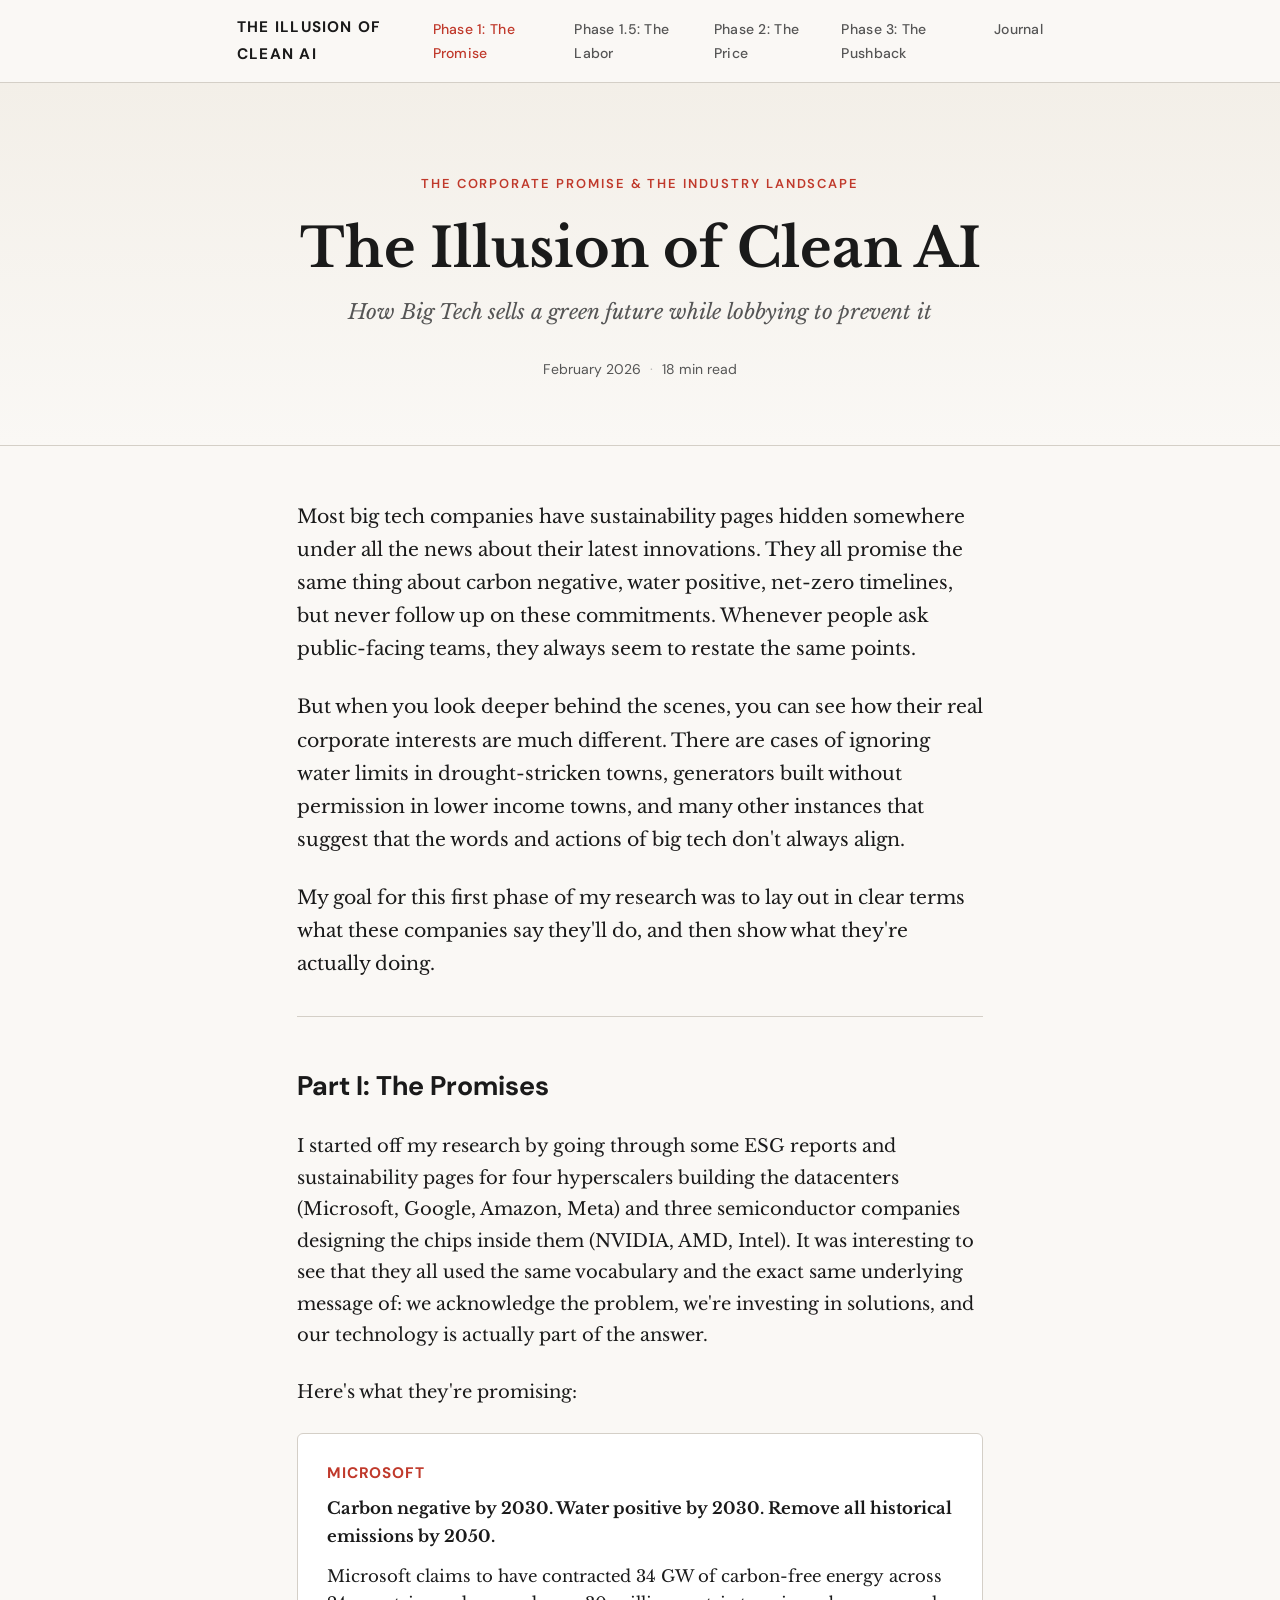
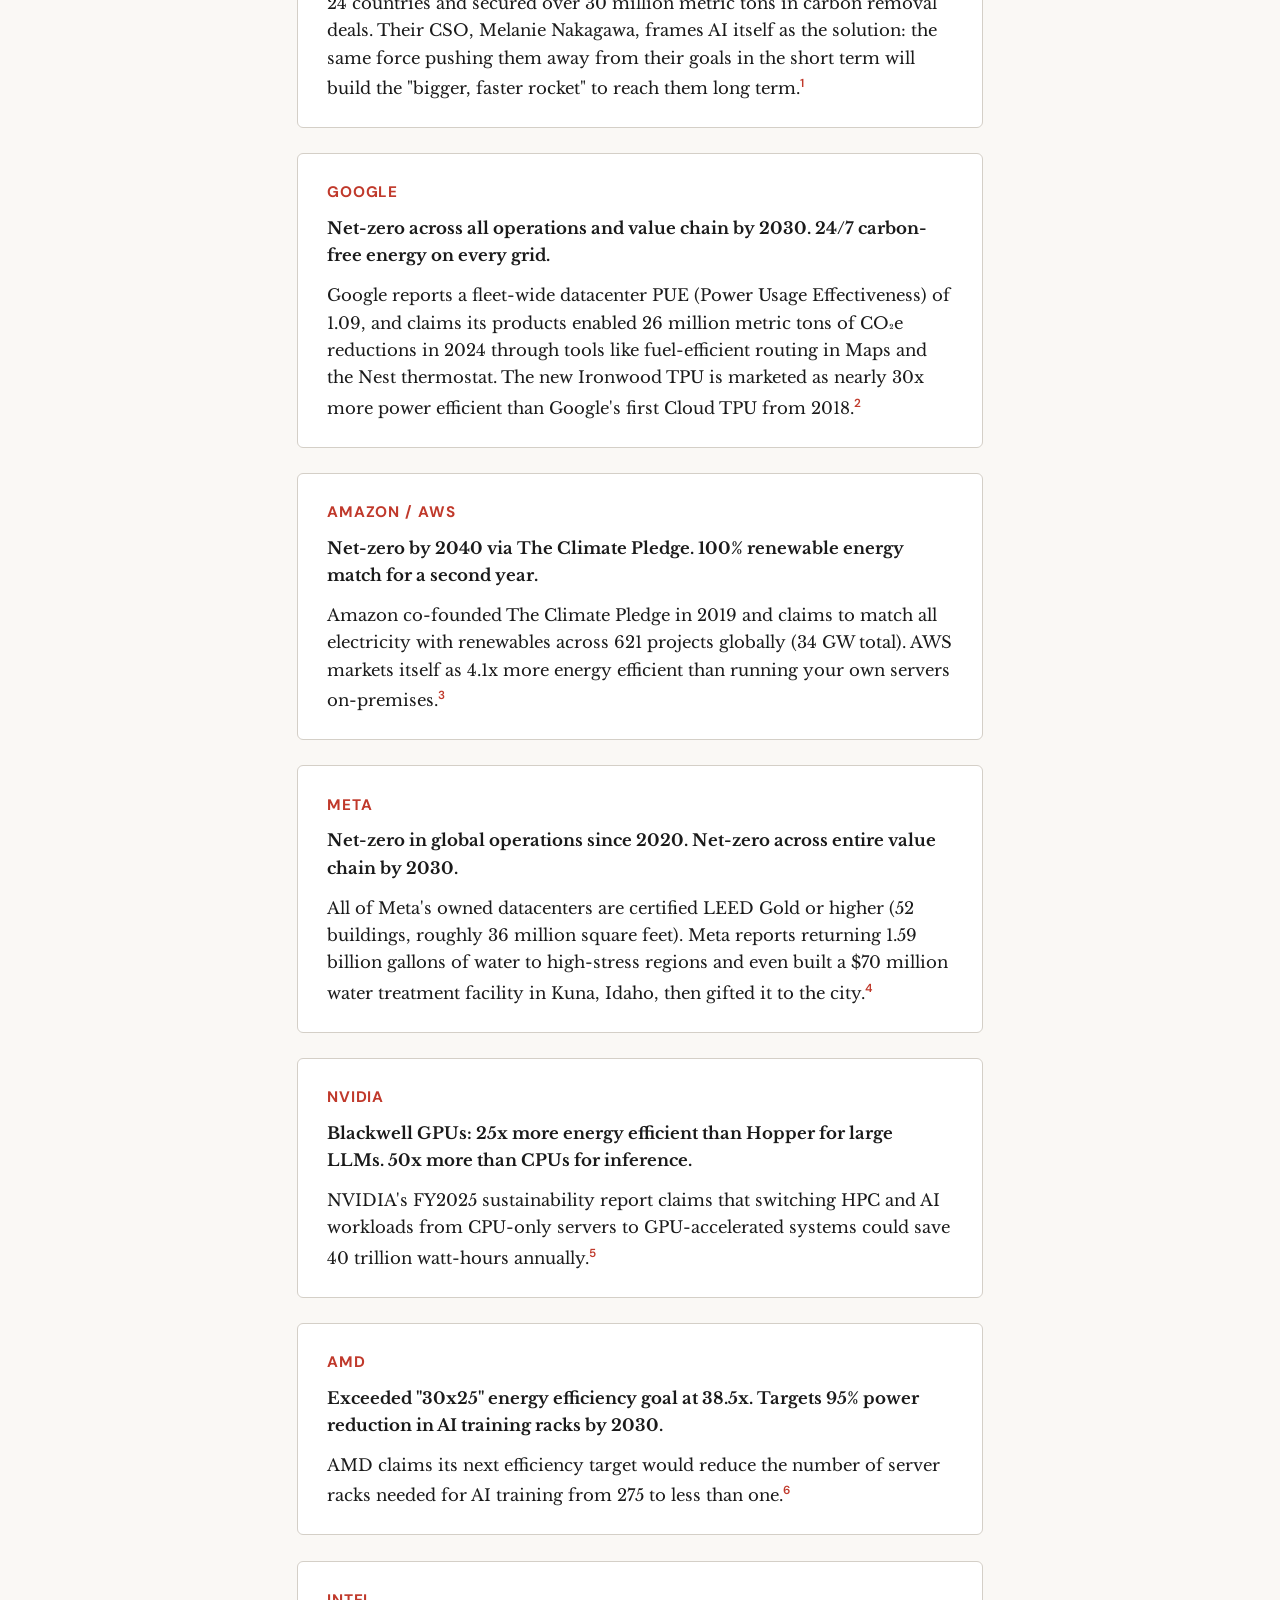
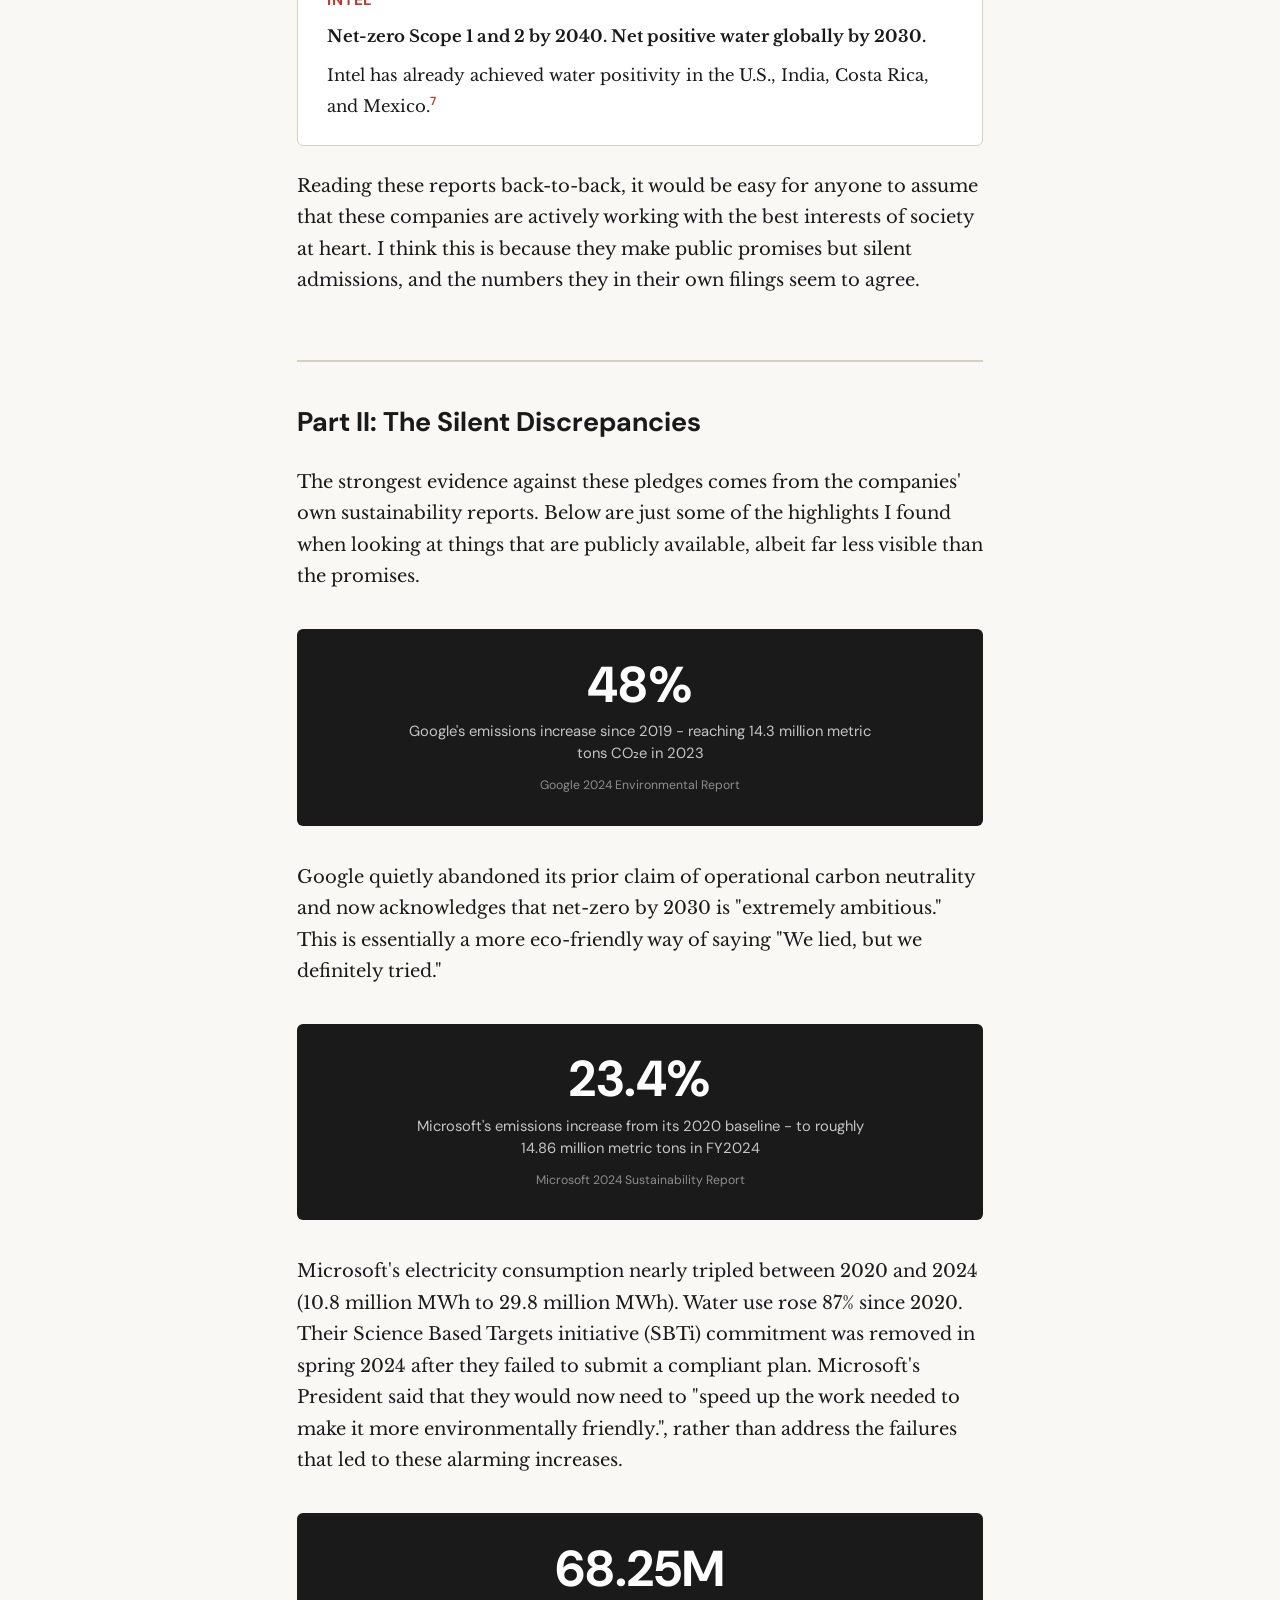
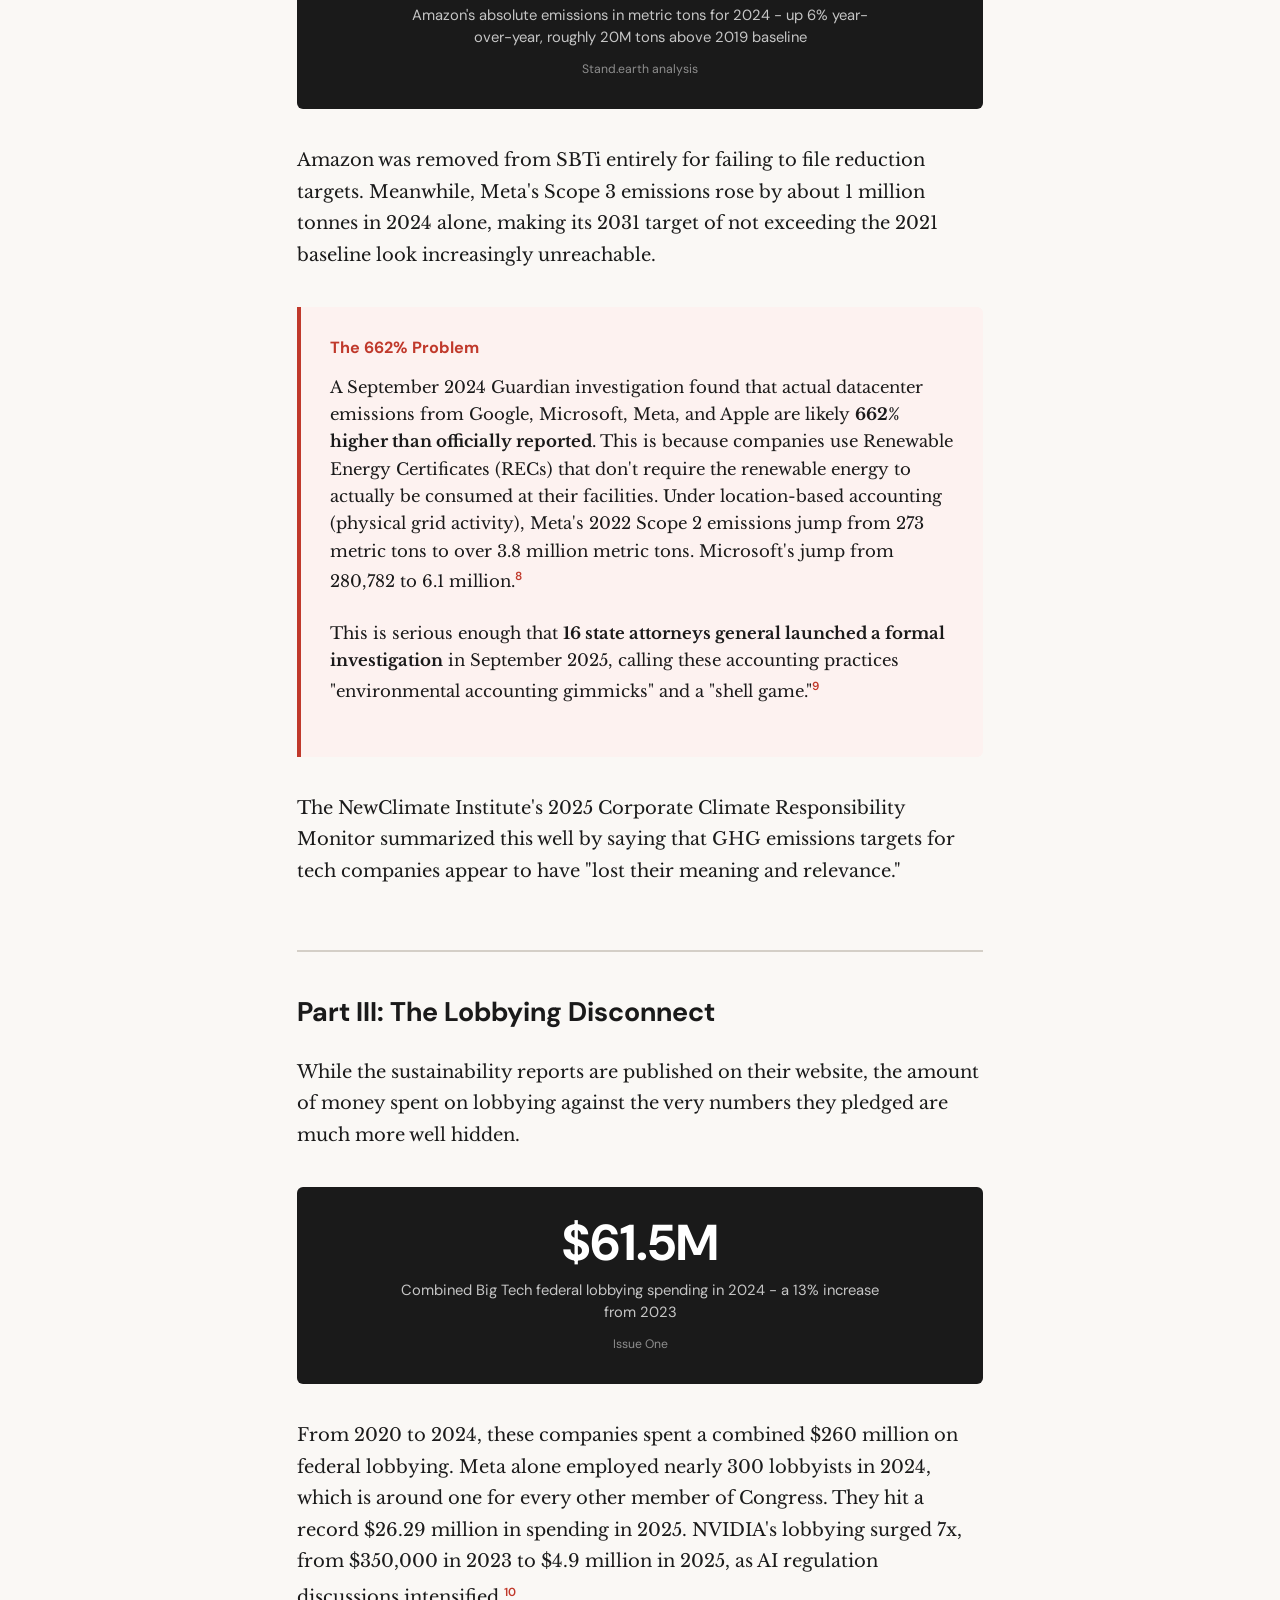
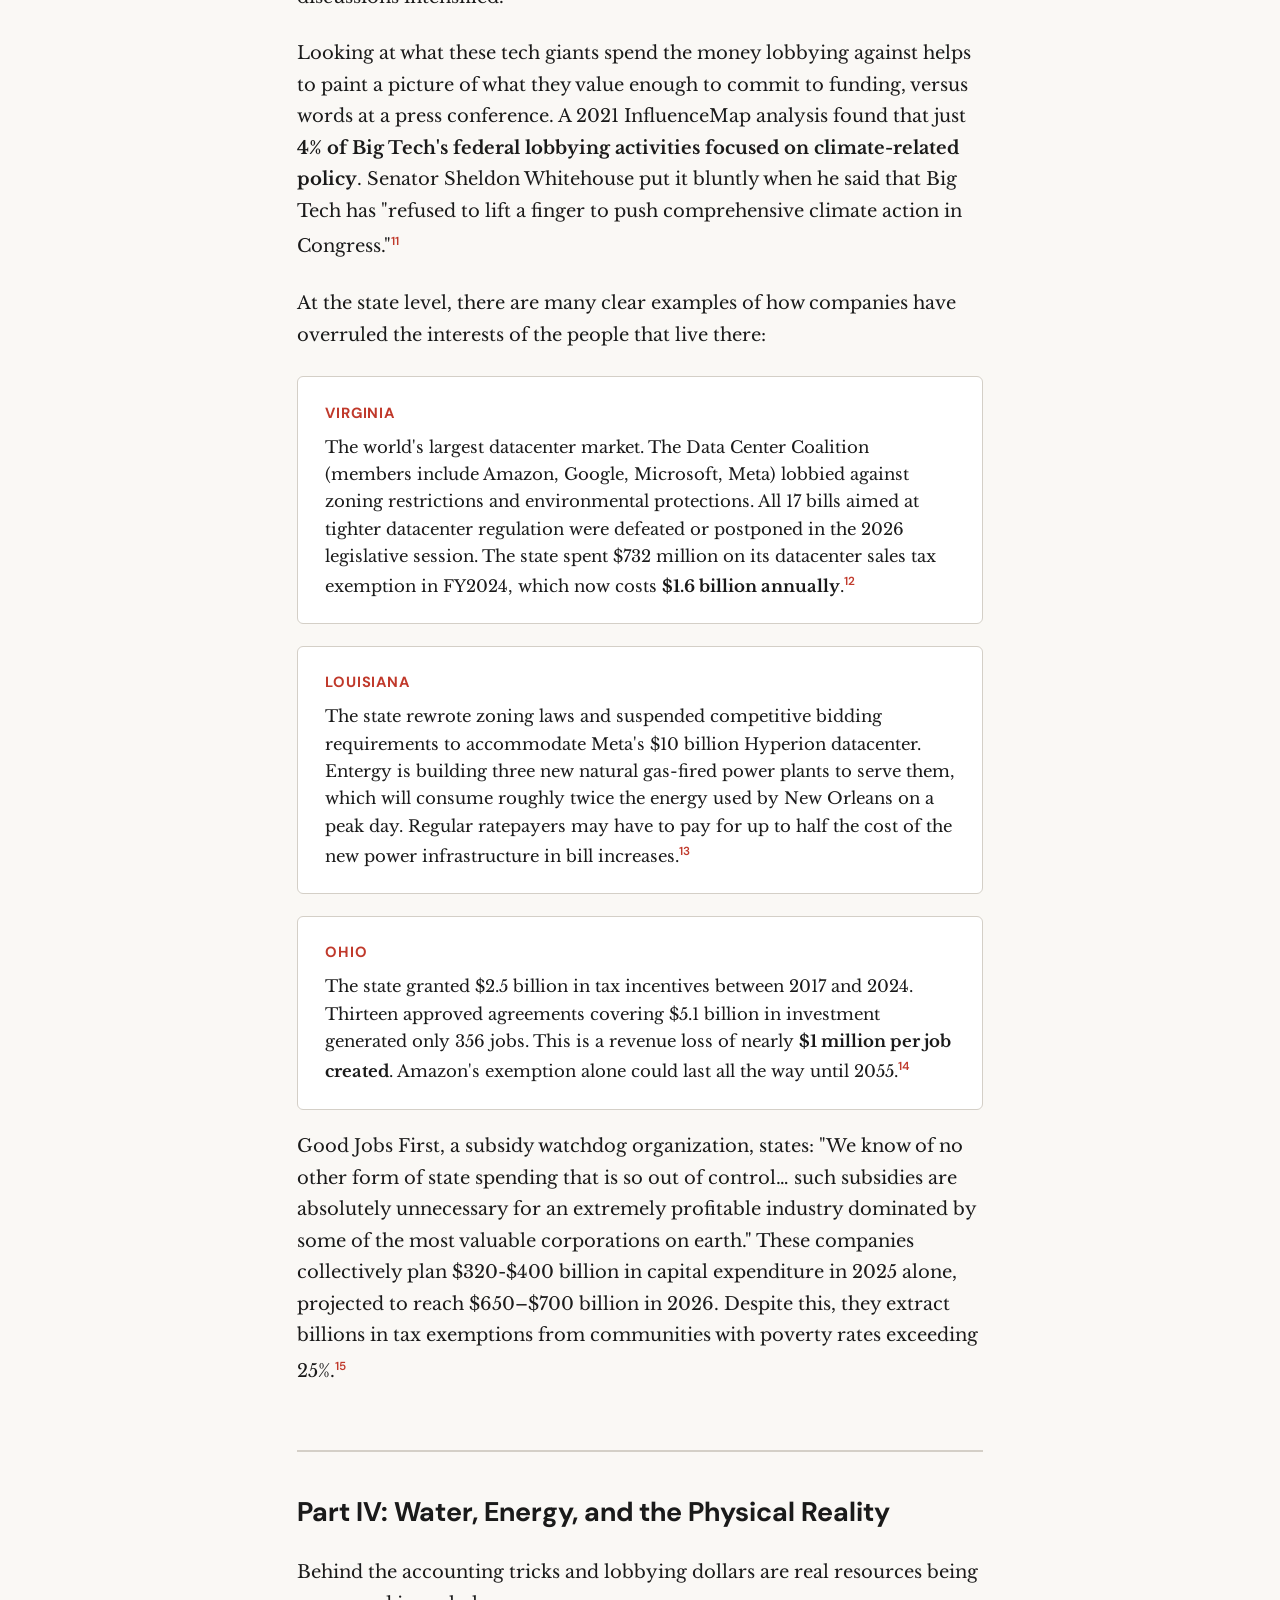
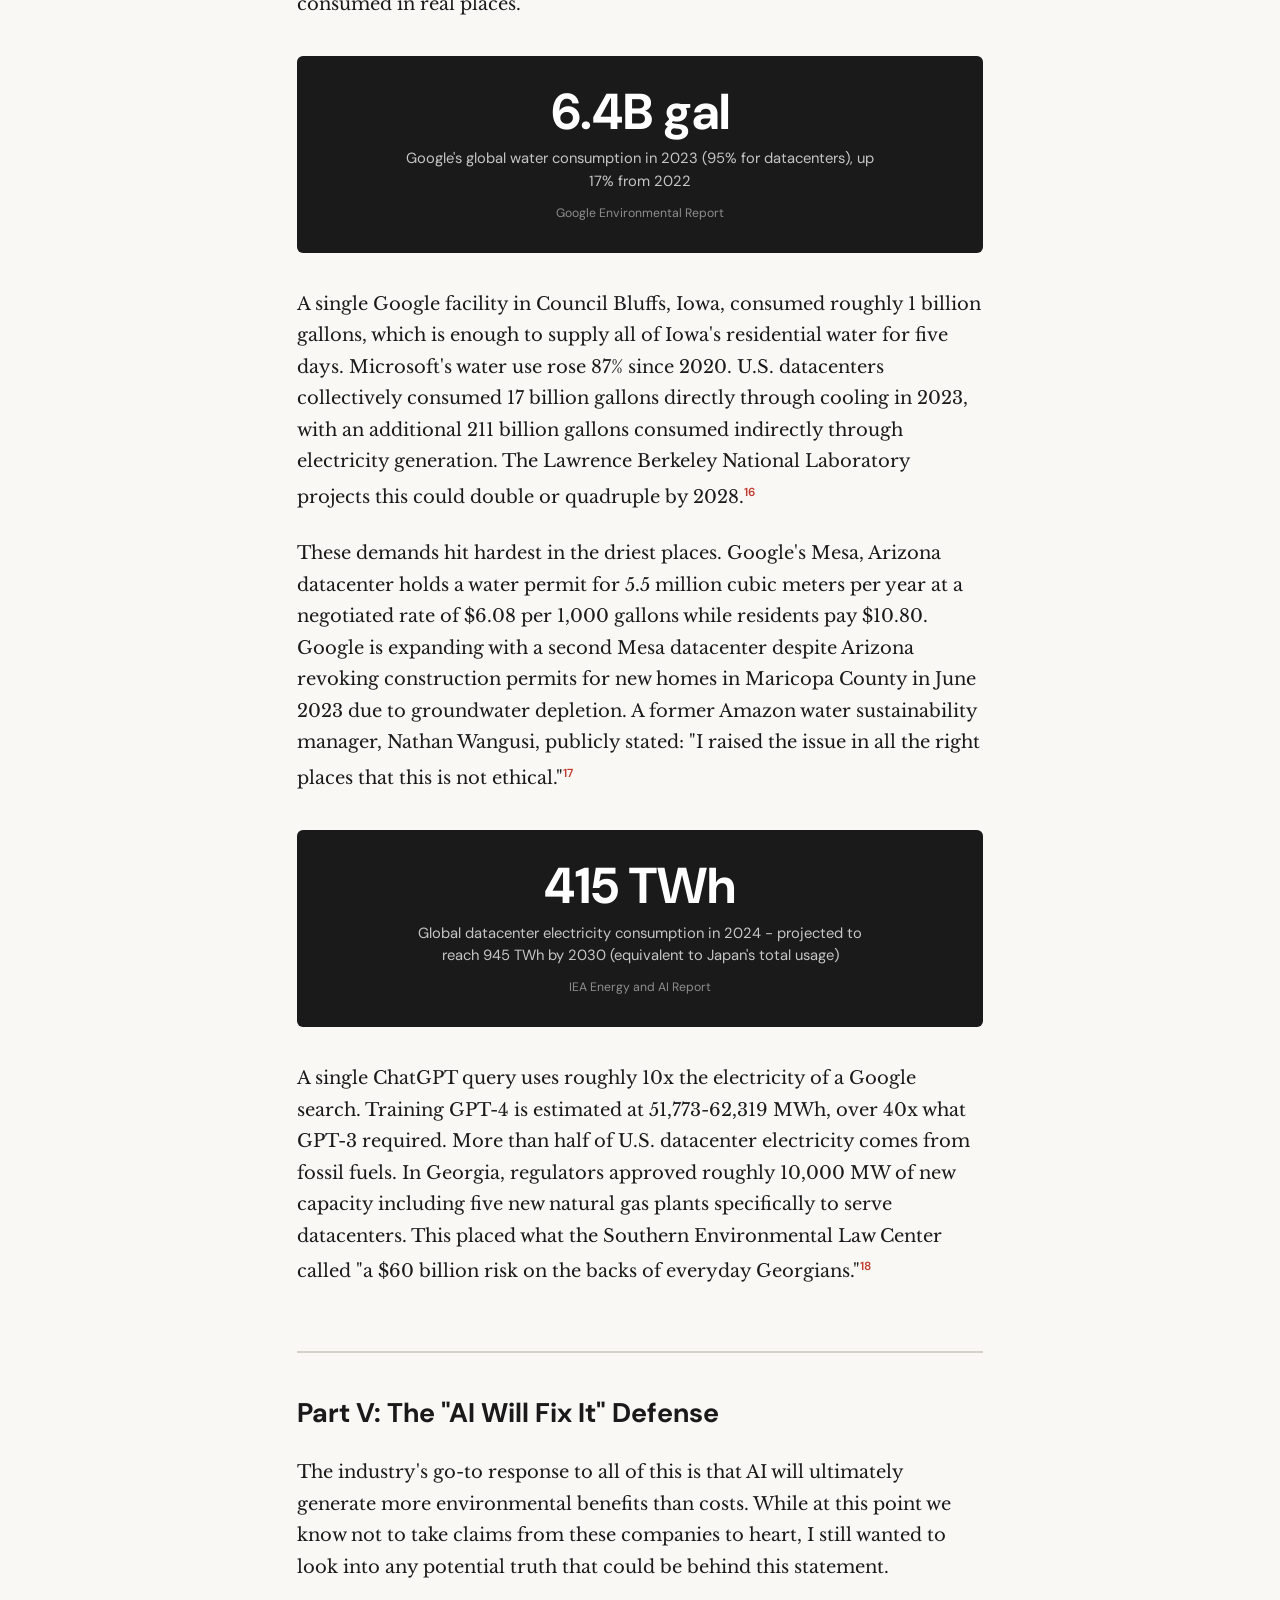
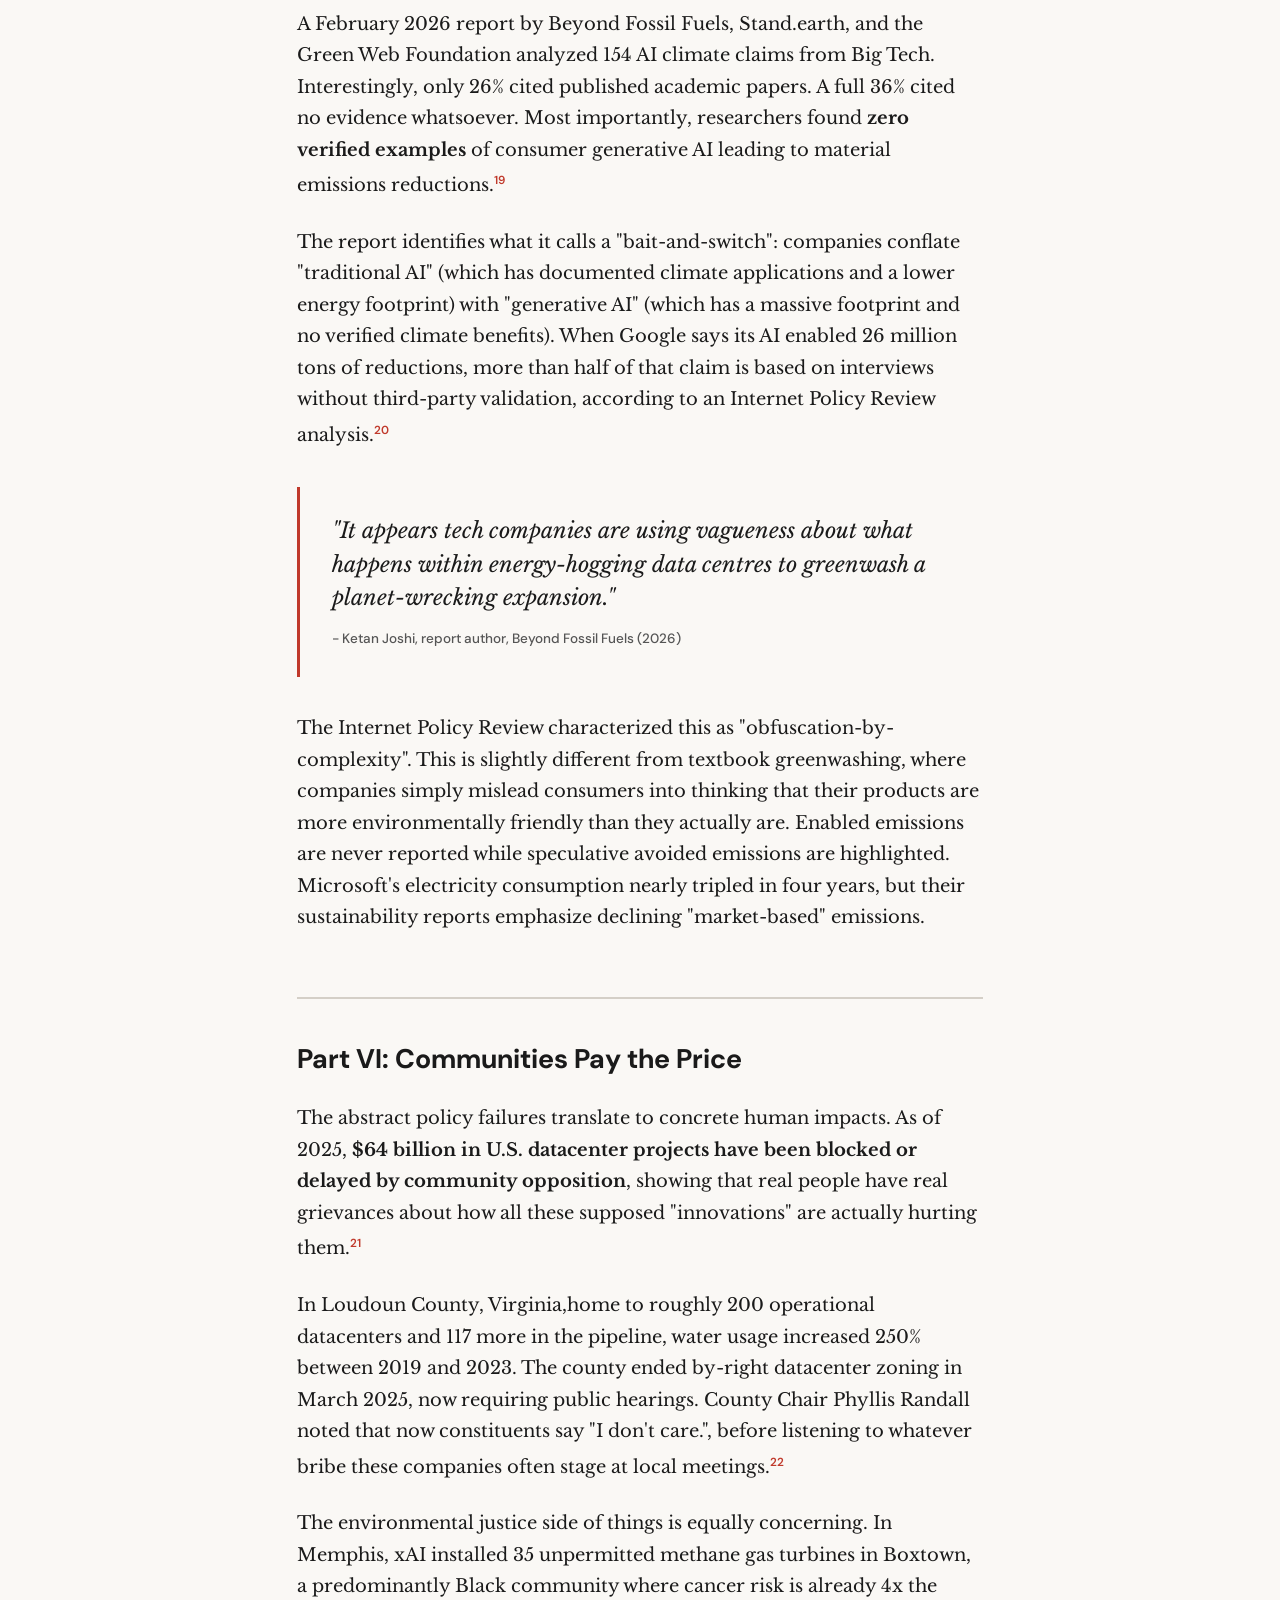
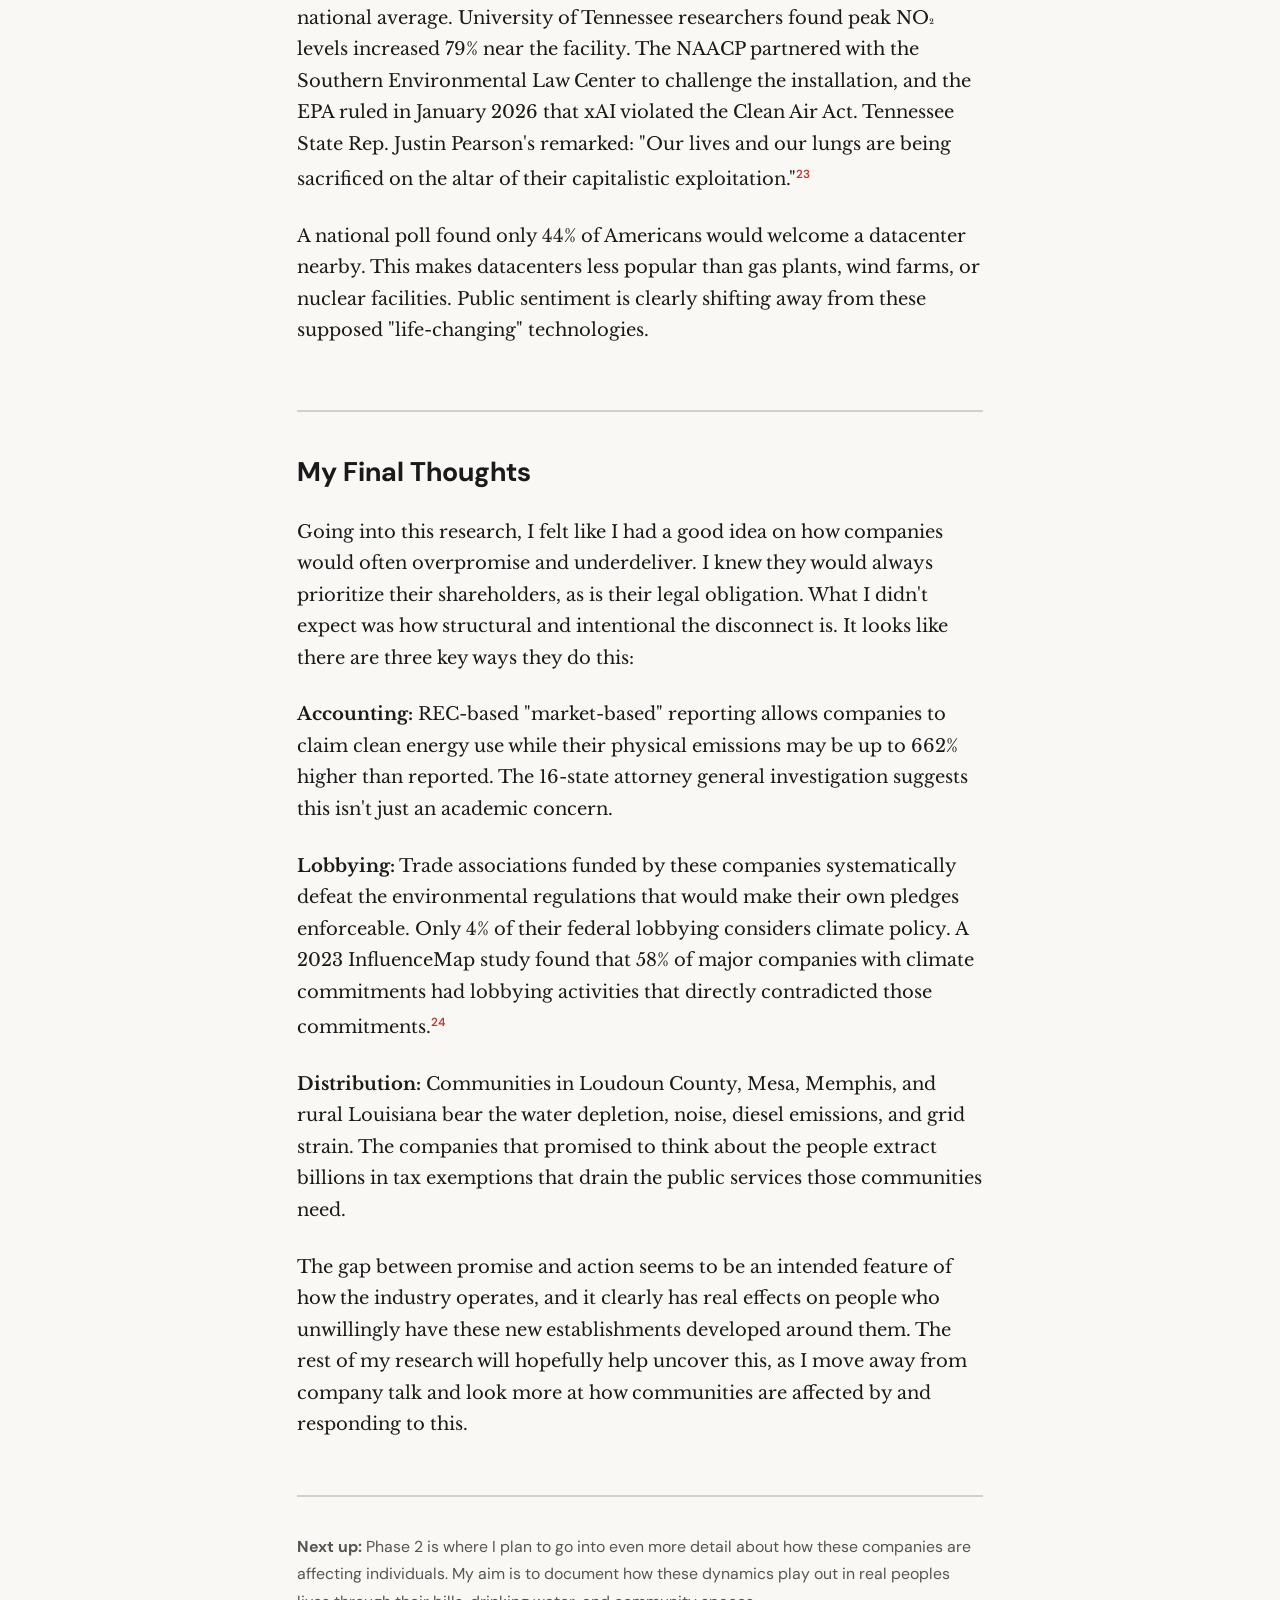
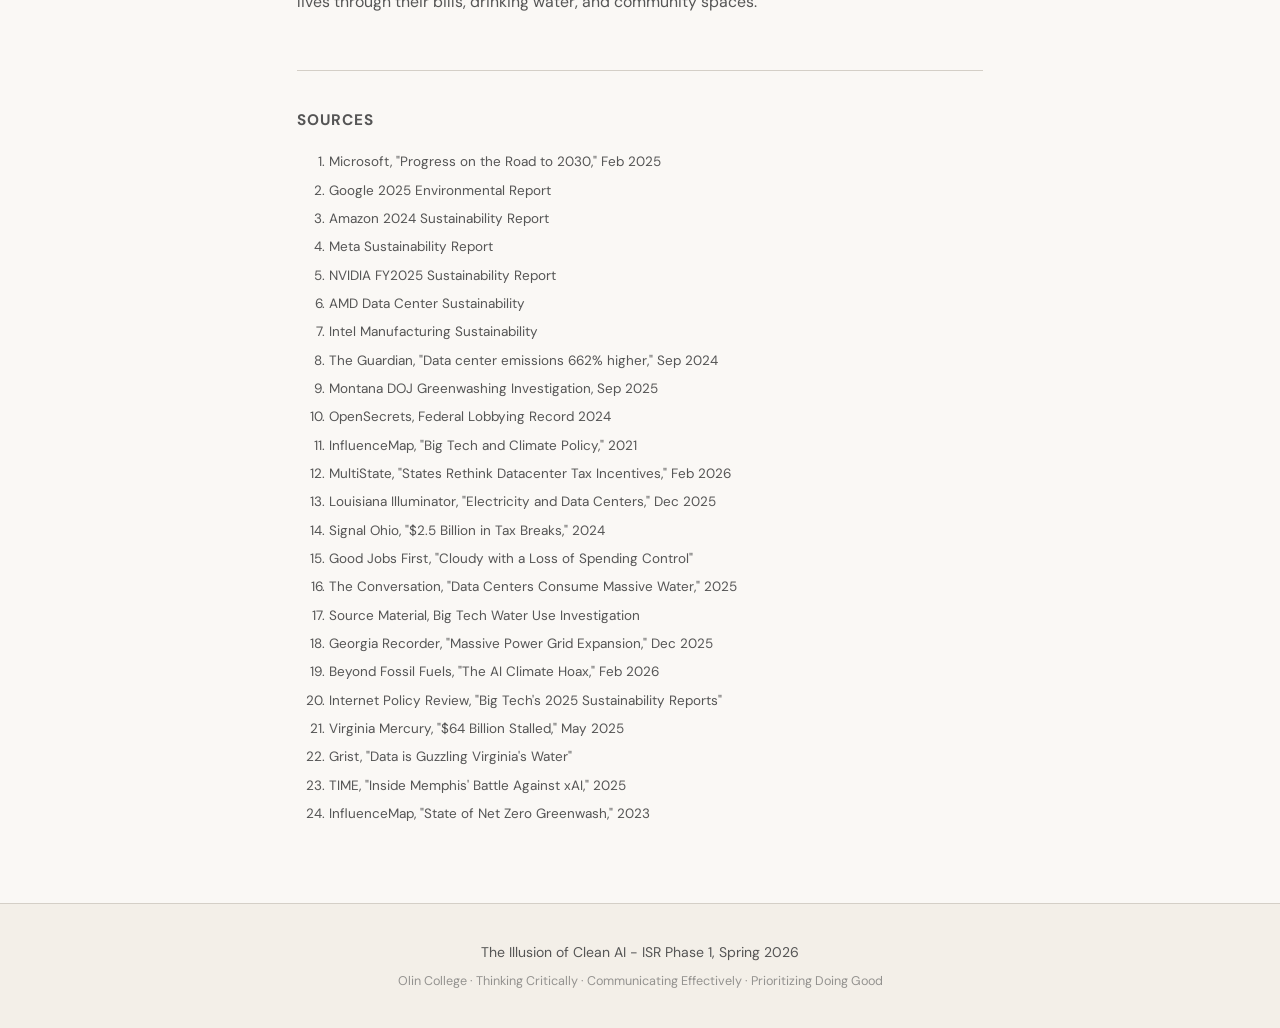
<file: index.html>
<!DOCTYPE html>
<html lang="en">
<head>
    <meta charset="UTF-8">
    <meta name="viewport" content="width=device-width, initial-scale=1.0">
    <title>The Illusion of Clean AI - Phase 1</title>
    <link href="https://fonts.googleapis.com/css2?family=Libre+Baskerville:ital,wght@0,400;0,700;1,400&family=DM+Sans:wght@400;500;600;700&family=JetBrains+Mono:wght@400;500&display=swap" rel="stylesheet">
    <link rel="stylesheet" href="style.css">
</head>
<body>
    <nav class="site-nav">
        <div class="nav-inner">
            <a href="index.html" class="nav-logo">The Illusion of Clean AI</a>
            <div class="nav-links">
                <a href="index.html" class="active">Phase 1: The Promise</a>
                <a href="phase1-5.html">Phase 1.5: The Labor</a>
                <a href="phase2.html">Phase 2: The Price</a>
                <a href="phase3.html">Phase 3: The Pushback</a>
                <a href="journal.html">Journal</a>
            </div>
        </div>
    </nav>

    <header class="hero">
        <div class="hero-inner">
            <div class="hero-label">The Corporate Promise & The Industry Landscape</div>
            <h1>The Illusion of Clean AI</h1>
            <p class="hero-subtitle">How Big Tech sells a green future while lobbying to prevent it</p>
            <div class="hero-meta">
                <span class="date">February 2026</span>
                <span class="sep">·</span>
                <span class="read-time">18 min read</span>
            </div>
        </div>
    </header>

    <main class="content">
        <article class="post">

            <div class="lede">
                <p>Most big tech companies have sustainability pages hidden somewhere under all the news about their latest innovations. They all promise the same thing about carbon negative, water positive, net-zero timelines, but never follow up on these commitments. Whenever people ask public-facing teams, they always seem to restate the same points.</p>
                <p>But when you look deeper behind the scenes, you can see how their real corporate interests are much different. There are cases of ignoring water limits in drought-stricken towns, generators built without permission in lower income towns, and many other instances that suggest that the words and actions of big tech don't always align.</p>
                <p>My goal for this first phase of my research was to lay out in clear terms what these companies say they'll do, and then show what they're actually doing.</p>
            </div>

            <!-- SECTION 1 -->
            <h2>Part I: The Promises</h2>

            <p>I started off my research by going through some ESG reports and sustainability pages for four hyperscalers building the datacenters (Microsoft, Google, Amazon, Meta) and three semiconductor companies designing the chips inside them (NVIDIA, AMD, Intel). It was interesting to see that they all used the same vocabulary and the exact same underlying message of: we acknowledge the problem, we're investing in solutions, and our technology is actually part of the answer.</p>

            <p>Here's what they're promising:</p>

            <div class="company-card">
                <h3>Microsoft</h3>
                <p><strong>Carbon negative by 2030. Water positive by 2030. Remove all historical emissions by 2050.</strong></p>
                <p>Microsoft claims to have contracted 34 GW of carbon-free energy across 24 countries and secured over 30 million metric tons in carbon removal deals. Their CSO, Melanie Nakagawa, frames AI itself as the solution: the same force pushing them away from their goals in the short term will build the "bigger, faster rocket" to reach them long term.<sup><a href="https://blogs.microsoft.com/on-the-issues/2025/02/13/progress-on-the-road-to-2030/" target="_blank">1</a></sup></p>
            </div>

            <div class="company-card">
                <h3>Google</h3>
                <p><strong>Net-zero across all operations and value chain by 2030. 24/7 carbon-free energy on every grid.</strong></p>
                <p>Google reports a fleet-wide datacenter PUE (Power Usage Effectiveness) of 1.09, and claims its products enabled 26 million metric tons of CO₂e reductions in 2024 through tools like fuel-efficient routing in Maps and the Nest thermostat. The new Ironwood TPU is marketed as nearly 30x more power efficient than Google's first Cloud TPU from 2018.<sup><a href="https://sustainability.google/google-2025-environmental-report/" target="_blank">2</a></sup></p>
            </div>

            <div class="company-card">
                <h3>Amazon / AWS</h3>
                <p><strong>Net-zero by 2040 via The Climate Pledge. 100% renewable energy match for a second year.</strong></p>
                <p>Amazon co-founded The Climate Pledge in 2019 and claims to match all electricity with renewables across 621 projects globally (34 GW total). AWS markets itself as 4.1x more energy efficient than running your own servers on-premises.<sup><a href="https://sustainability.aboutamazon.com/2024-report" target="_blank">3</a></sup></p>
            </div>

            <div class="company-card">
                <h3>Meta</h3>
                <p><strong>Net-zero in global operations since 2020. Net-zero across entire value chain by 2030.</strong></p>
                <p>All of Meta's owned datacenters are certified LEED Gold or higher (52 buildings, roughly 36 million square feet). Meta reports returning 1.59 billion gallons of water to high-stress regions and even built a $70 million water treatment facility in Kuna, Idaho, then gifted it to the city.<sup><a href="https://sustainability.atmeta.com/" target="_blank">4</a></sup></p>
            </div>

            <div class="company-card">
                <h3>NVIDIA</h3>
                <p><strong>Blackwell GPUs: 25x more energy efficient than Hopper for large LLMs. 50x more than CPUs for inference.</strong></p>
                <p>NVIDIA's FY2025 sustainability report claims that switching HPC and AI workloads from CPU-only servers to GPU-accelerated systems could save 40 trillion watt-hours annually.<sup><a href="https://images.nvidia.com/aem-dam/Solutions/documents/NVIDIA-Sustainability-Report-Fiscal-Year-2025.pdf" target="_blank">5</a></sup></p>
            </div>

            <div class="company-card">
                <h3>AMD</h3>
                <p><strong>Exceeded "30x25" energy efficiency goal at 38.5x. Targets 95% power reduction in AI training racks by 2030.</strong></p>
                <p>AMD claims its next efficiency target would reduce the number of server racks needed for AI training from 275 to less than one.<sup><a href="https://www.amd.com/en/corporate/corporate-responsibility/data-center-sustainability.html" target="_blank">6</a></sup></p>
            </div>

            <div class="company-card">
                <h3>Intel</h3>
                <p><strong>Net-zero Scope 1 and 2 by 2040. Net positive water globally by 2030.</strong></p>
                <p>Intel has already achieved water positivity in the U.S., India, Costa Rica, and Mexico.<sup><a href="https://www.intel.com/content/www/us/en/foundry/manufacturing/sustainability.html" target="_blank">7</a></sup></p>
            </div>

            <p>Reading these reports back-to-back, it would be easy for anyone to assume that these companies are actively working with the best interests of society at heart. I think this is because they make public promises but silent admissions, and the numbers they in their own filings seem to agree.</p>

            <!-- SECTION 2 -->
            <h2>Part II: The Silent Discrepancies</h2>

            <p>The strongest evidence against these pledges comes from the companies' own sustainability reports. Below are just some of the highlights I found when looking at things that are publicly available, albeit far less visible than the promises.</p>

            <div class="stat-block">
                <div class="stat-number">48%</div>
                <div class="stat-label">Google's emissions increase since 2019 - reaching 14.3 million metric tons CO₂e in 2023</div>
                <div class="stat-source"><a href="https://blog.google/outreach-initiatives/sustainability/2024-environmental-report/" target="_blank">Google 2024 Environmental Report</a></div>
            </div>

            <p>Google quietly abandoned its prior claim of operational carbon neutrality and now acknowledges that net-zero by 2030 is "extremely ambitious." This is essentially a more eco-friendly way of saying "We lied, but we definitely tried."</p>

            <div class="stat-block">
                <div class="stat-number">23.4%</div>
                <div class="stat-label">Microsoft's emissions increase from its 2020 baseline - to roughly 14.86 million metric tons in FY2024</div>
                <div class="stat-source"><a href="https://blogs.microsoft.com/on-the-issues/2024/05/15/microsoft-environmental-sustainability-report-2024/" target="_blank">Microsoft 2024 Sustainability Report</a></div>
            </div>

            <p>Microsoft's electricity consumption nearly tripled between 2020 and 2024 (10.8 million MWh to 29.8 million MWh). Water use rose 87% since 2020. Their Science Based Targets initiative (SBTi) commitment was removed in spring 2024 after they failed to submit a compliant plan. Microsoft's President said that they would now need to "speed up the work needed to make it more environmentally friendly.", rather than address the failures that led to these alarming increases.</p>

            <div class="stat-block">
                <div class="stat-number">68.25M</div>
                <div class="stat-label">Amazon's absolute emissions in metric tons for 2024 - up 6% year-over-year, roughly 20M tons above 2019 baseline</div>
                <div class="stat-source"><a href="https://stand.earth/press-releases/amazons-sustainability-report-shows-the-company-moving-the-wrong-way-on-climate-with-continued-emissions-growth/" target="_blank">Stand.earth analysis</a></div>
            </div>

            <p>Amazon was removed from SBTi entirely for failing to file reduction targets. Meanwhile, Meta's Scope 3 emissions rose by about 1 million tonnes in 2024 alone, making its 2031 target of not exceeding the 2021 baseline look increasingly unreachable.</p>

            <div class="callout">
                <h4>The 662% Problem</h4>
                <p>A September 2024 Guardian investigation found that actual datacenter emissions from Google, Microsoft, Meta, and Apple are likely <strong>662% higher than officially reported</strong>. This is because companies use Renewable Energy Certificates (RECs) that don't require the renewable energy to actually be consumed at their facilities. Under location-based accounting (physical grid activity), Meta's 2022 Scope 2 emissions jump from 273 metric tons to over 3.8 million metric tons. Microsoft's jump from 280,782 to 6.1 million.<sup><a href="https://www.theguardian.com/technology/2024/sep/15/data-center-gas-emissions-tech" target="_blank">8</a></sup></p>
                <p>This is serious enough that <strong>16 state attorneys general launched a formal investigation</strong> in September 2025, calling these accounting practices "environmental accounting gimmicks" and a "shell game."<sup><a href="https://dojmt.gov/attorney-general-knudsen-launches-investigation-into-big-tech-companies/" target="_blank">9</a></sup></p>
            </div>

            <p>The NewClimate Institute's 2025 Corporate Climate Responsibility Monitor summarized this well by saying that GHG emissions targets for tech companies appear to have "lost their meaning and relevance."</p>

            <!-- SECTION 3 -->
            <h2>Part III: The Lobbying Disconnect</h2>

            <p>While the sustainability reports are published on their website, the amount of money spent on lobbying against the very numbers they pledged are much more well hidden.</p>

            <div class="stat-block">
                <div class="stat-number">$61.5M</div>
                <div class="stat-label">Combined Big Tech federal lobbying spending in 2024 - a 13% increase from 2023</div>
                <div class="stat-source"><a href="https://issueone.org/articles/big-tech-spent-record-sums-on-lobbying-last-year/" target="_blank">Issue One</a></div>
            </div>

            <p>From 2020 to 2024, these companies spent a combined $260 million on federal lobbying. Meta alone employed nearly 300 lobbyists in 2024, which is around one for every other member of Congress. They hit a record $26.29 million in spending in 2025. NVIDIA's lobbying surged 7x, from $350,000 in 2023 to $4.9 million in 2025, as AI regulation discussions intensified.<sup><a href="https://www.opensecrets.org/news/2025/02/federal-lobbying-set-new-record-in-2024/" target="_blank">10</a></sup></p>

            <p>Looking at what these tech giants spend the money lobbying against helps to paint a picture of what they value enough to commit to funding, versus words at a press conference. A 2021 InfluenceMap analysis found that just <strong>4% of Big Tech's federal lobbying activities focused on climate-related policy</strong>. Senator Sheldon Whitehouse put it bluntly when he said that Big Tech has "refused to lift a finger to push comprehensive climate action in Congress."<sup><a href="https://influencemap.org/report/Big-Tech-and-Climate-Policy-afb476c56f217ea0ab351d79096df04a" target="_blank">11</a></sup></p>

            <p>At the state level, there are many clear examples of how companies have overruled the interests of the people that live there:</p>

            <div class="example-block">
                <h4>Virginia</h4>
                <p>The world's largest datacenter market. The Data Center Coalition (members include Amazon, Google, Microsoft, Meta) lobbied against zoning restrictions and environmental protections. All 17 bills aimed at tighter datacenter regulation were defeated or postponed in the 2026 legislative session. The state spent $732 million on its datacenter sales tax exemption in FY2024, which now costs <strong>$1.6 billion annually</strong>.<sup><a href="https://www.multistate.us/insider/2026/2/4/states-rethink-data-center-tax-incentives-as-costs-soar" target="_blank">12</a></sup></p>
            </div>

            <div class="example-block">
                <h4>Louisiana</h4>
                <p>The state rewrote zoning laws and suspended competitive bidding requirements to accommodate Meta's $10 billion Hyperion datacenter. Entergy is building three new natural gas-fired power plants to serve them, which will consume roughly twice the energy used by New Orleans on a peak day. Regular ratepayers may have to pay for up to half the cost of the new power infrastructure in bill increases.<sup><a href="https://lailluminator.com/2025/12/19/electricity-data-centers/" target="_blank">13</a></sup></p>
            </div>

            <div class="example-block">
                <h4>Ohio</h4>
                <p>The state granted $2.5 billion in tax incentives between 2017 and 2024. Thirteen approved agreements covering $5.1 billion in investment generated only 356 jobs. This is a revenue loss of nearly <strong>$1 million per job created</strong>. Amazon's exemption alone could last all the way until 2055.<sup><a href="https://signalohio.org/data-centers-have-claimed-2-5-billion-in-tax-breaks-since-2017-report-says/" target="_blank">14</a></sup></p>
            </div>

            <p>Good Jobs First, a subsidy watchdog organization, states: "We know of no other form of state spending that is so out of control… such subsidies are absolutely unnecessary for an extremely profitable industry dominated by some of the most valuable corporations on earth." These companies collectively plan $320-$400 billion in capital expenditure in 2025 alone, projected to reach $650–$700 billion in 2026. Despite this, they extract billions in tax exemptions from communities with poverty rates exceeding 25%.<sup><a href="https://goodjobsfirst.org/cloudy-with-a-loss-of-spending-control-how-data-centers-are-endangering-state-budgets/" target="_blank">15</a></sup></p>

            <!-- SECTION 4 -->
            <h2>Part IV: Water, Energy, and the Physical Reality</h2>

            <p>Behind the accounting tricks and lobbying dollars are real resources being consumed in real places.</p>

            <div class="stat-block">
                <div class="stat-number">6.4B gal</div>
                <div class="stat-label">Google's global water consumption in 2023 (95% for datacenters), up 17% from 2022</div>
                <div class="stat-source"><a href="https://sustainability.google/reports/google-2024-environmental-report/" target="_blank">Google Environmental Report</a></div>
            </div>

            <p>A single Google facility in Council Bluffs, Iowa, consumed roughly 1 billion gallons, which is enough to supply all of Iowa's residential water for five days. Microsoft's water use rose 87% since 2020. U.S. datacenters collectively consumed 17 billion gallons directly through cooling in 2023, with an additional 211 billion gallons consumed indirectly through electricity generation. The Lawrence Berkeley National Laboratory projects this could double or quadruple by 2028.<sup><a href="https://theconversation.com/data-centers-consume-massive-amounts-of-water-companies-rarely-tell-the-public-exactly-how-much-262901" target="_blank">16</a></sup></p>

            <p>These demands hit hardest in the driest places. Google's Mesa, Arizona datacenter holds a water permit for 5.5 million cubic meters per year at a negotiated rate of $6.08 per 1,000 gallons while residents pay $10.80. Google is expanding with a second Mesa datacenter despite Arizona revoking construction permits for new homes in Maricopa County in June 2023 due to groundwater depletion. A former Amazon water sustainability manager, Nathan Wangusi, publicly stated: "I raised the issue in all the right places that this is not ethical."<sup><a href="https://www.source-material.org/amazon-microsoft-google-trump-data-centres-water-use/" target="_blank">17</a></sup></p>

            <div class="stat-block">
                <div class="stat-number">415 TWh</div>
                <div class="stat-label">Global datacenter electricity consumption in 2024 - projected to reach 945 TWh by 2030 (equivalent to Japan's total usage)</div>
                <div class="stat-source"><a href="https://www.iea.org/reports/energy-and-ai/energy-demand-from-ai" target="_blank">IEA Energy and AI Report</a></div>
            </div>

            <p>A single ChatGPT query uses roughly 10x the electricity of a Google search. Training GPT-4 is estimated at 51,773-62,319 MWh, over 40x what GPT-3 required. More than half of U.S. datacenter electricity comes from fossil fuels. In Georgia, regulators approved roughly 10,000 MW of new capacity including five new natural gas plants specifically to serve datacenters. This placed what the Southern Environmental Law Center called "a $60 billion risk on the backs of everyday Georgians."<sup><a href="https://georgiarecorder.com/2025/12/19/georgia-regulators-approve-massive-power-grid-expansion-to-serve-data-centers/" target="_blank">18</a></sup></p>

            <!-- SECTION 5 -->
            <h2>Part V: The "AI Will Fix It" Defense</h2>

            <p>The industry's go-to response to all of this is that AI will ultimately generate more environmental benefits than costs. While at this point we know not to take claims from these companies to heart, I still wanted to look into any potential truth that could be behind this statement.</p>

            <p>A February 2026 report by Beyond Fossil Fuels, Stand.earth, and the Green Web Foundation analyzed 154 AI climate claims from Big Tech. Interestingly, only 26% cited published academic papers. A full 36% cited no evidence whatsoever. Most importantly, researchers found <strong>zero verified examples</strong> of consumer generative AI leading to material emissions reductions.<sup><a href="https://beyondfossilfuels.org/2026/02/17/the-ai-climate-hoax-behind-the-curtain-of-how-big-tech-greenwashes-impacts/" target="_blank">19</a></sup></p>

            <p>The report identifies what it calls a "bait-and-switch": companies conflate "traditional AI" (which has documented climate applications and a lower energy footprint) with "generative AI" (which has a massive footprint and no verified climate benefits). When Google says its AI enabled 26 million tons of reductions, more than half of that claim is based on interviews without third-party validation, according to an Internet Policy Review analysis.<sup><a href="https://policyreview.info/articles/news/big-techs-2025-sustainability-reports/2027" target="_blank">20</a></sup></p>

            <div class="pullquote">
                "It appears tech companies are using vagueness about what happens within energy-hogging data centres to greenwash a planet-wrecking expansion."
                <cite>- Ketan Joshi, report author, Beyond Fossil Fuels (2026)</cite>
            </div>

            <p>The Internet Policy Review characterized this as "obfuscation-by-complexity". This is slightly different from textbook greenwashing, where companies simply mislead consumers into thinking that their products are more environmentally friendly than they actually are. Enabled emissions are never reported while speculative avoided emissions are highlighted. Microsoft's electricity consumption nearly tripled in four years, but their sustainability reports emphasize declining "market-based" emissions.</p>

            <!-- SECTION 6 -->
            <h2>Part VI: Communities Pay the Price</h2>

            <p>The abstract policy failures translate to concrete human impacts. As of 2025, <strong>$64 billion in U.S. datacenter projects have been blocked or delayed by community opposition</strong>, showing that real people have real grievances about how all these supposed "innovations" are actually hurting them.<sup><a href="https://virginiamercury.com/2025/05/21/report-highlights-community-pushback-stalling-64-billion-in-data-center-development-nationwide/" target="_blank">21</a></sup></p>

            <p>In Loudoun County, Virginia,home to roughly 200 operational datacenters and 117 more in the pipeline, water usage increased 250% between 2019 and 2023. The county ended by-right datacenter zoning in March 2025, now requiring public hearings. County Chair Phyllis Randall noted that now constituents say "I don't care.", before listening to whatever bribe these companies often stage at local meetings.<sup><a href="https://grist.org/technology/surging-demand-data-guzzling-water-ai/" target="_blank">22</a></sup></p>

            <p>The environmental justice side of things is equally concerning. In Memphis, xAI installed 35 unpermitted methane gas turbines in Boxtown, a predominantly Black community where cancer risk is already 4x the national average. University of Tennessee researchers found peak NO₂ levels increased 79% near the facility. The NAACP partnered with the Southern Environmental Law Center to challenge the installation, and the EPA ruled in January 2026 that xAI violated the Clean Air Act. Tennessee State Rep. Justin Pearson's remarked: "Our lives and our lungs are being sacrificed on the altar of their capitalistic exploitation."<sup><a href="https://time.com/7308925/elon-musk-memphis-ai-data-center/" target="_blank">23</a></sup></p>

            <p>A national poll found only 44% of Americans would welcome a datacenter nearby. This makes datacenters less popular than gas plants, wind farms, or nuclear facilities. Public sentiment is clearly shifting away from these supposed "life-changing" technologies.</p>

            <!-- CONCLUSION -->
            <h2>My Final Thoughts</h2>

            <p>Going into this research, I felt like I had a good idea on how companies would often overpromise and underdeliver. I knew they would always prioritize their shareholders, as is their legal obligation. What I didn't expect was how structural and intentional the disconnect is. It looks like there are three key ways they do this:</p>

            <p><strong>Accounting:</strong> REC-based "market-based" reporting allows companies to claim clean energy use while their physical emissions may be up to 662% higher than reported. The 16-state attorney general investigation suggests this isn't just an academic concern.</p>

            <p><strong>Lobbying:</strong> Trade associations funded by these companies systematically defeat the environmental regulations that would make their own pledges enforceable. Only 4% of their federal lobbying considers climate policy. A 2023 InfluenceMap study found that 58% of major companies with climate commitments had lobbying activities that directly contradicted those commitments.<sup><a href="https://influencemap.org/briefing/The-State-of-Net-Zero-Greenwash-24402" target="_blank">24</a></sup></p>

            <p><strong>Distribution:</strong> Communities in Loudoun County, Mesa, Memphis, and rural Louisiana bear the water depletion, noise, diesel emissions, and grid strain. The companies that promised to think about the people extract billions in tax exemptions that drain the public services those communities need.</p>

            <p>The gap between promise and action seems to be an intended feature of how the industry operates, and it clearly has real effects on people who unwillingly have these new establishments developed around them. The rest of my research will hopefully help uncover this, as I move away from company talk and look more at how communities are affected by and responding to this.</p>

            <div class="post-footer">
                <p><strong>Next up:</strong> Phase 2 is where I plan to go into even more detail about how these companies are affecting individuals. My aim is to document how these dynamics play out in real peoples lives through their bills, drinking water, and community spaces.</p>
            </div>

            <div class="sources-section">
                <h3>Sources</h3>
                <ol class="sources-list">
                    <li><a href="https://blogs.microsoft.com/on-the-issues/2025/02/13/progress-on-the-road-to-2030/" target="_blank">Microsoft, "Progress on the Road to 2030," Feb 2025</a></li>
                    <li><a href="https://sustainability.google/google-2025-environmental-report/" target="_blank">Google 2025 Environmental Report</a></li>
                    <li><a href="https://sustainability.aboutamazon.com/2024-report" target="_blank">Amazon 2024 Sustainability Report</a></li>
                    <li><a href="https://sustainability.atmeta.com/" target="_blank">Meta Sustainability Report</a></li>
                    <li><a href="https://images.nvidia.com/aem-dam/Solutions/documents/NVIDIA-Sustainability-Report-Fiscal-Year-2025.pdf" target="_blank">NVIDIA FY2025 Sustainability Report</a></li>
                    <li><a href="https://www.amd.com/en/corporate/corporate-responsibility/data-center-sustainability.html" target="_blank">AMD Data Center Sustainability</a></li>
                    <li><a href="https://www.intel.com/content/www/us/en/foundry/manufacturing/sustainability.html" target="_blank">Intel Manufacturing Sustainability</a></li>
                    <li><a href="https://www.theguardian.com/technology/2024/sep/15/data-center-gas-emissions-tech" target="_blank">The Guardian, "Data center emissions 662% higher," Sep 2024</a></li>
                    <li><a href="https://dojmt.gov/attorney-general-knudsen-launches-investigation-into-big-tech-companies/" target="_blank">Montana DOJ Greenwashing Investigation, Sep 2025</a></li>
                    <li><a href="https://www.opensecrets.org/news/2025/02/federal-lobbying-set-new-record-in-2024/" target="_blank">OpenSecrets, Federal Lobbying Record 2024</a></li>
                    <li><a href="https://influencemap.org/report/Big-Tech-and-Climate-Policy-afb476c56f217ea0ab351d79096df04a" target="_blank">InfluenceMap, "Big Tech and Climate Policy," 2021</a></li>
                    <li><a href="https://www.multistate.us/insider/2026/2/4/states-rethink-data-center-tax-incentives-as-costs-soar" target="_blank">MultiState, "States Rethink Datacenter Tax Incentives," Feb 2026</a></li>
                    <li><a href="https://lailluminator.com/2025/12/19/electricity-data-centers/" target="_blank">Louisiana Illuminator, "Electricity and Data Centers," Dec 2025</a></li>
                    <li><a href="https://signalohio.org/data-centers-have-claimed-2-5-billion-in-tax-breaks-since-2017-report-says/" target="_blank">Signal Ohio, "$2.5 Billion in Tax Breaks," 2024</a></li>
                    <li><a href="https://goodjobsfirst.org/cloudy-with-a-loss-of-spending-control-how-data-centers-are-endangering-state-budgets/" target="_blank">Good Jobs First, "Cloudy with a Loss of Spending Control"</a></li>
                    <li><a href="https://theconversation.com/data-centers-consume-massive-amounts-of-water-companies-rarely-tell-the-public-exactly-how-much-262901" target="_blank">The Conversation, "Data Centers Consume Massive Water," 2025</a></li>
                    <li><a href="https://www.source-material.org/amazon-microsoft-google-trump-data-centres-water-use/" target="_blank">Source Material, Big Tech Water Use Investigation</a></li>
                    <li><a href="https://georgiarecorder.com/2025/12/19/georgia-regulators-approve-massive-power-grid-expansion-to-serve-data-centers/" target="_blank">Georgia Recorder, "Massive Power Grid Expansion," Dec 2025</a></li>
                    <li><a href="https://beyondfossilfuels.org/2026/02/17/the-ai-climate-hoax-behind-the-curtain-of-how-big-tech-greenwashes-impacts/" target="_blank">Beyond Fossil Fuels, "The AI Climate Hoax," Feb 2026</a></li>
                    <li><a href="https://policyreview.info/articles/news/big-techs-2025-sustainability-reports/2027" target="_blank">Internet Policy Review, "Big Tech's 2025 Sustainability Reports"</a></li>
                    <li><a href="https://virginiamercury.com/2025/05/21/report-highlights-community-pushback-stalling-64-billion-in-data-center-development-nationwide/" target="_blank">Virginia Mercury, "$64 Billion Stalled," May 2025</a></li>
                    <li><a href="https://grist.org/technology/surging-demand-data-guzzling-water-ai/" target="_blank">Grist, "Data is Guzzling Virginia's Water"</a></li>
                    <li><a href="https://time.com/7308925/elon-musk-memphis-ai-data-center/" target="_blank">TIME, "Inside Memphis' Battle Against xAI," 2025</a></li>
                    <li><a href="https://influencemap.org/briefing/The-State-of-Net-Zero-Greenwash-24402" target="_blank">InfluenceMap, "State of Net Zero Greenwash," 2023</a></li>
                </ol>
            </div>

        </article>
    </main>

    <footer class="site-footer">
        <div class="footer-inner">
            <p>The Illusion of Clean AI - ISR Phase 1, Spring 2026</p>
            <p class="footer-sub">Olin College · Thinking Critically · Communicating Effectively · Prioritizing Doing Good</p>
        </div>
    </footer>
</body>
</html>
</file>
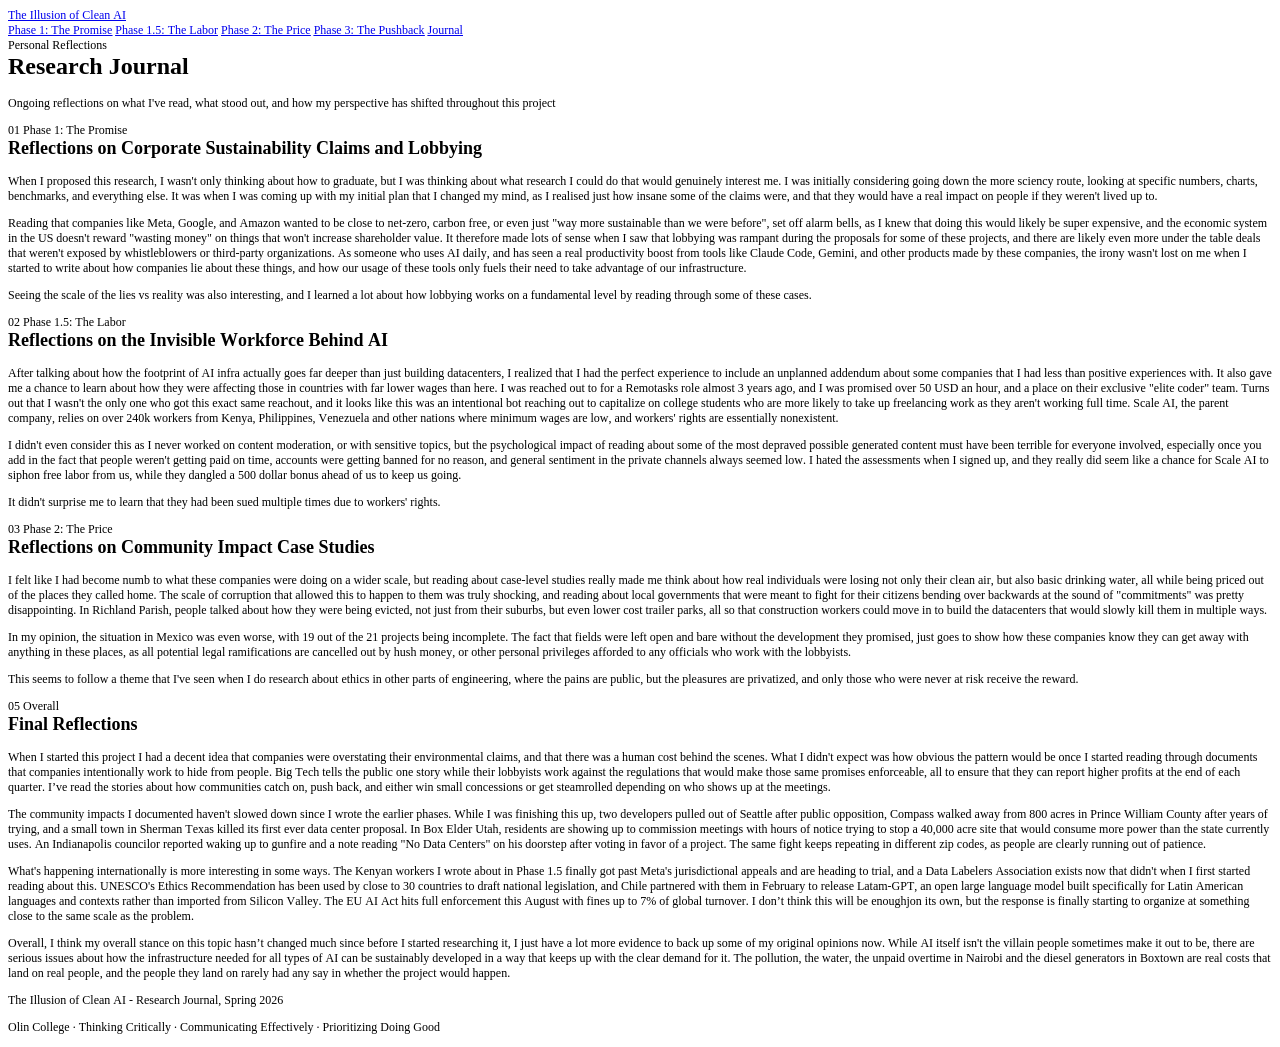
<file: journal.html>
<!DOCTYPE html PUBLIC "-//W3C//DTD HTML 4.01//EN" "http://www.w3.org/TR/html4/strict.dtd">
<html>
<head>
  <meta http-equiv="Content-Type" content="text/html; charset=utf-8">
  <meta http-equiv="Content-Style-Type" content="text/css">
  <title></title>
  <meta name="Generator" content="Cocoa HTML Writer">
  <meta name="CocoaVersion" content="2685.5">
  <style type="text/css">
    p.p1 {margin: 0.0px 0.0px 0.0px 0.0px; font: 12.0px Times; color: #0000e9; -webkit-text-stroke: #0000e9}
    p.p2 {margin: 0.0px 0.0px 0.0px 0.0px; font: 12.0px Times; -webkit-text-stroke: #000000}
    p.p4 {margin: 0.0px 0.0px 12.0px 0.0px; font: 12.0px Times; -webkit-text-stroke: #000000}
    span.s1 {text-decoration: underline ; font-kerning: none}
    span.s2 {font-kerning: none; color: #000000; -webkit-text-stroke: 0px #000000}
    span.s3 {text-decoration: underline ; font-kerning: none; -webkit-text-stroke: 0px #0000e9}
    span.s4 {font-kerning: none}
  </style>
</head>
<body>
<p class="p1"><span class="s1"><a href="file:///Users/kofi/Documents/ai-ahs/index.html">The Illusion of Clean AI</a></span></p>
<p class="p1"><span class="s1"><a href="file:///Users/kofi/Documents/ai-ahs/index.html">Phase 1: The Promise</a></span><span class="s2"> <a href="file:///Users/kofi/Documents/ai-ahs/phase1-5.html"><span class="s3">Phase 1.5: The Labor</span></a> <a href="file:///Users/kofi/Documents/ai-ahs/phase2.html"><span class="s3">Phase 2: The Price</span></a> <a href="file:///Users/kofi/Documents/ai-ahs/phase3.html"><span class="s3">Phase 3: The Pushback</span></a> <a href="file:///Users/kofi/Documents/ai-ahs/journal.html"><span class="s3">Journal</span></a></span></p>
<p class="p2"><span class="s4">Personal Reflections</span></p>
<h1 style="margin: 0.0px 0.0px 16.1px 0.0px; font: 24.0px Times; -webkit-text-stroke: #000000"><span class="s4"><b>Research Journal</b></span></h1>
<p class="p4"><span class="s4">Ongoing reflections on what I've read, what stood out, and how my perspective has shifted throughout this project</span></p>
<p class="p2"><span class="s4">01 Phase 1: The Promise</span></p>
<h2 style="margin: 0.0px 0.0px 14.9px 0.0px; font: 18.0px Times; -webkit-text-stroke: #000000"><span class="s4"><b>Reflections on Corporate Sustainability Claims and Lobbying</b></span></h2>
<p class="p4"><span class="s4">When I proposed this research, I wasn't only thinking about how to graduate, but I was thinking about what research I could do that would genuinely interest me. I was initially considering going down the more sciency route, looking at specific numbers, charts, benchmarks, and everything else. It was when I was coming up with my initial plan that I changed my mind, as I realised just how insane some of the claims were, and that they would have a real impact on people if they weren't lived up to.</span></p>
<p class="p4"><span class="s4">Reading that companies like Meta, Google, and Amazon wanted to be close to net-zero, carbon free, or even just "way more sustainable than we were before", set off alarm bells, as I knew that doing this would likely be super expensive, and the economic system in the US doesn't reward "wasting money" on things that won't increase shareholder value. It therefore made lots of sense when I saw that lobbying was rampant during the proposals for some of these projects, and there are likely even more under the table deals that weren't exposed by whistleblowers or third-party organizations. As someone who uses AI daily, and has seen a real productivity boost from tools like Claude Code, Gemini, and other products made by these companies, the irony wasn't lost on me when I started to write about how companies lie about these things, and how our usage of these tools only fuels their need to take advantage of our infrastructure.</span></p>
<p class="p4"><span class="s4">Seeing the scale of the lies vs reality was also interesting, and I learned a lot about how lobbying works on a fundamental level by reading through some of these cases.</span></p>
<p class="p2"><span class="s4">02 Phase 1.5: The Labor</span></p>
<h2 style="margin: 0.0px 0.0px 14.9px 0.0px; font: 18.0px Times; -webkit-text-stroke: #000000"><span class="s4"><b>Reflections on the Invisible Workforce Behind AI</b></span></h2>
<p class="p4"><span class="s4">After talking about how the footprint of AI infra actually goes far deeper than just building datacenters, I realized that I had the perfect experience to include an unplanned addendum about some companies that I had less than positive experiences with. It also gave me a chance to learn about how they were affecting those in countries with far lower wages than here. I was reached out to for a Remotasks role almost 3 years ago, and I was promised over 50 USD an hour, and a place on their exclusive "elite coder" team. Turns out that I wasn't the only one who got this exact same reachout, and it looks like this was an intentional bot reaching out to capitalize on college students who are more likely to take up freelancing work as they aren't working full time. Scale AI, the parent company, relies on over 240k workers from Kenya, Philippines, Venezuela and other nations where minimum wages are low, and workers' rights are essentially nonexistent.</span></p>
<p class="p4"><span class="s4">I didn't even consider this as I never worked on content moderation, or with sensitive topics, but the psychological impact of reading about some of the most depraved possible generated content must have been terrible for everyone involved, especially once you add in the fact that people weren't getting paid on time, accounts were getting banned for no reason, and general sentiment in the private channels always seemed low. I hated the assessments when I signed up, and they really did seem like a chance for Scale AI to siphon free labor from us, while they dangled a 500 dollar bonus ahead of us to keep us going.</span></p>
<p class="p4"><span class="s4">It didn't surprise me to learn that they had been sued multiple times due to workers' rights.</span></p>
<p class="p2"><span class="s4">03 Phase 2: The Price</span></p>
<h2 style="margin: 0.0px 0.0px 14.9px 0.0px; font: 18.0px Times; -webkit-text-stroke: #000000"><span class="s4"><b>Reflections on Community Impact Case Studies</b></span></h2>
<p class="p4"><span class="s4">I felt like I had become numb to what these companies were doing on a wider scale, but reading about case-level studies really made me think about how real individuals were losing not only their clean air, but also basic drinking water, all while being priced out of the places they called home. The scale of corruption that allowed this to happen to them was truly shocking, and reading about local governments that were meant to fight for their citizens bending over backwards at the sound of "commitments" was pretty disappointing. In Richland Parish, people talked about how they were being evicted, not just from their suburbs, but even lower cost trailer parks, all so that construction workers could move in to build the datacenters that would slowly kill them in multiple ways.</span></p>
<p class="p4"><span class="s4">In my opinion, the situation in Mexico was even worse, with 19 out of the 21 projects being incomplete. The fact that fields were left open and bare without the development they promised, just goes to show how these companies know they can get away with anything in these places, as all potential legal ramifications are cancelled out by hush money, or other personal privileges afforded to any officials who work with the lobbyists.</span></p>
<p class="p4"><span class="s4">This seems to follow a theme that I've seen when I do research about ethics in other parts of engineering, where the pains are public, but the pleasures are privatized, and only those who were never at risk receive the reward.</span></p>
<p class="p2"><span class="s4">05 Overall</span></p>
<h2 style="margin: 0.0px 0.0px 14.9px 0.0px; font: 18.0px Times; -webkit-text-stroke: #000000"><span class="s4"><b>Final Reflections</b></span></h2>
<p class="p4"><span class="s4">When I started this project I had a decent idea that companies were overstating their environmental claims, and that there was a human cost behind the scenes. What I didn't expect was how obvious the pattern would be once I started reading through documents that companies intentionally work to hide from people. Big Tech tells the public one story while their lobbyists work against the regulations that would make those same promises enforceable, all to ensure that they can report higher profits at the end of each quarter. I’ve read the stories about how communities catch on, push back, and either win small concessions or get steamrolled depending on who shows up at the meetings.</span></p>
<p class="p4"><span class="s4">The community impacts I documented haven't slowed down since I wrote the earlier phases. While I was finishing this up, two developers pulled out of Seattle after public opposition, Compass walked away from 800 acres in Prince William County after years of trying, and a small town in Sherman Texas killed its first ever data center proposal. In Box Elder Utah, residents are showing up to commission meetings with hours of notice trying to stop a 40,000 acre site that would consume more power than the state currently uses. An Indianapolis councilor reported waking up to gunfire and a note reading "No Data Centers" on his doorstep after voting in favor of a project. The same fight keeps repeating in different zip codes, as people are clearly running out of patience.</span></p>
<p class="p4"><span class="s4">What's happening internationally is more interesting in some ways. The Kenyan workers I wrote about in Phase 1.5 finally got past Meta's jurisdictional appeals and are heading to trial, and a Data Labelers Association exists now that didn't when I first started reading about this. UNESCO's Ethics Recommendation has been used by close to 30 countries to draft national legislation, and Chile partnered with them in February to release Latam-GPT, an open large language model built specifically for Latin American languages and contexts rather than imported from Silicon Valley. The EU AI Act hits full enforcement this August with fines up to 7% of global turnover. I don’t think this will be enoughjon its own, but the response is finally starting to organize at something close to the same scale as the problem.</span></p>
<p class="p4"><span class="s4">Overall, I think my overall stance on this topic hasn’t changed much since before I started researching it, I just have a lot more evidence to back up some of my original opinions now. While AI itself isn't the villain people sometimes make it out to be, there are serious issues about how the infrastructure needed for all types of AI can be sustainably developed in a way that keeps up with the clear demand for it. The pollution, the water, the unpaid overtime in Nairobi and the diesel generators in Boxtown are real costs that land on real people, and the people they land on rarely had any say in whether the project would happen.</span></p>
<p class="p4"><span class="s4">The Illusion of Clean AI - Research Journal, Spring 2026</span></p>
<p class="p4"><span class="s4">Olin College · Thinking Critically · Communicating Effectively · Prioritizing Doing Good</span></p>
</body>
</html>
</file>
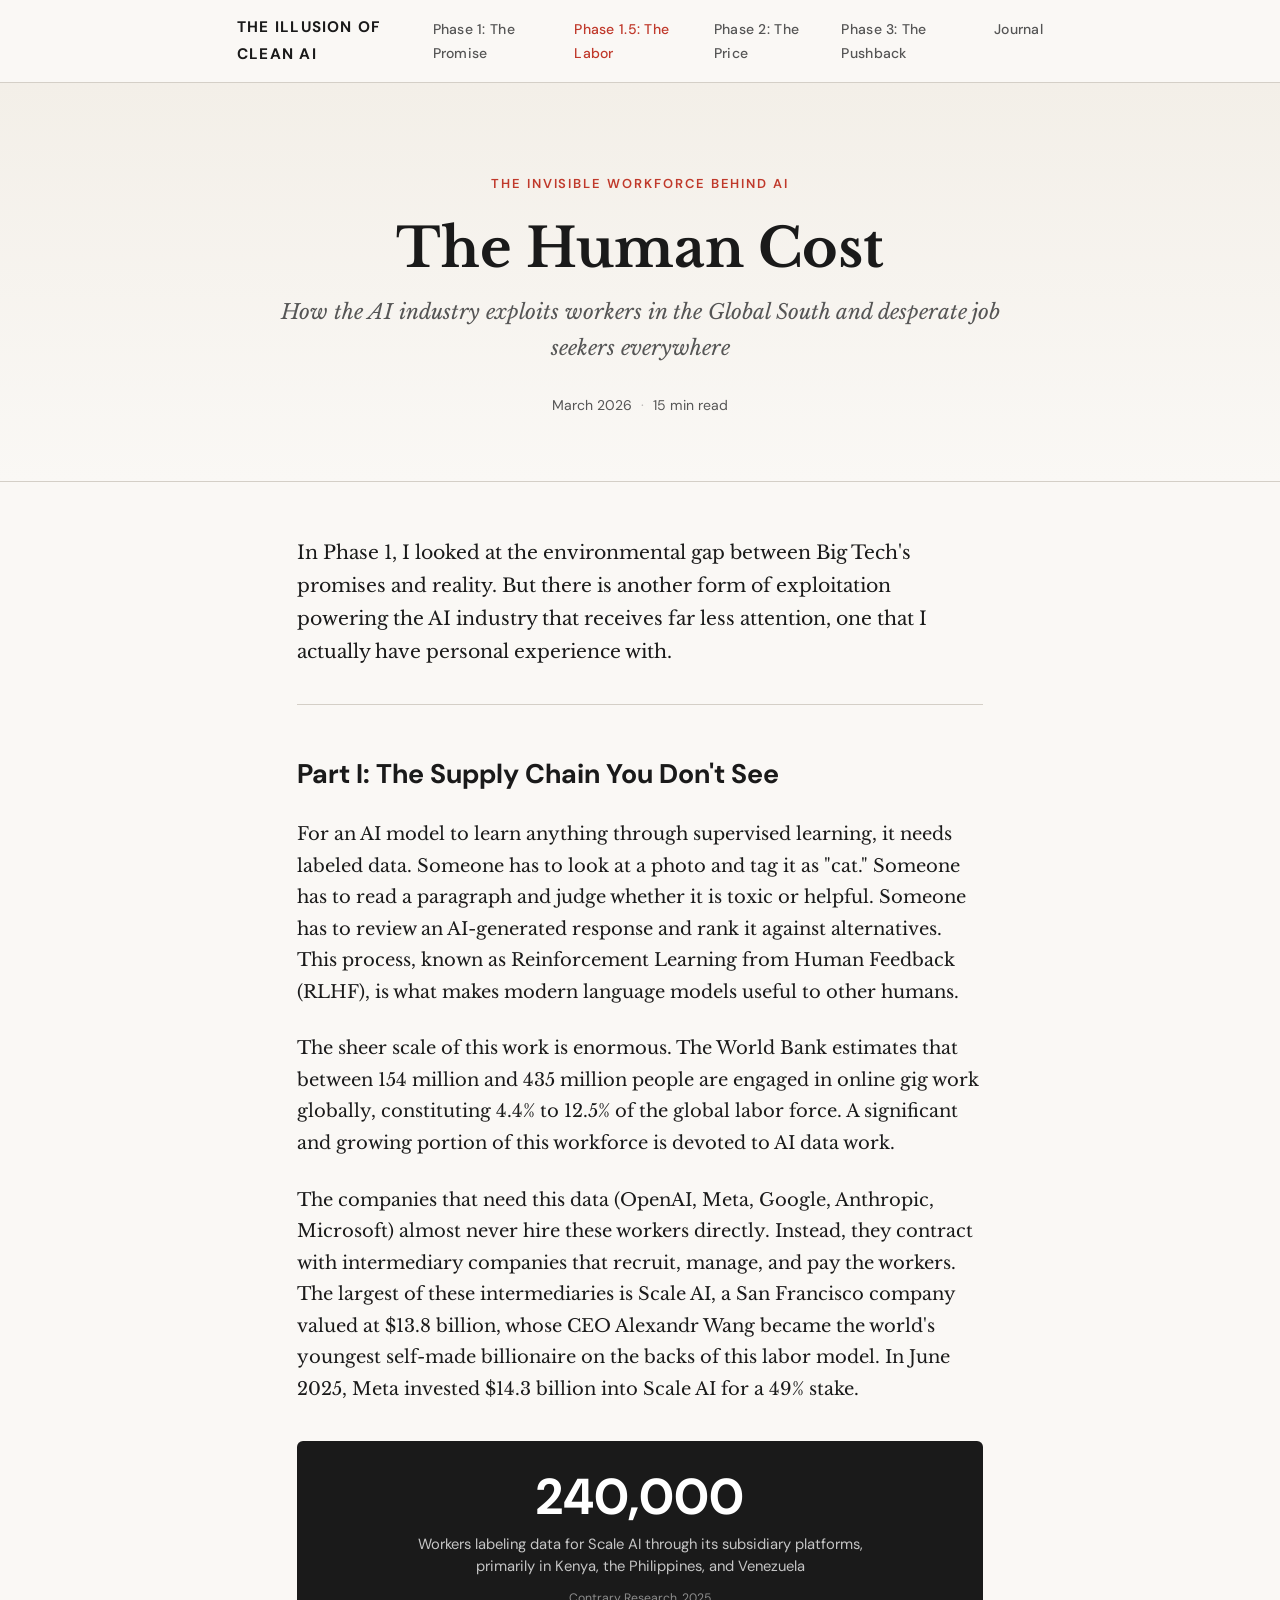
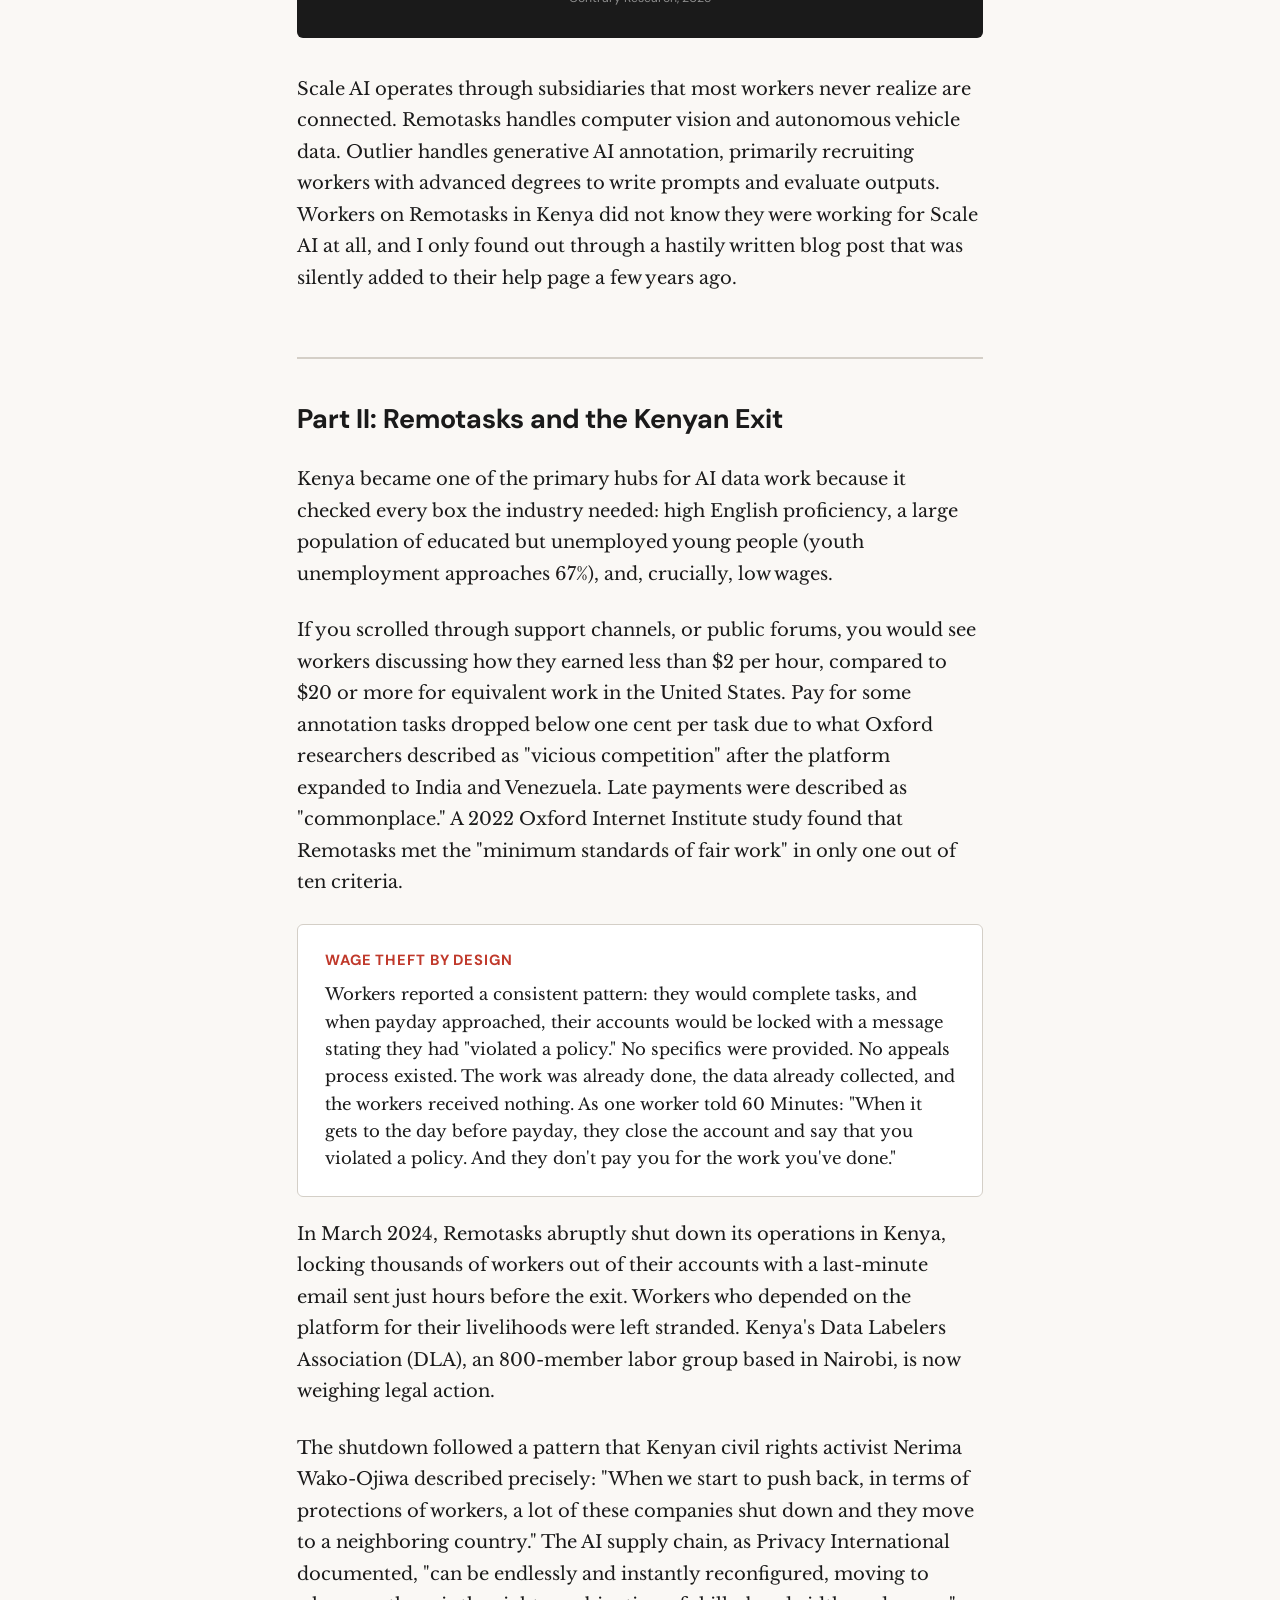
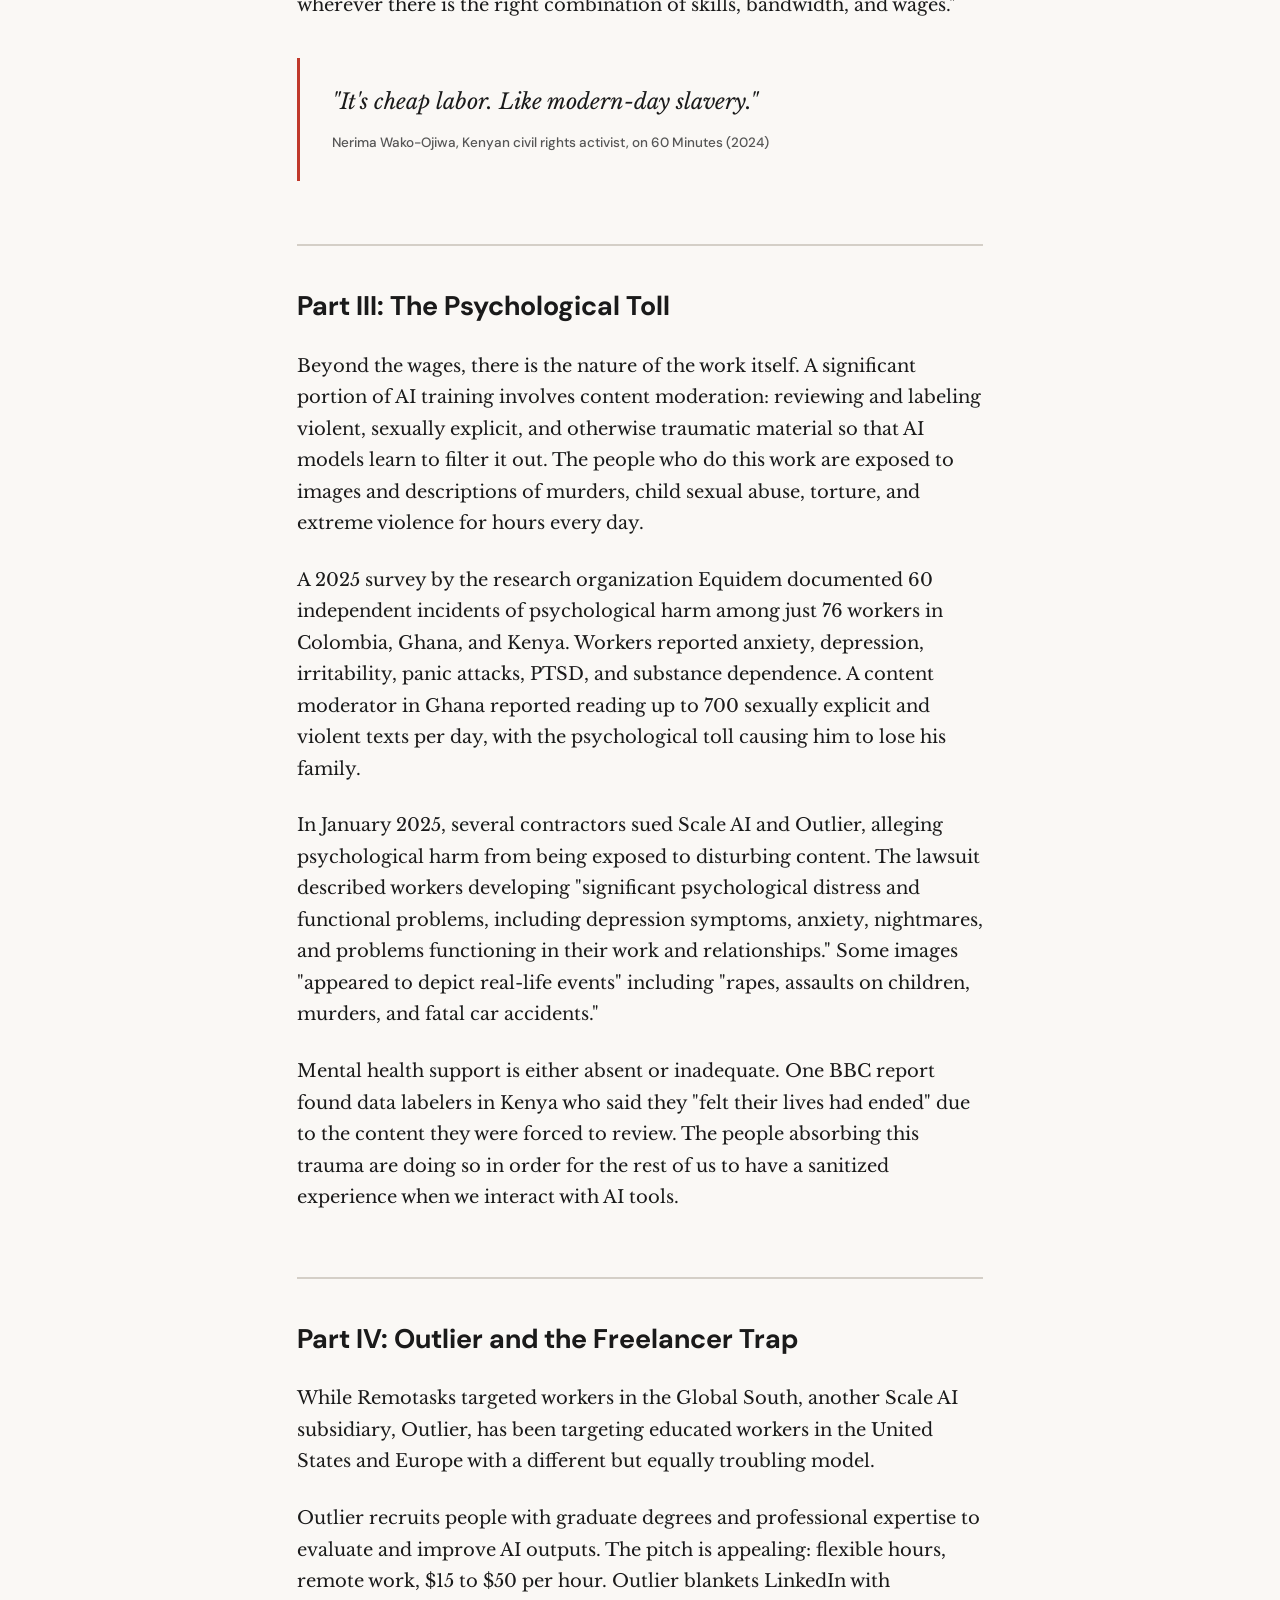
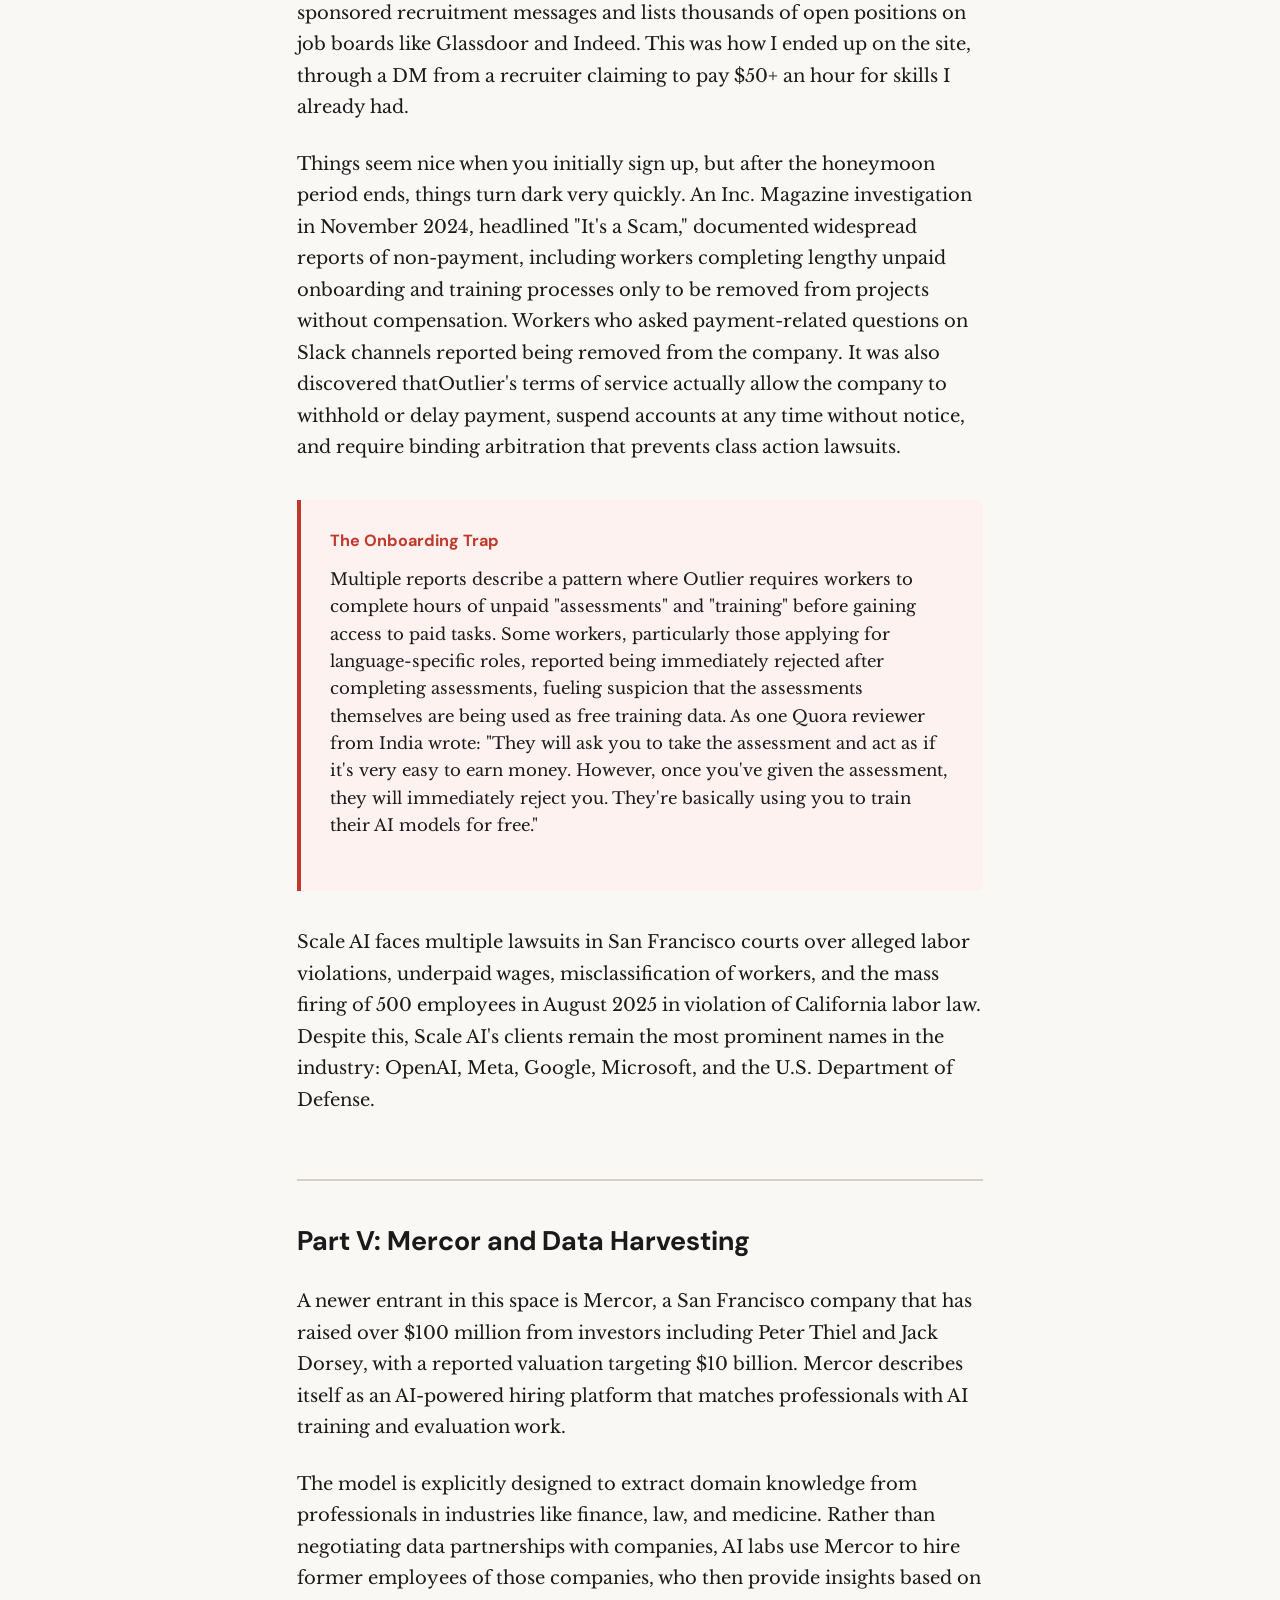
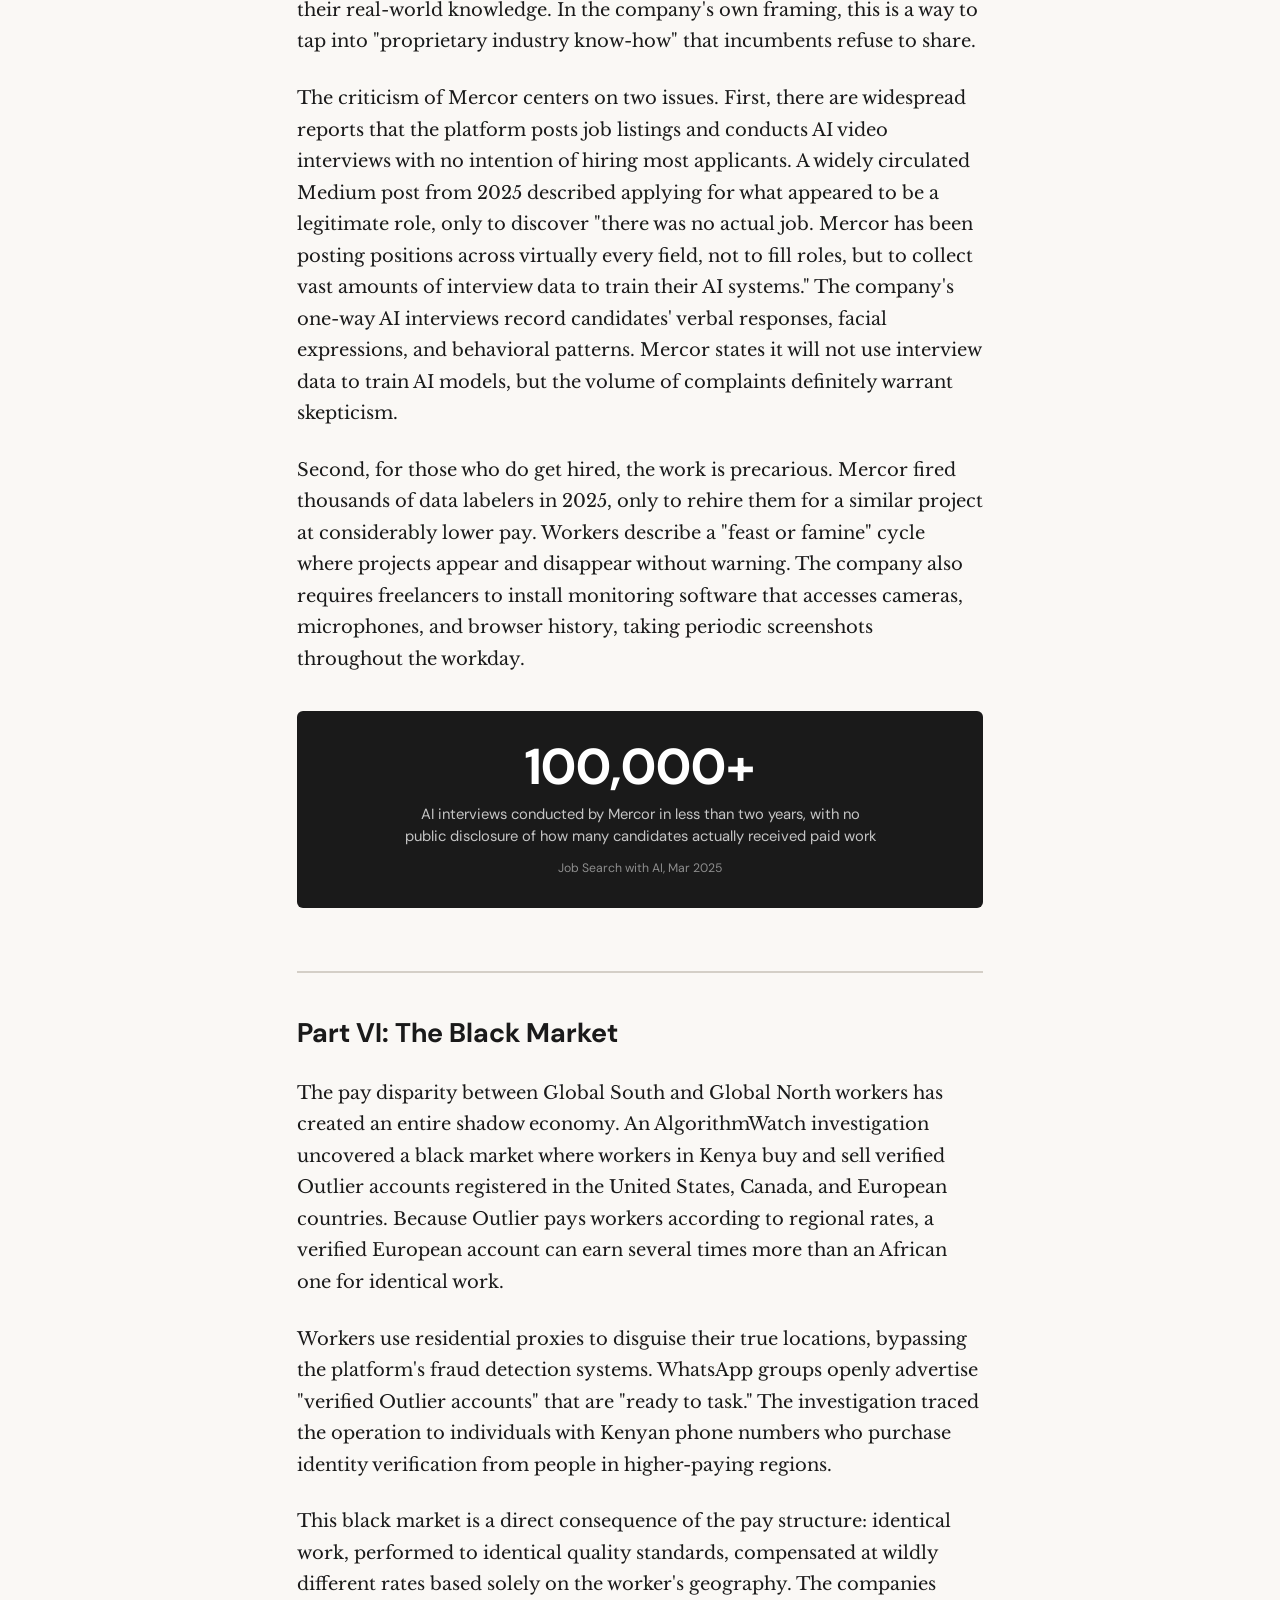
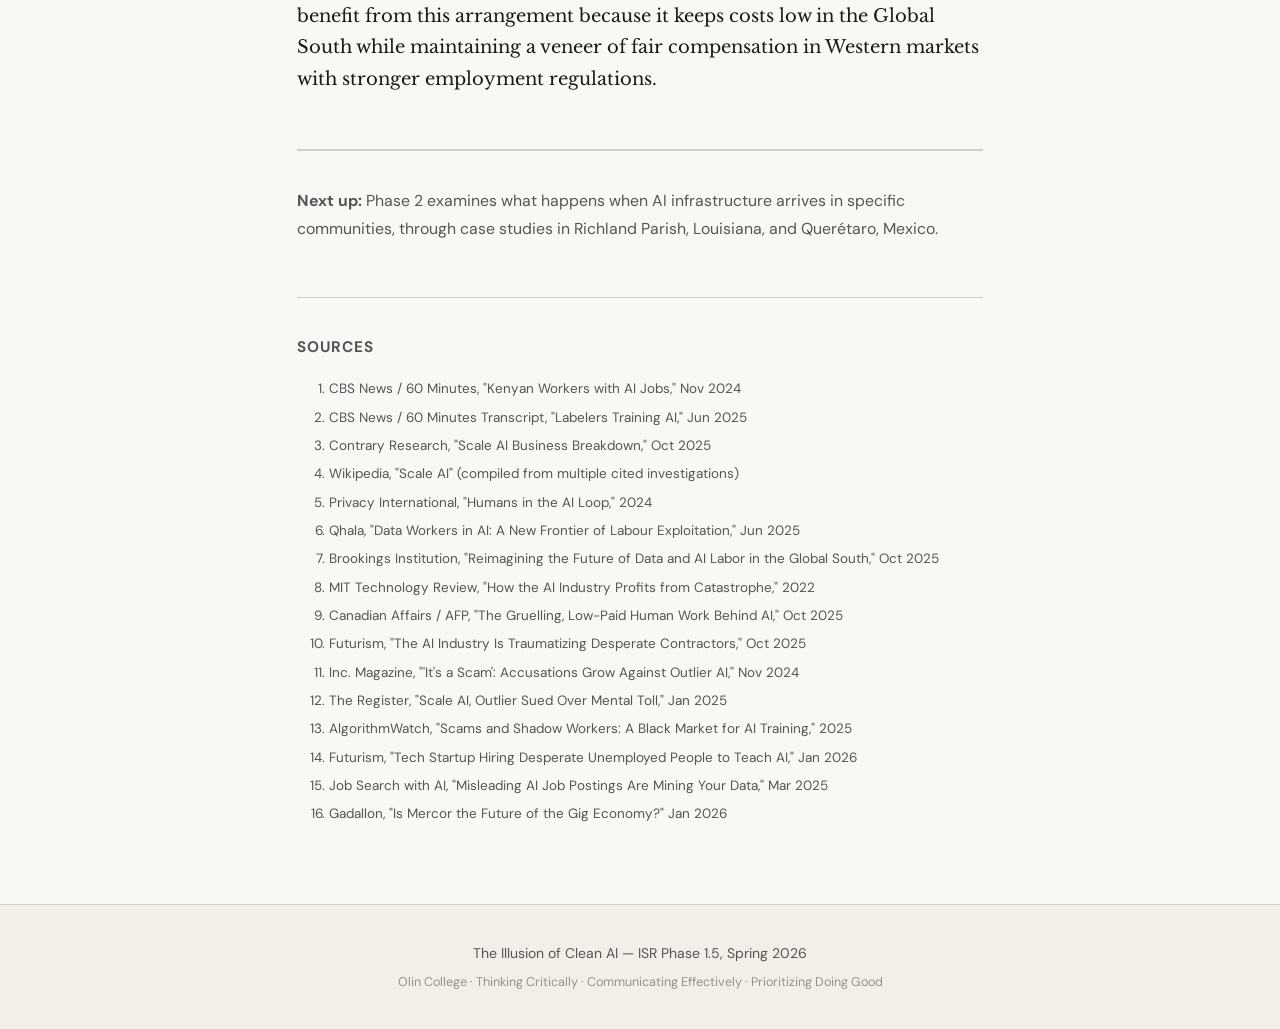
<file: phase1-5.html>
<!DOCTYPE html>
<html lang="en">
<head>
    <meta charset="UTF-8">
    <meta name="viewport" content="width=device-width, initial-scale=1.0">
    <title>The Illusion of Clean AI - Phase 1.5</title>
    <link href="https://fonts.googleapis.com/css2?family=Libre+Baskerville:ital,wght@0,400;0,700;1,400&family=DM+Sans:wght@400;500;600;700&family=JetBrains+Mono:wght@400;500&display=swap" rel="stylesheet">
    <link rel="stylesheet" href="style.css">
</head>
<body>
    <nav class="site-nav">
        <div class="nav-inner">
            <a href="index.html" class="nav-logo">The Illusion of Clean AI</a>
            <div class="nav-links">
                <a href="index.html">Phase 1: The Promise</a>
                <a href="phase1-5.html" class="active">Phase 1.5: The Labor</a>
                <a href="phase2.html">Phase 2: The Price</a>
                <a href="phase3.html">Phase 3: The Pushback</a>
                <a href="journal.html">Journal</a>
            </div>
        </div>
    </nav>

    <header class="hero">
        <div class="hero-inner">
            <div class="hero-label">The Invisible Workforce Behind AI</div>
            <h1>The Human Cost</h1>
            <p class="hero-subtitle">How the AI industry exploits workers in the Global South and desperate job seekers everywhere</p>
            <div class="hero-meta">
                <span class="date">March 2026</span>
                <span class="sep">&middot;</span>
                <span class="read-time">15 min read</span>
            </div>
        </div>
    </header>

    <main class="content">
        <article class="post">

            <div class="lede">
                <p>In Phase 1, I looked at the environmental gap between Big Tech's promises and reality. But there is another form of exploitation powering the AI industry that receives far less attention, one that I actually have personal experience with.</p>
            </div>

            <!-- SECTION 1 -->
            <h2>Part I: The Supply Chain You Don't See</h2>

            <p>For an AI model to learn anything through supervised learning, it needs labeled data. Someone has to look at a photo and tag it as "cat." Someone has to read a paragraph and judge whether it is toxic or helpful. Someone has to review an AI-generated response and rank it against alternatives. This process, known as Reinforcement Learning from Human Feedback (RLHF), is what makes modern language models useful to other humans.</p>

            <p>The sheer scale of this work is enormous. The World Bank estimates that between 154 million and 435 million people are engaged in online gig work globally, constituting 4.4% to 12.5% of the global labor force. A significant and growing portion of this workforce is devoted to AI data work.</p>

            <p>The companies that need this data (OpenAI, Meta, Google, Anthropic, Microsoft) almost never hire these workers directly. Instead, they contract with intermediary companies that recruit, manage, and pay the workers. The largest of these intermediaries is Scale AI, a San Francisco company valued at $13.8 billion, whose CEO Alexandr Wang became the world's youngest self-made billionaire on the backs of this labor model. In June 2025, Meta invested $14.3 billion into Scale AI for a 49% stake.</p>

            <div class="stat-block">
                <div class="stat-number">240,000</div>
                <div class="stat-label">Workers labeling data for Scale AI through its subsidiary platforms, primarily in Kenya, the Philippines, and Venezuela</div>
                <div class="stat-source"><a href="https://research.contrary.com/company/scale" target="_blank">Contrary Research, 2025</a></div>
            </div>

            <p>Scale AI operates through subsidiaries that most workers never realize are connected. Remotasks handles computer vision and autonomous vehicle data. Outlier handles generative AI annotation, primarily recruiting workers with advanced degrees to write prompts and evaluate outputs. Workers on Remotasks in Kenya did not know they were working for Scale AI at all, and I only found out through a hastily written blog post that was silently added to their help page a few years ago.</p>

            <!-- SECTION 2 -->
            <h2>Part II: Remotasks and the Kenyan Exit</h2>

            <p>Kenya became one of the primary hubs for AI data work because it checked every box the industry needed: high English proficiency, a large population of educated but unemployed young people (youth unemployment approaches 67%), and, crucially, low wages.</p>

            <p>If you scrolled through support channels, or public forums, you would see workers discussing how they earned less than $2 per hour, compared to $20 or more for equivalent work in the United States. Pay for some annotation tasks dropped below one cent per task due to what Oxford researchers described as "vicious competition" after the platform expanded to India and Venezuela. Late payments were described as "commonplace." A 2022 Oxford Internet Institute study found that Remotasks met the "minimum standards of fair work" in only one out of ten criteria.</p>

            <div class="example-block">
                <h4>Wage Theft by Design</h4>
                <p>Workers reported a consistent pattern: they would complete tasks, and when payday approached, their accounts would be locked with a message stating they had "violated a policy." No specifics were provided. No appeals process existed. The work was already done, the data already collected, and the workers received nothing. As one worker told 60 Minutes: "When it gets to the day before payday, they close the account and say that you violated a policy. And they don't pay you for the work you've done."</p>
            </div>

            <p>In March 2024, Remotasks abruptly shut down its operations in Kenya, locking thousands of workers out of their accounts with a last-minute email sent just hours before the exit. Workers who depended on the platform for their livelihoods were left stranded. Kenya's Data Labelers Association (DLA), an 800-member labor group based in Nairobi, is now weighing legal action.</p>

            <p>The shutdown followed a pattern that Kenyan civil rights activist Nerima Wako-Ojiwa described precisely: "When we start to push back, in terms of protections of workers, a lot of these companies shut down and they move to a neighboring country." The AI supply chain, as Privacy International documented, "can be endlessly and instantly reconfigured, moving to wherever there is the right combination of skills, bandwidth, and wages."</p>

            <div class="pullquote">
                "It's cheap labor. Like modern-day slavery."
                <cite>Nerima Wako-Ojiwa, Kenyan civil rights activist, on 60 Minutes (2024)</cite>
            </div>

            <!-- SECTION 3 -->
            <h2>Part III: The Psychological Toll</h2>

            <p>Beyond the wages, there is the nature of the work itself. A significant portion of AI training involves content moderation: reviewing and labeling violent, sexually explicit, and otherwise traumatic material so that AI models learn to filter it out. The people who do this work are exposed to images and descriptions of murders, child sexual abuse, torture, and extreme violence for hours every day.</p>

            <p>A 2025 survey by the research organization Equidem documented 60 independent incidents of psychological harm among just 76 workers in Colombia, Ghana, and Kenya. Workers reported anxiety, depression, irritability, panic attacks, PTSD, and substance dependence. A content moderator in Ghana reported reading up to 700 sexually explicit and violent texts per day, with the psychological toll causing him to lose his family.</p>

            <p>In January 2025, several contractors sued Scale AI and Outlier, alleging psychological harm from being exposed to disturbing content. The lawsuit described workers developing "significant psychological distress and functional problems, including depression symptoms, anxiety, nightmares, and problems functioning in their work and relationships." Some images "appeared to depict real-life events" including "rapes, assaults on children, murders, and fatal car accidents."</p>

            <p>Mental health support is either absent or inadequate. One BBC report found data labelers in Kenya who said they "felt their lives had ended" due to the content they were forced to review. The people absorbing this trauma are doing so in order for the rest of us to have a sanitized experience when we interact with AI tools.</p>

            <!-- SECTION 4 -->
            <h2>Part IV: Outlier and the Freelancer Trap</h2>

            <p>While Remotasks targeted workers in the Global South, another Scale AI subsidiary, Outlier, has been targeting educated workers in the United States and Europe with a different but equally troubling model.</p>

            <p>Outlier recruits people with graduate degrees and professional expertise to evaluate and improve AI outputs. The pitch is appealing: flexible hours, remote work, $15 to $50 per hour. Outlier blankets LinkedIn with sponsored recruitment messages and lists thousands of open positions on job boards like Glassdoor and Indeed. This was how I ended up on the site, through a DM from a recruiter claiming to pay $50+ an hour for skills I already had.</p>

            <p>Things seem nice when you initially sign up, but after the honeymoon period ends, things turn dark very quickly. An Inc. Magazine investigation in November 2024, headlined "It's a Scam," documented widespread reports of non-payment, including workers completing lengthy unpaid onboarding and training processes only to be removed from projects without compensation. Workers who asked payment-related questions on Slack channels reported being removed from the company. It was also discovered thatOutlier's terms of service actually allow the company to withhold or delay payment, suspend accounts at any time without notice, and require binding arbitration that prevents class action lawsuits.</p>

            <div class="callout">
                <h4>The Onboarding Trap</h4>
                <p>Multiple reports describe a pattern where Outlier requires workers to complete hours of unpaid "assessments" and "training" before gaining access to paid tasks. Some workers, particularly those applying for language-specific roles, reported being immediately rejected after completing assessments, fueling suspicion that the assessments themselves are being used as free training data. As one Quora reviewer from India wrote: "They will ask you to take the assessment and act as if it's very easy to earn money. However, once you've given the assessment, they will immediately reject you. They're basically using you to train their AI models for free."</p>
            </div>

            <p>Scale AI faces multiple lawsuits in San Francisco courts over alleged labor violations, underpaid wages, misclassification of workers, and the mass firing of 500 employees in August 2025 in violation of California labor law. Despite this, Scale AI's clients remain the most prominent names in the industry: OpenAI, Meta, Google, Microsoft, and the U.S. Department of Defense.</p>

            <!-- SECTION 5 -->
            <h2>Part V: Mercor and Data Harvesting</h2>

            <p>A newer entrant in this space is Mercor, a San Francisco company that has raised over $100 million from investors including Peter Thiel and Jack Dorsey, with a reported valuation targeting $10 billion. Mercor describes itself as an AI-powered hiring platform that matches professionals with AI training and evaluation work.</p>

            <p>The model is explicitly designed to extract domain knowledge from professionals in industries like finance, law, and medicine. Rather than negotiating data partnerships with companies, AI labs use Mercor to hire former employees of those companies, who then provide insights based on their real-world knowledge. In the company's own framing, this is a way to tap into "proprietary industry know-how" that incumbents refuse to share.</p>

            <p>The criticism of Mercor centers on two issues. First, there are widespread reports that the platform posts job listings and conducts AI video interviews with no intention of hiring most applicants. A widely circulated Medium post from 2025 described applying for what appeared to be a legitimate role, only to discover "there was no actual job. Mercor has been posting positions across virtually every field, not to fill roles, but to collect vast amounts of interview data to train their AI systems." The company's one-way AI interviews record candidates' verbal responses, facial expressions, and behavioral patterns. Mercor states it will not use interview data to train AI models, but the volume of complaints definitely warrant skepticism.</p>

            <p>Second, for those who do get hired, the work is precarious. Mercor fired thousands of data labelers in 2025, only to rehire them for a similar project at considerably lower pay. Workers describe a "feast or famine" cycle where projects appear and disappear without warning. The company also requires freelancers to install monitoring software that accesses cameras, microphones, and browser history, taking periodic screenshots throughout the workday.</p>

            <div class="stat-block">
                <div class="stat-number">100,000+</div>
                <div class="stat-label">AI interviews conducted by Mercor in less than two years, with no public disclosure of how many candidates actually received paid work</div>
                <div class="stat-source"><a href="https://jobsearchwithai.substack.com/p/job-seekers-beware-misleading-ai" target="_blank">Job Search with AI, Mar 2025</a></div>
            </div>

            <!-- SECTION 6 -->
            <h2>Part VI: The Black Market</h2>

            <p>The pay disparity between Global South and Global North workers has created an entire shadow economy. An AlgorithmWatch investigation uncovered a black market where workers in Kenya buy and sell verified Outlier accounts registered in the United States, Canada, and European countries. Because Outlier pays workers according to regional rates, a verified European account can earn several times more than an African one for identical work.</p>

            <p>Workers use residential proxies to disguise their true locations, bypassing the platform's fraud detection systems. WhatsApp groups openly advertise "verified Outlier accounts" that are "ready to task." The investigation traced the operation to individuals with Kenyan phone numbers who purchase identity verification from people in higher-paying regions.</p>

            <p>This black market is a direct consequence of the pay structure: identical work, performed to identical quality standards, compensated at wildly different rates based solely on the worker's geography. The companies benefit from this arrangement because it keeps costs low in the Global South while maintaining a veneer of fair compensation in Western markets with stronger employment regulations.</p>


            <div class="post-footer">
                <p><strong>Next up:</strong> Phase 2 examines what happens when AI infrastructure arrives in specific communities, through case studies in Richland Parish, Louisiana, and Quer&eacute;taro, Mexico.</p>
            </div>

            <div class="sources-section">
                <h3>Sources</h3>
                <ol class="sources-list">
                    <li><a href="https://www.cbsnews.com/news/ai-work-kenya-exploitation-60-minutes/" target="_blank">CBS News / 60 Minutes, "Kenyan Workers with AI Jobs," Nov 2024</a></li>
                    <li><a href="https://www.cbsnews.com/news/labelers-training-ai-say-theyre-overworked-underpaid-and-exploited-60-minutes-transcript/" target="_blank">CBS News / 60 Minutes Transcript, "Labelers Training AI," Jun 2025</a></li>
                    <li><a href="https://research.contrary.com/company/scale" target="_blank">Contrary Research, "Scale AI Business Breakdown," Oct 2025</a></li>
                    <li><a href="https://en.wikipedia.org/wiki/Scale_AI" target="_blank">Wikipedia, "Scale AI" (compiled from multiple cited investigations)</a></li>
                    <li><a href="https://privacyinternational.org/explainer/5357/humans-ai-loop-data-labelers-behind-some-most-powerful-llms-training-datasets" target="_blank">Privacy International, "Humans in the AI Loop," 2024</a></li>
                    <li><a href="https://qhalahq.medium.com/data-workers-in-ai-a-new-frontier-of-labour-exploitation-in-the-global-south-362e22eae01b" target="_blank">Qhala, "Data Workers in AI: A New Frontier of Labour Exploitation," Jun 2025</a></li>
                    <li><a href="https://www.brookings.edu/articles/reimagining-the-future-of-data-and-ai-labor-in-the-global-south/" target="_blank">Brookings Institution, "Reimagining the Future of Data and AI Labor in the Global South," Oct 2025</a></li>
                    <li><a href="https://www.technologyreview.com/2022/04/20/1050392/ai-industry-appen-scale-data-labels/" target="_blank">MIT Technology Review, "How the AI Industry Profits from Catastrophe," 2022</a></li>
                    <li><a href="https://www.canadianaffairs.news/2025/10/17/the-gruelling-low-paid-human-work-behind-generative-ai-curtain/" target="_blank">Canadian Affairs / AFP, "The Gruelling, Low-Paid Human Work Behind AI," Oct 2025</a></li>
                    <li><a href="https://futurism.com/artificial-intelligence/ai-industry-traumatizing-contractors" target="_blank">Futurism, "The AI Industry Is Traumatizing Desperate Contractors," Oct 2025</a></li>
                    <li><a href="https://www.inc.com/sam-blum/its-a-scam-accusations-of-mass-non-payment-grow-against-scale-ais-subsidiary-outlier-ai.html" target="_blank">Inc. Magazine, "'It's a Scam': Accusations Grow Against Outlier AI," Nov 2024</a></li>
                    <li><a href="https://www.theregister.com/2025/01/24/scale_ai_outlier_sued_over/" target="_blank">The Register, "Scale AI, Outlier Sued Over Mental Toll," Jan 2025</a></li>
                    <li><a href="https://algorithmwatch.org/en/scams-and-shadow-workers-a-black-market/" target="_blank">AlgorithmWatch, "Scams and Shadow Workers: A Black Market for AI Training," 2025</a></li>
                    <li><a href="https://futurism.com/artificial-intelligence/mercor-unemployed-teach-ai" target="_blank">Futurism, "Tech Startup Hiring Desperate Unemployed People to Teach AI," Jan 2026</a></li>
                    <li><a href="https://jobsearchwithai.substack.com/p/job-seekers-beware-misleading-ai" target="_blank">Job Search with AI, "Misleading AI Job Postings Are Mining Your Data," Mar 2025</a></li>
                    <li><a href="https://gadallon.substack.com/p/is-mercor-the-future-of-the-white" target="_blank">Gadallon, "Is Mercor the Future of the Gig Economy?" Jan 2026</a></li>
                </ol>
            </div>

        </article>
    </main>

    <footer class="site-footer">
        <div class="footer-inner">
            <p>The Illusion of Clean AI &mdash; ISR Phase 1.5, Spring 2026</p>
            <p class="footer-sub">Olin College &middot; Thinking Critically &middot; Communicating Effectively &middot; Prioritizing Doing Good</p>
        </div>
    </footer>
</body>
</html>
</file>
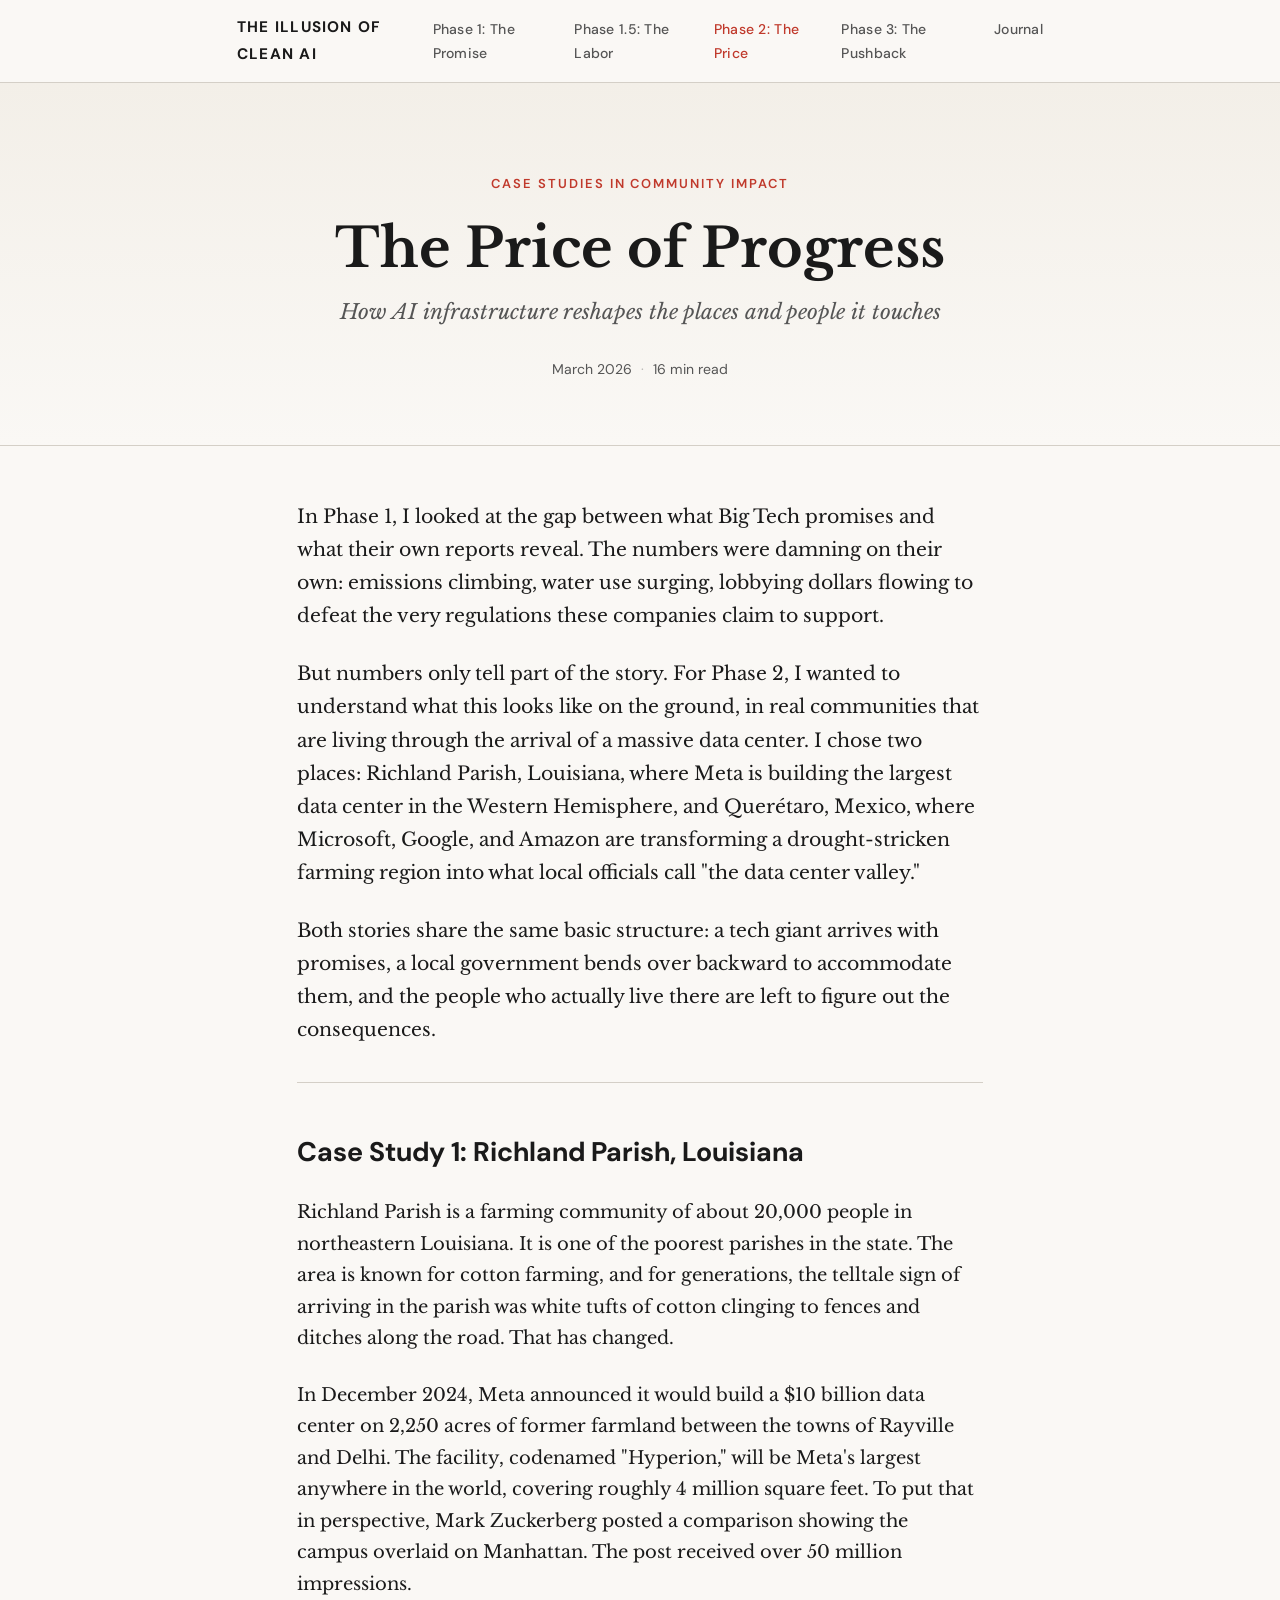
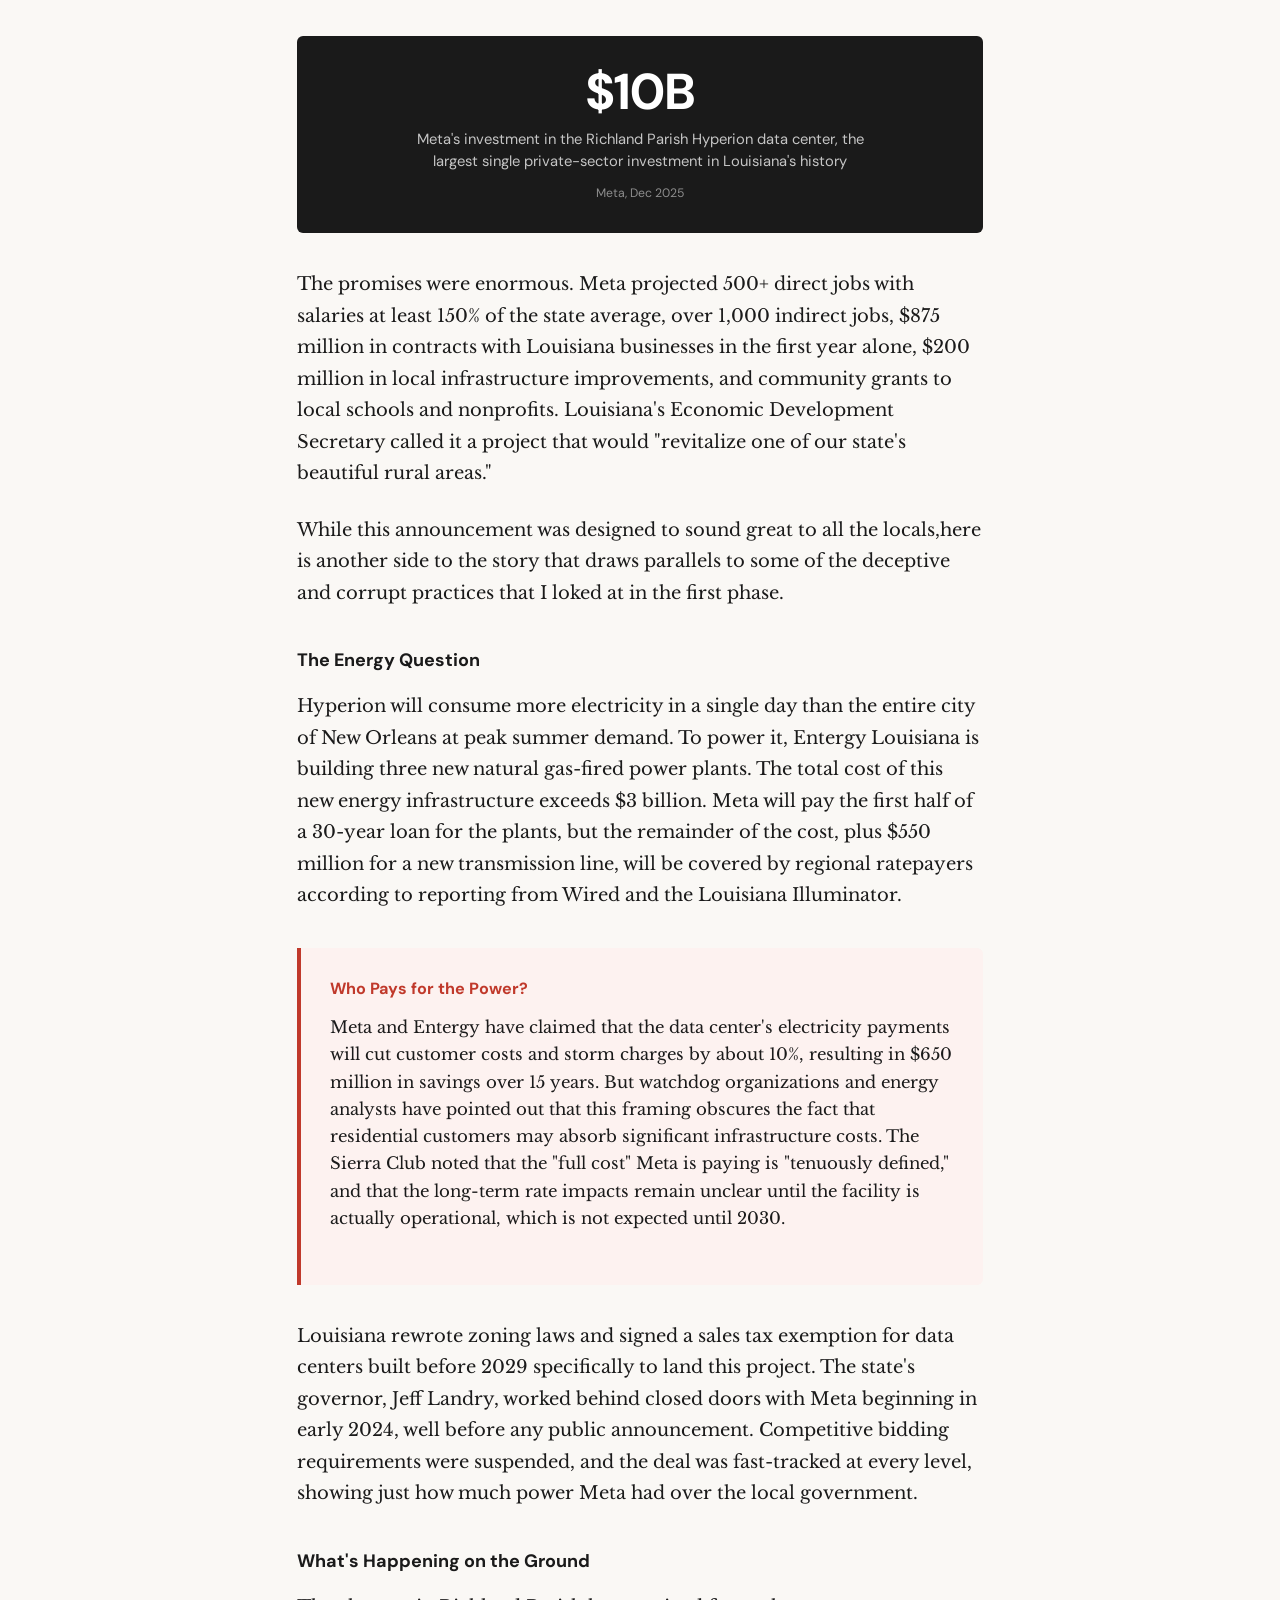
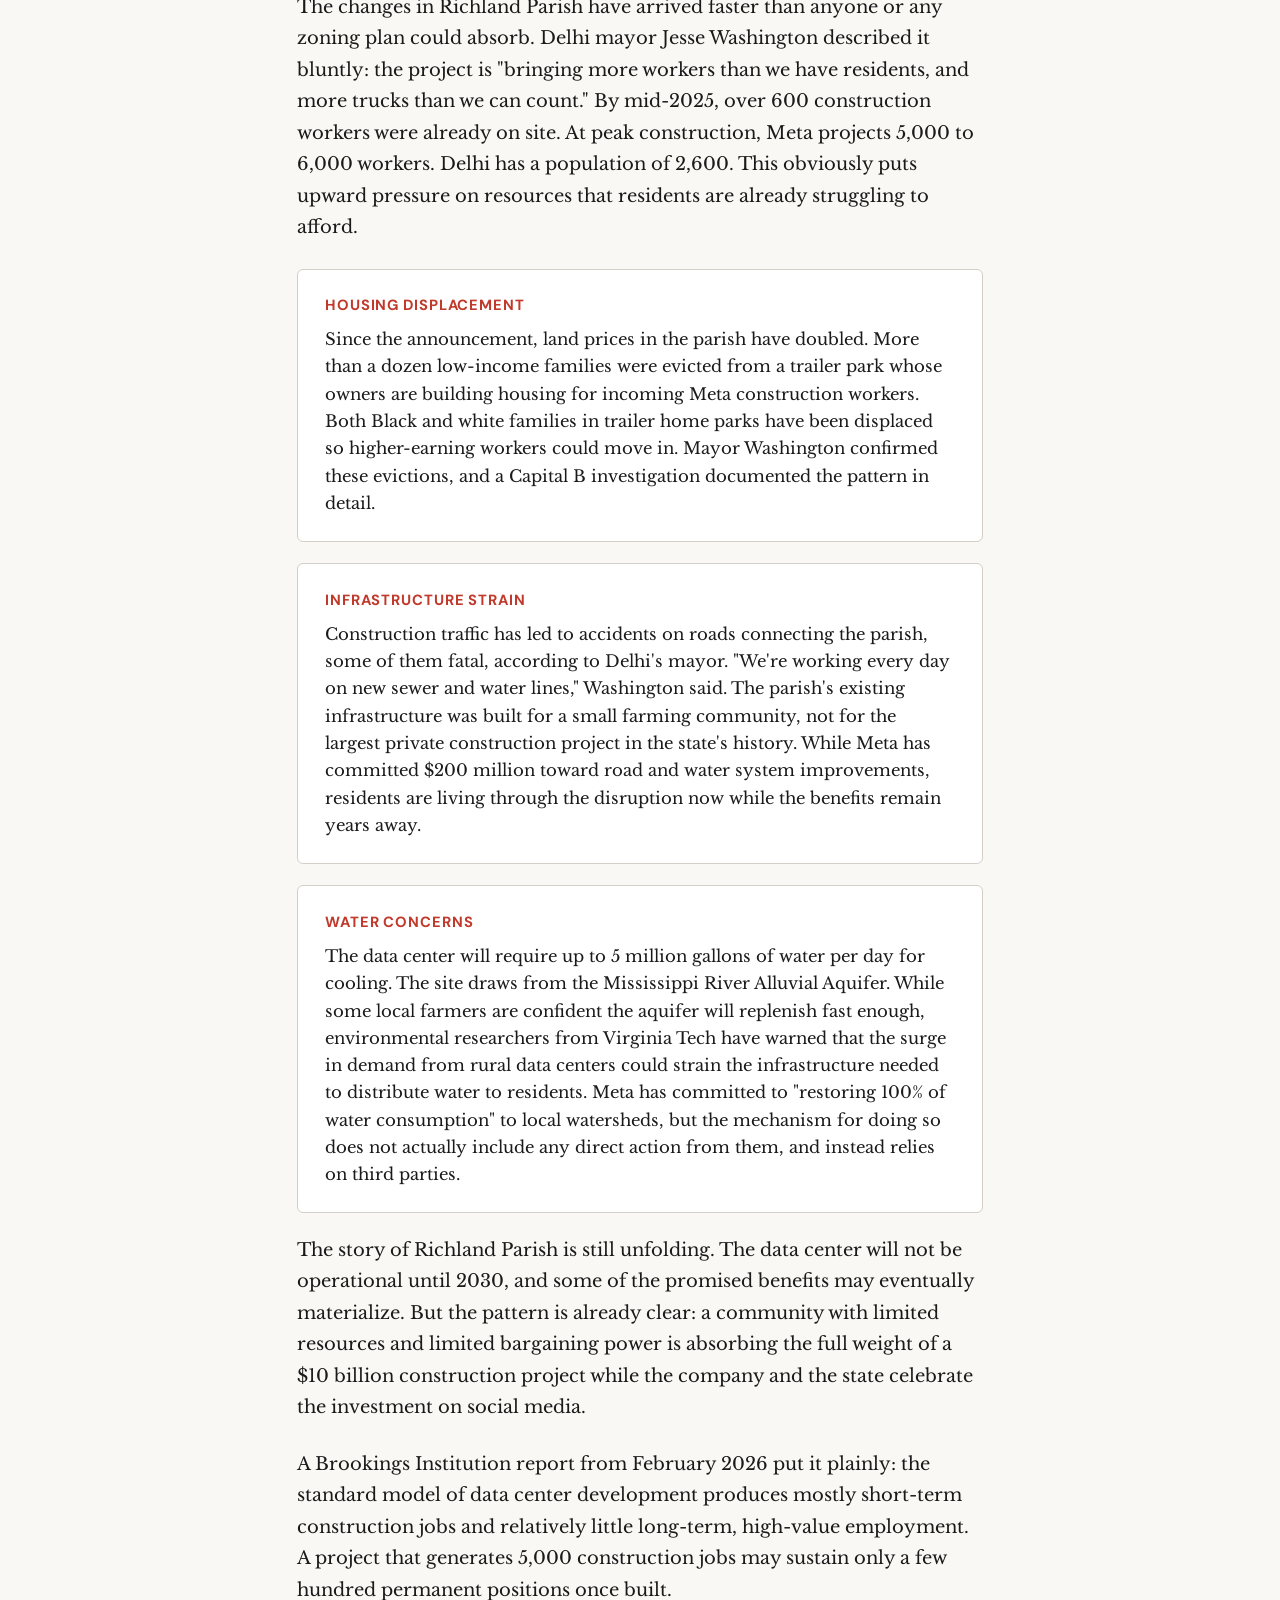
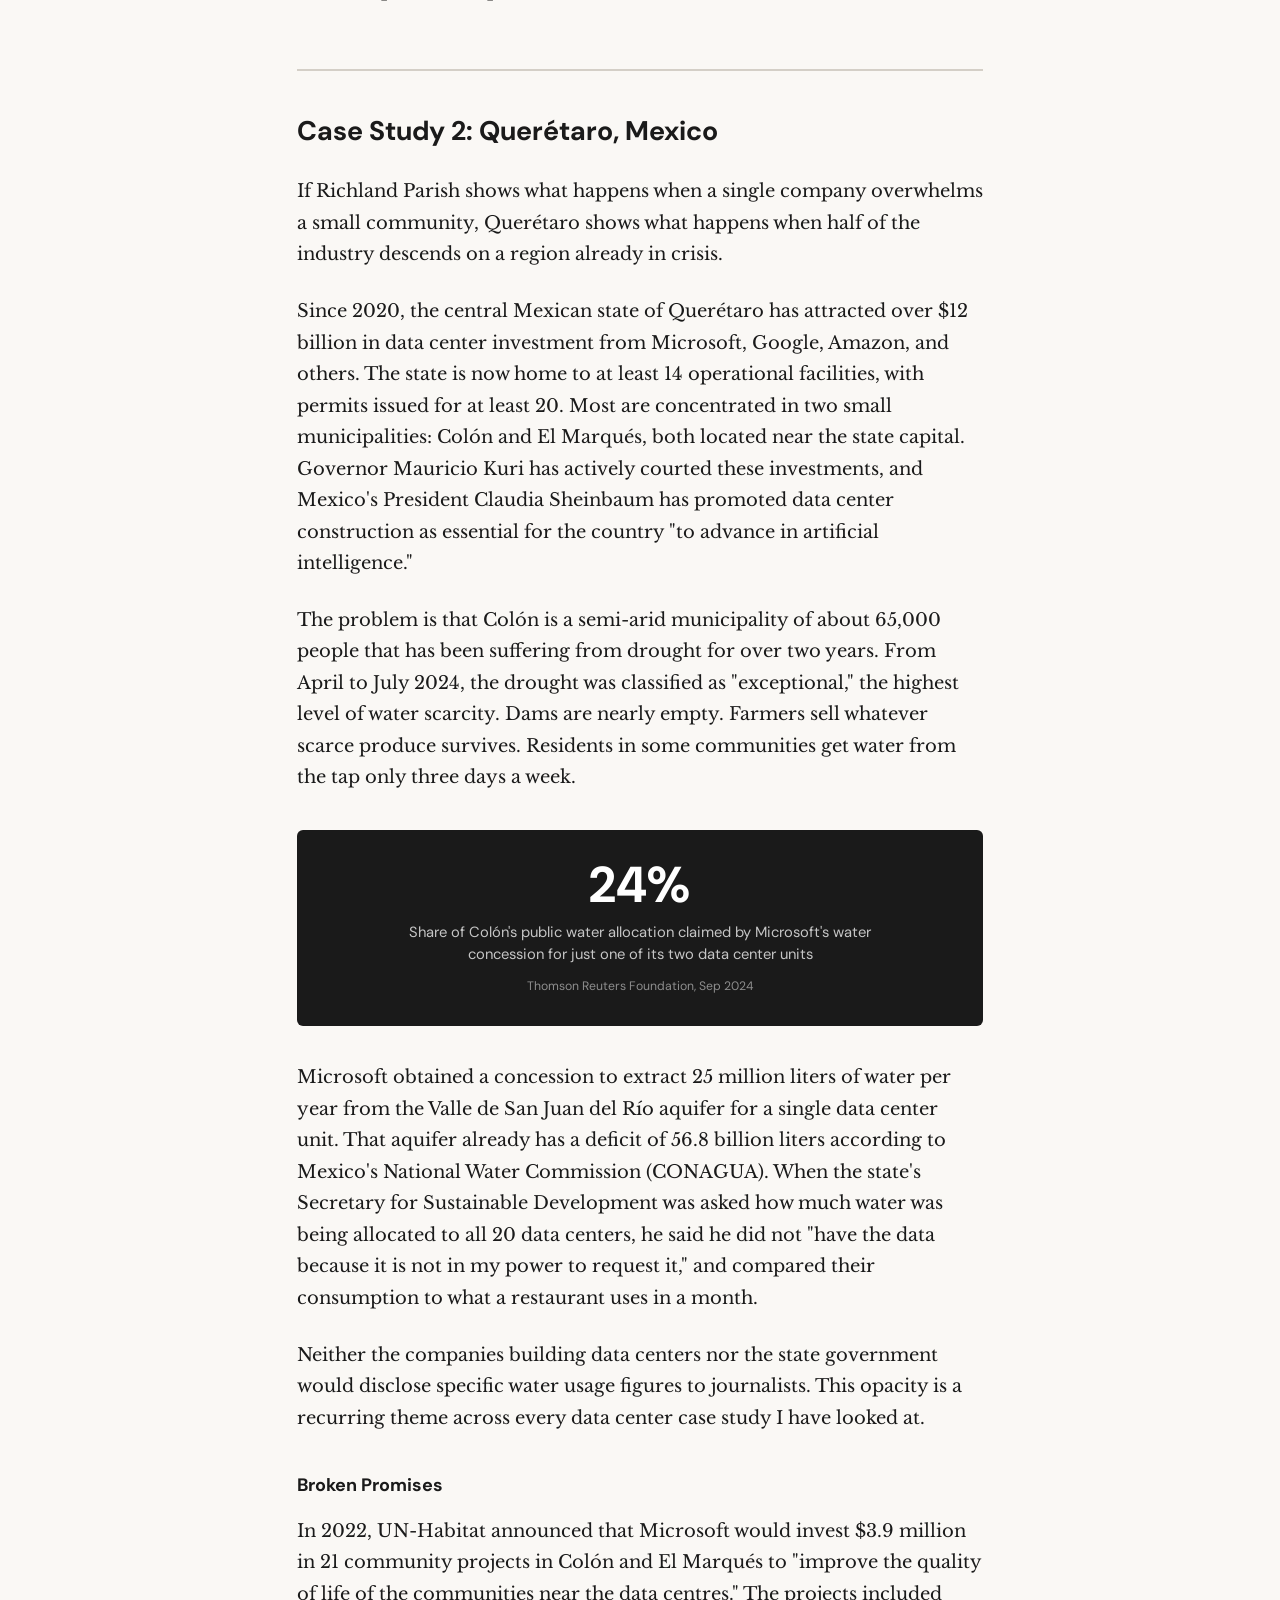
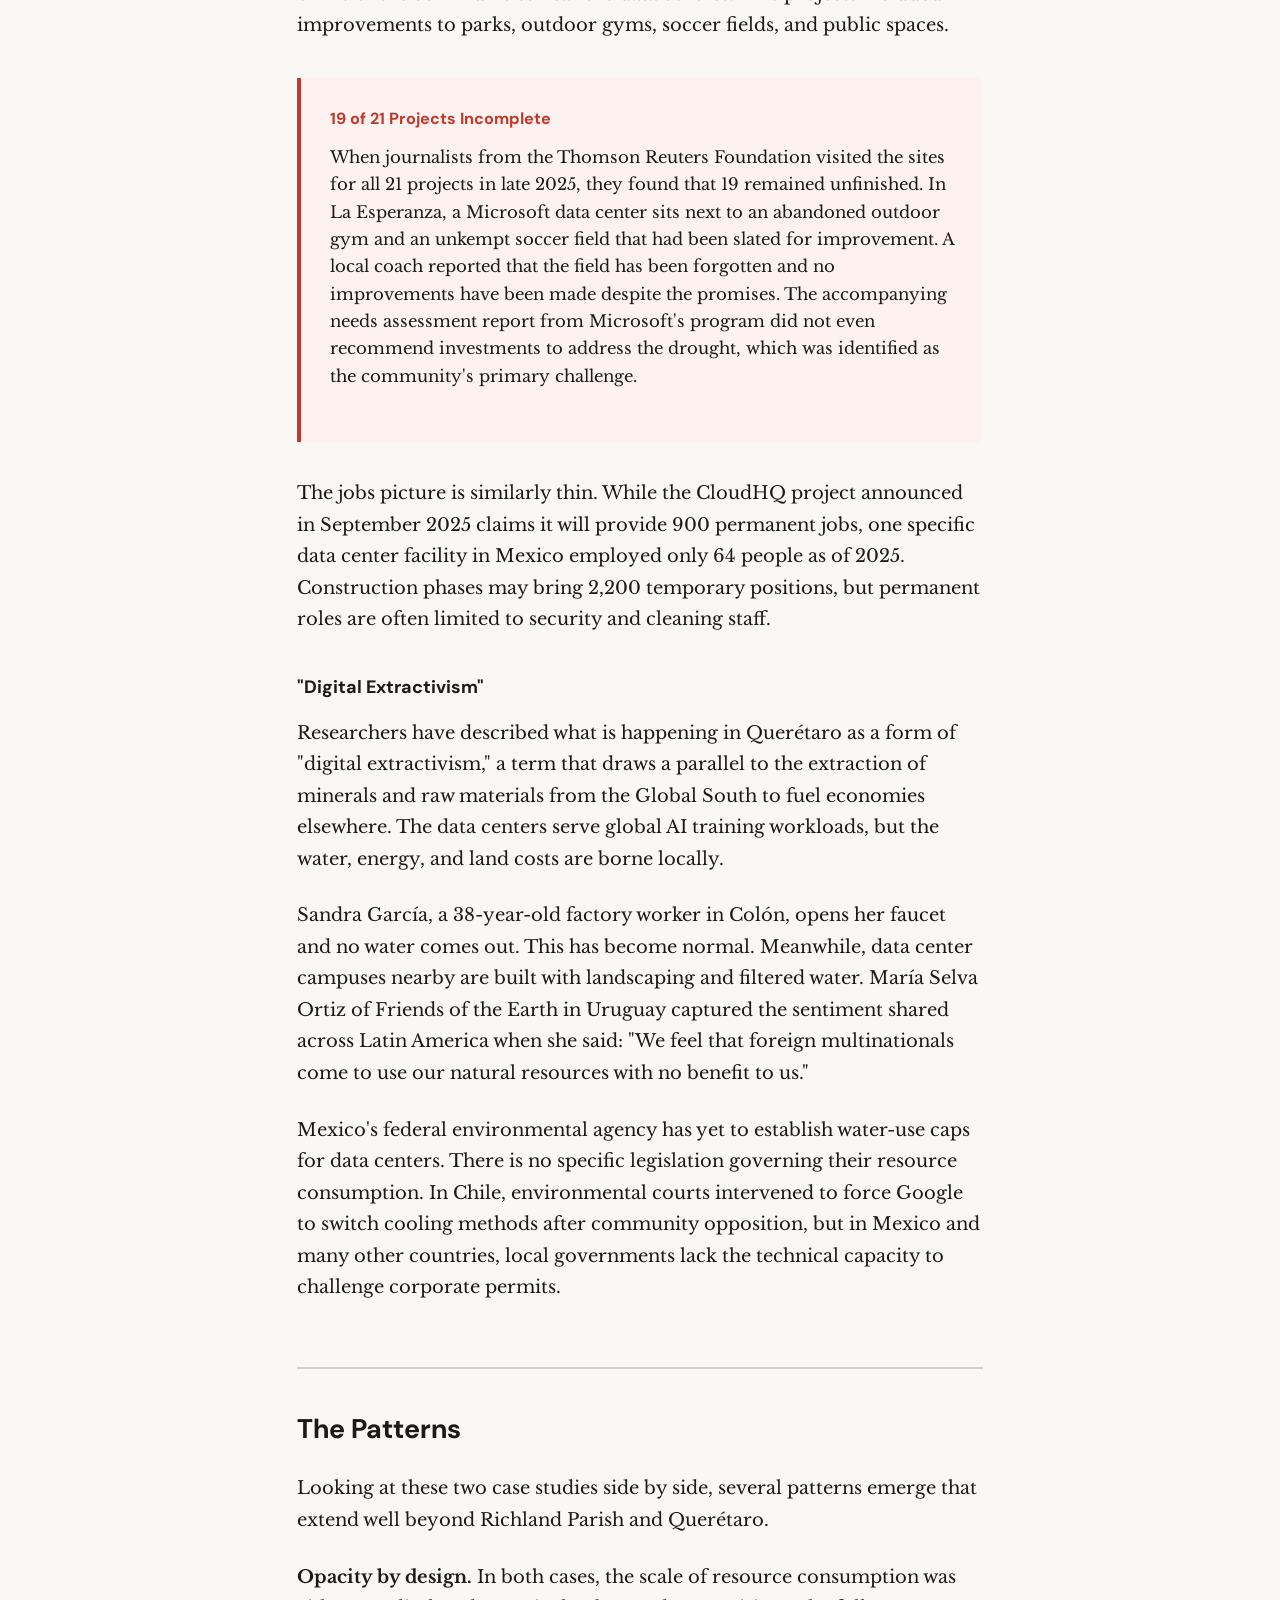
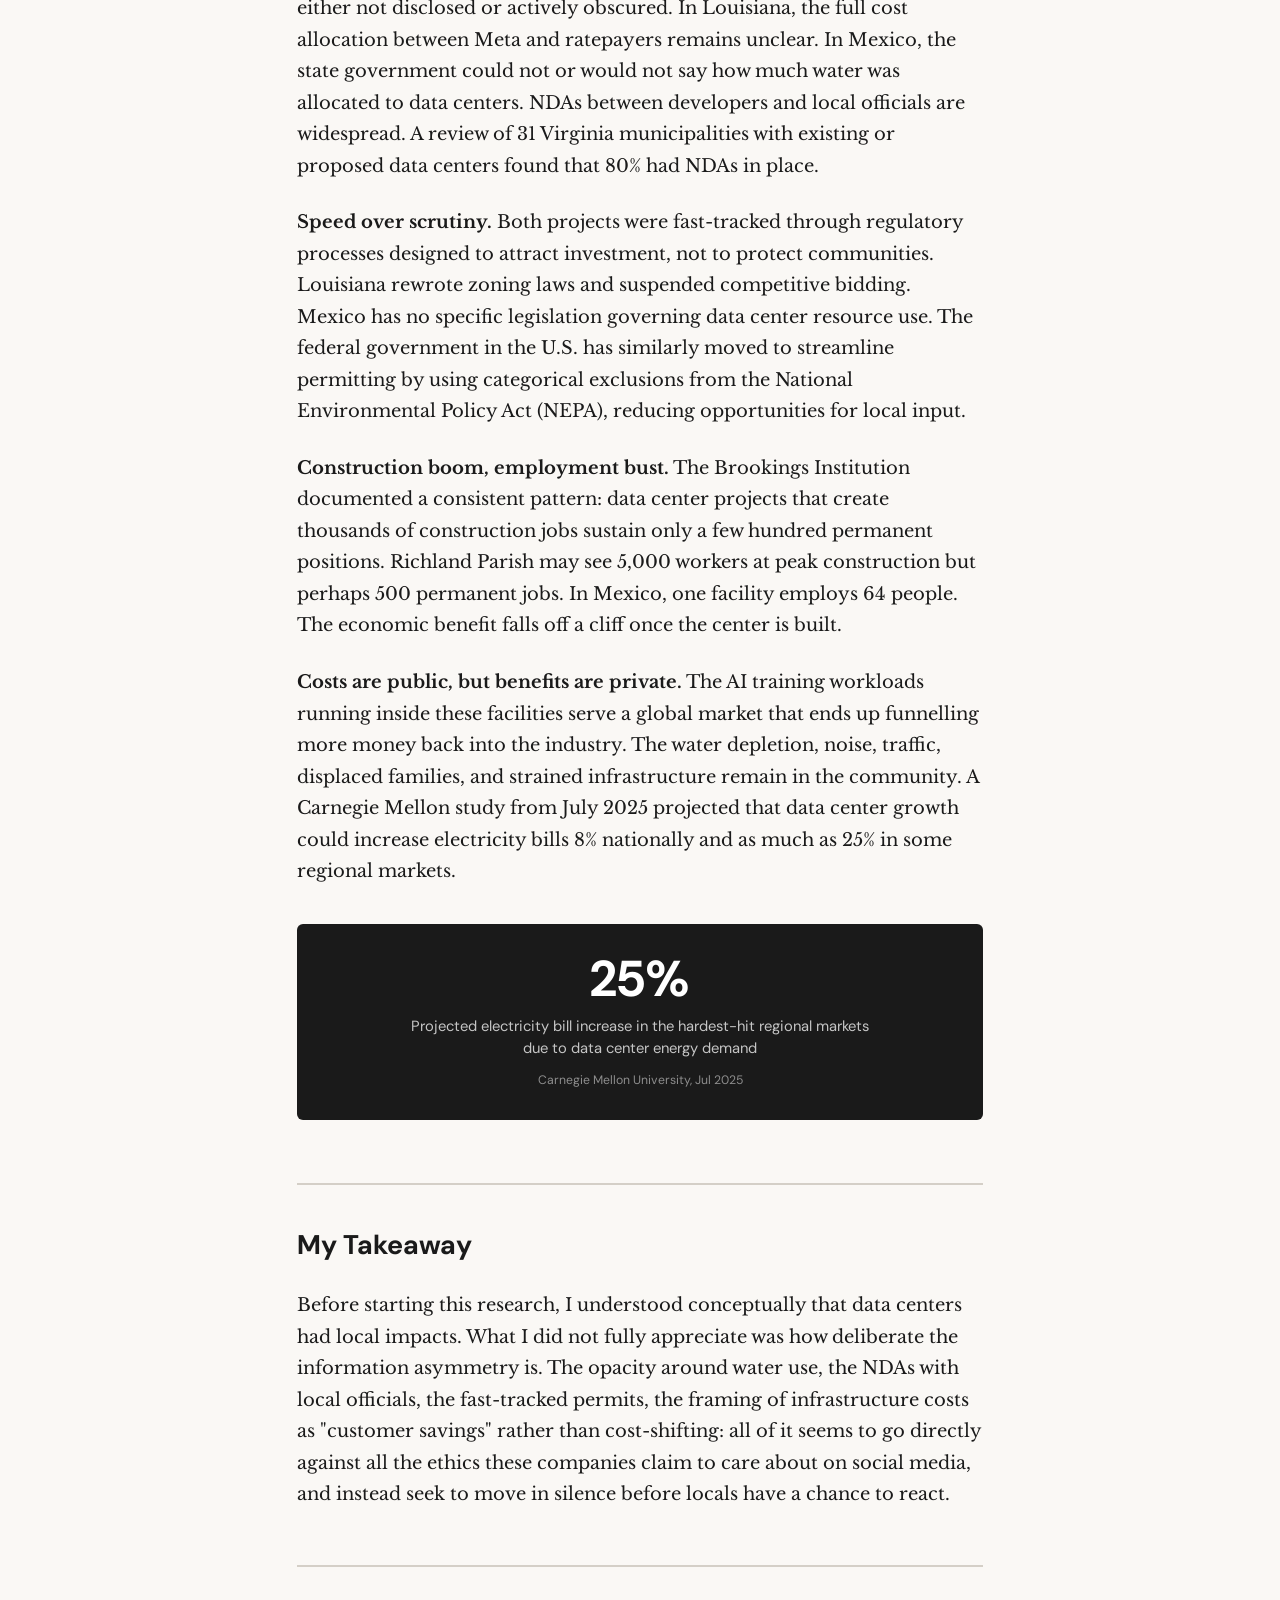
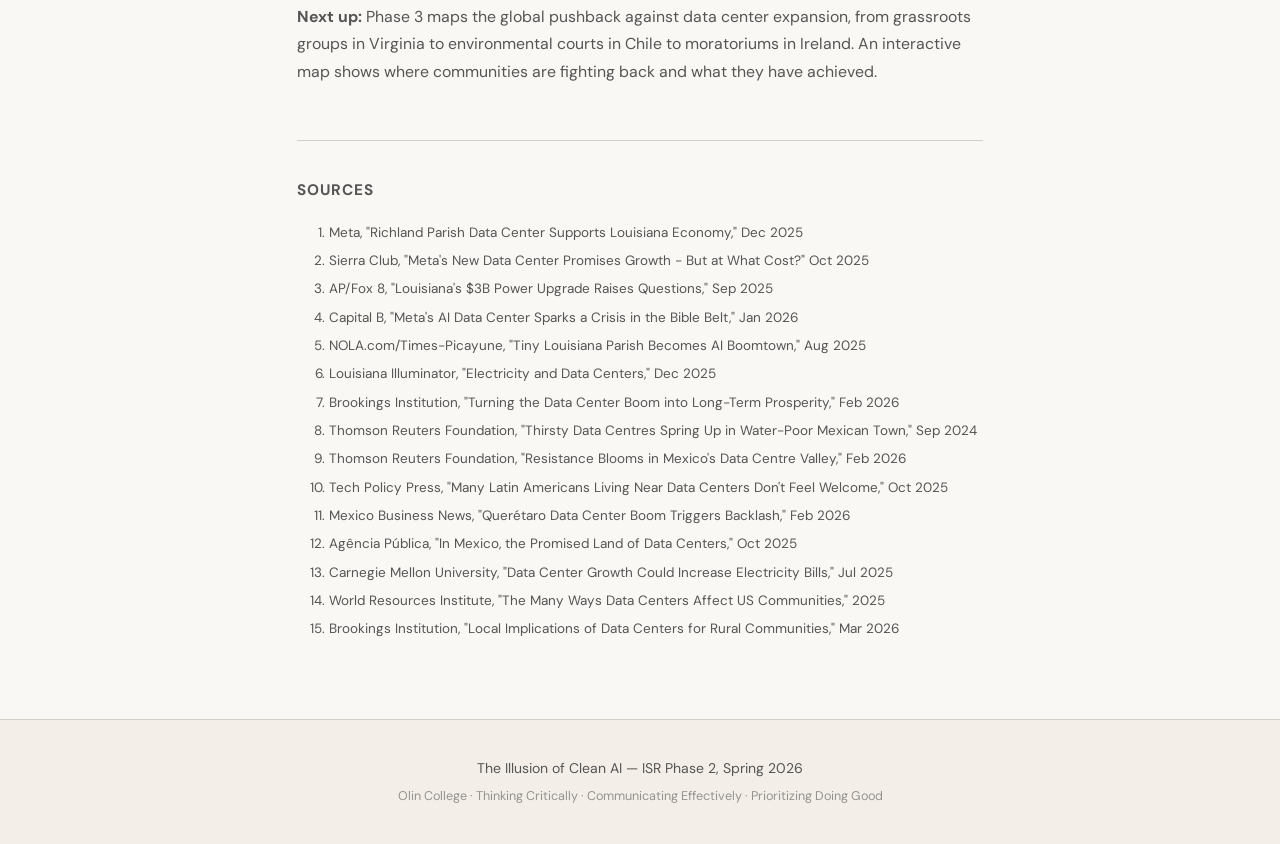
<file: phase2.html>
<!DOCTYPE html>
<html lang="en">
<head>
    <meta charset="UTF-8">
    <meta name="viewport" content="width=device-width, initial-scale=1.0">
    <title>The Illusion of Clean AI - Phase 2</title>
    <link href="https://fonts.googleapis.com/css2?family=Libre+Baskerville:ital,wght@0,400;0,700;1,400&family=DM+Sans:wght@400;500;600;700&family=JetBrains+Mono:wght@400;500&display=swap" rel="stylesheet">
    <link rel="stylesheet" href="style.css">
</head>
<body>
    <nav class="site-nav">
        <div class="nav-inner">
            <a href="index.html" class="nav-logo">The Illusion of Clean AI</a>
            <div class="nav-links">
                <a href="index.html">Phase 1: The Promise</a>
                <a href="phase1-5.html">Phase 1.5: The Labor</a>
                <a href="phase2.html" class="active">Phase 2: The Price</a>
                <a href="phase3.html">Phase 3: The Pushback</a>
                <a href="journal.html">Journal</a>
            </div>
        </div>
    </nav>

    <header class="hero">
        <div class="hero-inner">
            <div class="hero-label">Case Studies in Community Impact</div>
            <h1>The Price of Progress</h1>
            <p class="hero-subtitle">How AI infrastructure reshapes the places and people it touches</p>
            <div class="hero-meta">
                <span class="date">March 2026</span>
                <span class="sep">&middot;</span>
                <span class="read-time">16 min read</span>
            </div>
        </div>
    </header>

    <main class="content">
        <article class="post">

            <div class="lede">
                <p>In Phase 1, I looked at the gap between what Big Tech promises and what their own reports reveal. The numbers were damning on their own: emissions climbing, water use surging, lobbying dollars flowing to defeat the very regulations these companies claim to support.</p>
                <p>But numbers only tell part of the story. For Phase 2, I wanted to understand what this looks like on the ground, in real communities that are living through the arrival of a massive data center. I chose two places: Richland Parish, Louisiana, where Meta is building the largest data center in the Western Hemisphere, and Quer&eacute;taro, Mexico, where Microsoft, Google, and Amazon are transforming a drought-stricken farming region into what local officials call "the data center valley."</p>
                <p>Both stories share the same basic structure: a tech giant arrives with promises, a local government bends over backward to accommodate them, and the people who actually live there are left to figure out the consequences.</p>
            </div>

            <!-- CASE STUDY 1 -->
            <h2>Case Study 1: Richland Parish, Louisiana</h2>

            <p>Richland Parish is a farming community of about 20,000 people in northeastern Louisiana. It is one of the poorest parishes in the state. The area is known for cotton farming, and for generations, the telltale sign of arriving in the parish was white tufts of cotton clinging to fences and ditches along the road. That has changed.</p>

            <p>In December 2024, Meta announced it would build a $10 billion data center on 2,250 acres of former farmland between the towns of Rayville and Delhi. The facility, codenamed "Hyperion," will be Meta's largest anywhere in the world, covering roughly 4 million square feet. To put that in perspective, Mark Zuckerberg posted a comparison showing the campus overlaid on Manhattan. The post received over 50 million impressions.</p>

            <div class="stat-block">
                <div class="stat-number">$10B</div>
                <div class="stat-label">Meta's investment in the Richland Parish Hyperion data center, the largest single private-sector investment in Louisiana's history</div>
                <div class="stat-source"><a href="https://about.fb.com/news/2025/12/metas-richland-parish-data-center-supports-louisiana-economy-875-million-in-contracts/" target="_blank">Meta, Dec 2025</a></div>
            </div>

            <p>The promises were enormous. Meta projected 500+ direct jobs with salaries at least 150% of the state average, over 1,000 indirect jobs, $875 million in contracts with Louisiana businesses in the first year alone, $200 million in local infrastructure improvements, and community grants to local schools and nonprofits. Louisiana's Economic Development Secretary called it a project that would "revitalize one of our state's beautiful rural areas."</p>

            <p>While this announcement was designed to sound great to all the locals,here is another side to the story that draws parallels to some of the deceptive and corrupt practices that I loked at in the first phase.</p>

            <h3 class="subsection-head">The Energy Question</h3>

            <p>Hyperion will consume more electricity in a single day than the entire city of New Orleans at peak summer demand. To power it, Entergy Louisiana is building three new natural gas-fired power plants. The total cost of this new energy infrastructure exceeds $3 billion. Meta will pay the first half of a 30-year loan for the plants, but the remainder of the cost, plus $550 million for a new transmission line, will be covered by regional ratepayers according to reporting from Wired and the Louisiana Illuminator.</p>

            <div class="callout">
                <h4>Who Pays for the Power?</h4>
                <p>Meta and Entergy have claimed that the data center's electricity payments will cut customer costs and storm charges by about 10%, resulting in $650 million in savings over 15 years. But watchdog organizations and energy analysts have pointed out that this framing obscures the fact that residential customers may absorb significant infrastructure costs. The Sierra Club noted that the "full cost" Meta is paying is "tenuously defined," and that the long-term rate impacts remain unclear until the facility is actually operational, which is not expected until 2030.</p>
            </div>

            <p>Louisiana rewrote zoning laws and signed a sales tax exemption for data centers built before 2029 specifically to land this project. The state's governor, Jeff Landry, worked behind closed doors with Meta beginning in early 2024, well before any public announcement. Competitive bidding requirements were suspended, and the deal was fast-tracked at every level, showing just how much power Meta had over the local government.</p>

            <h3 class="subsection-head">What's Happening on the Ground</h3>

            <p>The changes in Richland Parish have arrived faster than anyone or any zoning plan could absorb. Delhi mayor Jesse Washington described it bluntly: the project is "bringing more workers than we have residents, and more trucks than we can count." By mid-2025, over 600 construction workers were already on site. At peak construction, Meta projects 5,000 to 6,000 workers. Delhi has a population of 2,600. This obviously puts upward pressure on resources that residents are already struggling to afford.</p>

            <div class="example-block">
                <h4>Housing Displacement</h4>
                <p>Since the announcement, land prices in the parish have doubled. More than a dozen low-income families were evicted from a trailer park whose owners are building housing for incoming Meta construction workers. Both Black and white families in trailer home parks have been displaced so higher-earning workers could move in. Mayor Washington confirmed these evictions, and a Capital B investigation documented the pattern in detail.</p>
            </div>

            <div class="example-block">
                <h4>Infrastructure Strain</h4>
                <p>Construction traffic has led to accidents on roads connecting the parish, some of them fatal, according to Delhi's mayor. "We're working every day on new sewer and water lines," Washington said. The parish's existing infrastructure was built for a small farming community, not for the largest private construction project in the state's history. While Meta has committed $200 million toward road and water system improvements, residents are living through the disruption now while the benefits remain years away.</p>
            </div>

            <div class="example-block">
                <h4>Water Concerns</h4>
                <p>The data center will require up to 5 million gallons of water per day for cooling. The site draws from the Mississippi River Alluvial Aquifer. While some local farmers are confident the aquifer will replenish fast enough, environmental researchers from Virginia Tech have warned that the surge in demand from rural data centers could strain the infrastructure needed to distribute water to residents. Meta has committed to "restoring 100% of water consumption" to local watersheds, but the mechanism for doing so does not actually include any direct action from them, and instead relies on third parties.</p>
            </div>

            <p>The story of Richland Parish is still unfolding. The data center will not be operational until 2030, and some of the promised benefits may eventually materialize. But the pattern is already clear: a community with limited resources and limited bargaining power is absorbing the full weight of a $10 billion construction project while the company and the state celebrate the investment on social media.</p>

            <p>A Brookings Institution report from February 2026 put it plainly: the standard model of data center development produces mostly short-term construction jobs and relatively little long-term, high-value employment. A project that generates 5,000 construction jobs may sustain only a few hundred permanent positions once built.</p>

            <!-- CASE STUDY 2 -->
            <h2>Case Study 2: Quer&eacute;taro, Mexico</h2>

            <p>If Richland Parish shows what happens when a single company overwhelms a small community, Quer&eacute;taro shows what happens when half of the industry descends on a region already in crisis.</p>

            <p>Since 2020, the central Mexican state of Quer&eacute;taro has attracted over $12 billion in data center investment from Microsoft, Google, Amazon, and others. The state is now home to at least 14 operational facilities, with permits issued for at least 20. Most are concentrated in two small municipalities: Col&oacute;n and El Marqu&eacute;s, both located near the state capital. Governor Mauricio Kuri has actively courted these investments, and Mexico's President Claudia Sheinbaum has promoted data center construction as essential for the country "to advance in artificial intelligence."</p>

            <p>The problem is that Col&oacute;n is a semi-arid municipality of about 65,000 people that has been suffering from drought for over two years. From April to July 2024, the drought was classified as "exceptional," the highest level of water scarcity. Dams are nearly empty. Farmers sell whatever scarce produce survives. Residents in some communities get water from the tap only three days a week.</p>

            <div class="stat-block">
                <div class="stat-number">24%</div>
                <div class="stat-label">Share of Col&oacute;n's public water allocation claimed by Microsoft's water concession for just one of its two data center units</div>
                <div class="stat-source"><a href="https://www.context.news/ai/thirsty-data-centres-spring-up-in-water-poor-mexican-town" target="_blank">Thomson Reuters Foundation, Sep 2024</a></div>
            </div>

            <p>Microsoft obtained a concession to extract 25 million liters of water per year from the Valle de San Juan del R&iacute;o aquifer for a single data center unit. That aquifer already has a deficit of 56.8 billion liters according to Mexico's National Water Commission (CONAGUA). When the state's Secretary for Sustainable Development was asked how much water was being allocated to all 20 data centers, he said he did not "have the data because it is not in my power to request it," and compared their consumption to what a restaurant uses in a month.</p>

            <p>Neither the companies building data centers nor the state government would disclose specific water usage figures to journalists. This opacity is a recurring theme across every data center case study I have looked at.</p>

            <h3 class="subsection-head">Broken Promises</h3>

            <p>In 2022, UN-Habitat announced that Microsoft would invest $3.9 million in 21 community projects in Col&oacute;n and El Marqu&eacute;s to "improve the quality of life of the communities near the data centres." The projects included improvements to parks, outdoor gyms, soccer fields, and public spaces.</p>

            <div class="callout">
                <h4>19 of 21 Projects Incomplete</h4>
                <p>When journalists from the Thomson Reuters Foundation visited the sites for all 21 projects in late 2025, they found that 19 remained unfinished. In La Esperanza, a Microsoft data center sits next to an abandoned outdoor gym and an unkempt soccer field that had been slated for improvement. A local coach reported that the field has been forgotten and no improvements have been made despite the promises. The accompanying needs assessment report from Microsoft's program did not even recommend investments to address the drought, which was identified as the community's primary challenge.</p>
            </div>

            <p>The jobs picture is similarly thin. While the CloudHQ project announced in September 2025 claims it will provide 900 permanent jobs, one specific data center facility in Mexico employed only 64 people as of 2025. Construction phases may bring 2,200 temporary positions, but permanent roles are often limited to security and cleaning staff.</p>

            <h3 class="subsection-head">"Digital Extractivism"</h3>

            <p>Researchers have described what is happening in Quer&eacute;taro as a form of "digital extractivism," a term that draws a parallel to the extraction of minerals and raw materials from the Global South to fuel economies elsewhere. The data centers serve global AI training workloads, but the water, energy, and land costs are borne locally.</p>

            <p>Sandra Garc&iacute;a, a 38-year-old factory worker in Col&oacute;n, opens her faucet and no water comes out. This has become normal. Meanwhile, data center campuses nearby are built with landscaping and filtered water. Mar&iacute;a Selva Ortiz of Friends of the Earth in Uruguay captured the sentiment shared across Latin America when she said: "We feel that foreign multinationals come to use our natural resources with no benefit to us."</p>

            <p>Mexico's federal environmental agency has yet to establish water-use caps for data centers. There is no specific legislation governing their resource consumption. In Chile, environmental courts intervened to force Google to switch cooling methods after community opposition, but in Mexico and many other countries, local governments lack the technical capacity to challenge corporate permits.</p>

            <!-- SECTION: PATTERNS -->
            <h2>The Patterns</h2>

            <p>Looking at these two case studies side by side, several patterns emerge that extend well beyond Richland Parish and Quer&eacute;taro.</p>

            <p><strong>Opacity by design.</strong> In both cases, the scale of resource consumption was either not disclosed or actively obscured. In Louisiana, the full cost allocation between Meta and ratepayers remains unclear. In Mexico, the state government could not or would not say how much water was allocated to data centers. NDAs between developers and local officials are widespread. A review of 31 Virginia municipalities with existing or proposed data centers found that 80% had NDAs in place.</p>

            <p><strong>Speed over scrutiny.</strong> Both projects were fast-tracked through regulatory processes designed to attract investment, not to protect communities. Louisiana rewrote zoning laws and suspended competitive bidding. Mexico has no specific legislation governing data center resource use. The federal government in the U.S. has similarly moved to streamline permitting by using categorical exclusions from the National Environmental Policy Act (NEPA), reducing opportunities for local input.</p>

            <p><strong>Construction boom, employment bust.</strong> The Brookings Institution documented a consistent pattern: data center projects that create thousands of construction jobs sustain only a few hundred permanent positions. Richland Parish may see 5,000 workers at peak construction but perhaps 500 permanent jobs. In Mexico, one facility employs 64 people. The economic benefit falls off a cliff once the center is built.</p>

            <p><strong>Costs are public, but benefits are private.</strong> The AI training workloads running inside these facilities serve a global market that ends up funnelling more money back into the industry. The water depletion, noise, traffic, displaced families, and strained infrastructure remain in the community. A Carnegie Mellon study from July 2025 projected that data center growth could increase electricity bills 8% nationally and as much as 25% in some regional markets.</p>

            <div class="stat-block">
                <div class="stat-number">25%</div>
                <div class="stat-label">Projected electricity bill increase in the hardest-hit regional markets due to data center energy demand</div>
                <div class="stat-source"><a href="https://www.cmu.edu/work-that-matters/energy-innovation/data-center-growth-could-increase-electricity-bills" target="_blank">Carnegie Mellon University, Jul 2025</a></div>
            </div>

            <!-- CONCLUSION -->
            <h2>My Takeaway</h2>

            <p>Before starting this research, I understood conceptually that data centers had local impacts. What I did not fully appreciate was how deliberate the information asymmetry is. The opacity around water use, the NDAs with local officials, the fast-tracked permits, the framing of infrastructure costs as "customer savings" rather than cost-shifting: all of it seems to go directly against all the ethics these companies claim to care about on social media, and instead seek to move in silence before locals have a chance to react.</p>
            <div class="post-footer">
                <p><strong>Next up:</strong> Phase 3 maps the global pushback against data center expansion, from grassroots groups in Virginia to environmental courts in Chile to moratoriums in Ireland. An interactive map shows where communities are fighting back and what they have achieved.</p>
            </div>

            <div class="sources-section">
                <h3>Sources</h3>
                <ol class="sources-list">
                    <li><a href="https://about.fb.com/news/2025/12/metas-richland-parish-data-center-supports-louisiana-economy-875-million-in-contracts/" target="_blank">Meta, "Richland Parish Data Center Supports Louisiana Economy," Dec 2025</a></li>
                    <li><a href="https://www.sierraclub.org/sierra/rural-louisiana-meta-s-new-data-center-promises-growth-what-cost" target="_blank">Sierra Club, "Meta's New Data Center Promises Growth - But at What Cost?" Oct 2025</a></li>
                    <li><a href="https://www.fox8live.com/2025/09/25/louisianas-3b-power-upgrade-meta-project-raises-questions-about-who-should-foot-bill/" target="_blank">AP/Fox 8, "Louisiana's $3B Power Upgrade Raises Questions," Sep 2025</a></li>
                    <li><a href="https://capitalbnews.org/meta-richland-parish-ai-data-center/" target="_blank">Capital B, "Meta's AI Data Center Sparks a Crisis in the Bible Belt," Jan 2026</a></li>
                    <li><a href="https://www.nola.com/news/business/meta-louisiana-ai-data-center/article_77f553ff-c272-4e6c-a775-60bbbee0b065.html" target="_blank">NOLA.com/Times-Picayune, "Tiny Louisiana Parish Becomes AI Boomtown," Aug 2025</a></li>
                    <li><a href="https://lailluminator.com/2025/12/19/electricity-data-centers/" target="_blank">Louisiana Illuminator, "Electricity and Data Centers," Dec 2025</a></li>
                    <li><a href="https://www.brookings.edu/articles/turning-the-data-center-boom-into-long-term-local-prosperity/" target="_blank">Brookings Institution, "Turning the Data Center Boom into Long-Term Prosperity," Feb 2026</a></li>
                    <li><a href="https://www.context.news/ai/thirsty-data-centres-spring-up-in-water-poor-mexican-town" target="_blank">Thomson Reuters Foundation, "Thirsty Data Centres Spring Up in Water-Poor Mexican Town," Sep 2024</a></li>
                    <li><a href="https://www.context.news/ai/long-read/resistance-blooms-in-mexicos-data-centre-valley" target="_blank">Thomson Reuters Foundation, "Resistance Blooms in Mexico's Data Centre Valley," Feb 2026</a></li>
                    <li><a href="https://www.techpolicy.press/many-latin-americans-living-near-data-centers-do-not-feel-welcome-in-the-future/" target="_blank">Tech Policy Press, "Many Latin Americans Living Near Data Centers Don't Feel Welcome," Oct 2025</a></li>
                    <li><a href="https://mexicobusiness.news/cloudanddata/news/queretaro-data-center-boom-triggers-water-power-backlash" target="_blank">Mexico Business News, "Quer&eacute;taro Data Center Boom Triggers Backlash," Feb 2026</a></li>
                    <li><a href="https://apublica.org/2025/10/the-promised-land-of-data-centers/" target="_blank">Ag&ecirc;ncia P&uacute;blica, "In Mexico, the Promised Land of Data Centers," Oct 2025</a></li>
                    <li><a href="https://www.cmu.edu/work-that-matters/energy-innovation/data-center-growth-could-increase-electricity-bills" target="_blank">Carnegie Mellon University, "Data Center Growth Could Increase Electricity Bills," Jul 2025</a></li>
                    <li><a href="https://www.wri.org/insights/us-data-center-growth-impacts" target="_blank">World Resources Institute, "The Many Ways Data Centers Affect US Communities," 2025</a></li>
                    <li><a href="https://www.brookings.edu/articles/local-implications-data-centers-rural-communities-us/" target="_blank">Brookings Institution, "Local Implications of Data Centers for Rural Communities," Mar 2026</a></li>
                </ol>
            </div>

        </article>
    </main>

    <footer class="site-footer">
        <div class="footer-inner">
            <p>The Illusion of Clean AI &mdash; ISR Phase 2, Spring 2026</p>
            <p class="footer-sub">Olin College &middot; Thinking Critically &middot; Communicating Effectively &middot; Prioritizing Doing Good</p>
        </div>
    </footer>
</body>
</html>
</file>
<file: style.css>
/* ============================
   THE ILLUSION OF CLEAN AI
   Editorial blog stylesheet
   ============================ */

:root {
    --bg: #faf8f5;
    --bg-warm: #f3efe8;
    --text: #1a1a1a;
    --text-secondary: #555;
    --accent: #c0392b;
    --accent-dark: #962d22;
    --border: #d4cfc7;
    --card-bg: #fff;
    --code-bg: #f0ece4;
    --serif: 'Libre Baskerville', Georgia, serif;
    --sans: 'DM Sans', -apple-system, sans-serif;
    --mono: 'JetBrains Mono', monospace;
    --max-width: 740px;
    --wide-width: 860px;
}

*, *::before, *::after {
    margin: 0;
    padding: 0;
    box-sizing: border-box;
}

html {
    font-size: 18px;
    scroll-behavior: smooth;
}

body {
    font-family: var(--serif);
    background: var(--bg);
    color: var(--text);
    line-height: 1.75;
    -webkit-font-smoothing: antialiased;
}

a {
    color: var(--accent);
    text-decoration: none;
    transition: color 0.2s;
}

a:hover {
    color: var(--accent-dark);
    text-decoration: underline;
}

/* ============================
   NAVIGATION
   ============================ */

.site-nav {
    position: sticky;
    top: 0;
    z-index: 100;
    background: rgba(250, 248, 245, 0.92);
    backdrop-filter: blur(12px);
    border-bottom: 1px solid var(--border);
}

.nav-inner {
    max-width: var(--wide-width);
    margin: 0 auto;
    padding: 0.8rem 1.5rem;
    display: flex;
    justify-content: space-between;
    align-items: center;
}

.nav-logo {
    font-family: var(--sans);
    font-weight: 700;
    font-size: 0.85rem;
    letter-spacing: 0.08em;
    text-transform: uppercase;
    color: var(--text);
}

.nav-logo:hover {
    color: var(--accent);
    text-decoration: none;
}

.nav-links {
    display: flex;
    gap: 1.5rem;
}

.nav-links a {
    font-family: var(--sans);
    font-size: 0.78rem;
    font-weight: 500;
    color: var(--text-secondary);
    letter-spacing: 0.02em;
}

.nav-links a.active {
    color: var(--accent);
}

.nav-links a:hover {
    color: var(--accent);
    text-decoration: none;
}

/* ============================
   HERO
   ============================ */

.hero, .journal-hero {
    padding: 5rem 1.5rem 3.5rem;
    text-align: center;
    border-bottom: 1px solid var(--border);
    background: linear-gradient(180deg, var(--bg-warm) 0%, var(--bg) 100%);
}

.hero-inner {
    max-width: var(--max-width);
    margin: 0 auto;
}

.hero-label {
    font-family: var(--sans);
    font-size: 0.72rem;
    font-weight: 600;
    letter-spacing: 0.15em;
    text-transform: uppercase;
    color: var(--accent);
    margin-bottom: 1.2rem;
}

.hero h1 {
    font-family: var(--serif);
    font-size: 3rem;
    font-weight: 700;
    line-height: 1.15;
    margin-bottom: 0.8rem;
    color: var(--text);
}

.hero-subtitle {
    font-family: var(--serif);
    font-style: italic;
    font-size: 1.15rem;
    color: var(--text-secondary);
    margin-bottom: 1.5rem;
}

.hero-meta {
    font-family: var(--sans);
    font-size: 0.78rem;
    color: var(--text-secondary);
    display: flex;
    justify-content: center;
    align-items: center;
    gap: 0.5rem;
}

.hero-meta .sep {
    opacity: 0.4;
}

.journal-hero h1 {
    font-size: 2.6rem;
}

.journal-hero .hero-subtitle {
    max-width: 560px;
    margin-left: auto;
    margin-right: auto;
}

/* ============================
   CONTENT
   ============================ */

.content {
    max-width: var(--max-width);
    margin: 0 auto;
    padding: 0 1.5rem;
}

.post {
    padding: 3rem 0 4rem;
}

.post p {
    margin-bottom: 1.4rem;
}

.post h2 {
    font-family: var(--sans);
    font-size: 1.5rem;
    font-weight: 700;
    margin-top: 3.5rem;
    margin-bottom: 1.2rem;
    padding-top: 2rem;
    border-top: 2px solid var(--border);
    color: var(--text);
}

.post h2:first-of-type {
    margin-top: 0;
    padding-top: 0;
    border-top: none;
}

/* Subsection heads (h3 within articles) */
.subsection-head {
    font-family: var(--sans);
    font-size: 1rem;
    font-weight: 700;
    margin-top: 2rem;
    margin-bottom: 0.8rem;
    color: var(--text);
    border: none;
    padding: 0;
}

/* Lede */
.lede {
    font-size: 1.05rem;
    margin-bottom: 2.5rem;
    padding-bottom: 2rem;
    border-bottom: 1px solid var(--border);
}

.lede p:last-child {
    margin-bottom: 0;
}

/* ============================
   COMPANY CARDS
   ============================ */

.company-card {
    background: var(--card-bg);
    border: 1px solid var(--border);
    border-radius: 6px;
    padding: 1.4rem 1.6rem;
    margin: 1.4rem 0;
}

.company-card h3 {
    font-family: var(--sans);
    font-size: 0.85rem;
    font-weight: 700;
    letter-spacing: 0.06em;
    text-transform: uppercase;
    color: var(--accent);
    margin-bottom: 0.5rem;
}

.company-card p {
    font-size: 0.92rem;
    line-height: 1.65;
    margin-bottom: 0.7rem;
}

.company-card p:last-child {
    margin-bottom: 0;
}

.company-card strong {
    color: var(--text);
}

.company-card sup a {
    font-family: var(--sans);
    font-size: 0.65rem;
}

/* ============================
   STAT BLOCKS
   ============================ */

.stat-block {
    background: var(--text);
    color: var(--bg);
    border-radius: 6px;
    padding: 1.6rem 1.8rem;
    margin: 2rem 0;
    text-align: center;
}

.stat-number {
    font-family: var(--sans);
    font-size: 2.8rem;
    font-weight: 700;
    line-height: 1.1;
    margin-bottom: 0.4rem;
    color: #fff;
}

.stat-label {
    font-family: var(--sans);
    font-size: 0.82rem;
    font-weight: 400;
    line-height: 1.5;
    color: rgba(255, 255, 255, 0.75);
    max-width: 480px;
    margin: 0 auto 0.6rem;
}

.stat-source {
    font-family: var(--sans);
    font-size: 0.68rem;
}

.stat-source a {
    color: rgba(255, 255, 255, 0.5);
}

.stat-source a:hover {
    color: rgba(255, 255, 255, 0.8);
}

/* ============================
   CALLOUT BOX
   ============================ */

.callout {
    background: #fdf2f0;
    border-left: 4px solid var(--accent);
    border-radius: 0 6px 6px 0;
    padding: 1.5rem 1.6rem;
    margin: 2rem 0;
}

.callout h4 {
    font-family: var(--sans);
    font-size: 0.9rem;
    font-weight: 700;
    color: var(--accent);
    margin-bottom: 0.6rem;
}

.callout p {
    font-size: 0.92rem;
    line-height: 1.65;
}

.callout sup a {
    font-family: var(--sans);
    font-size: 0.65rem;
}

/* ============================
   EXAMPLE BLOCKS (state examples)
   ============================ */

.example-block {
    background: var(--card-bg);
    border: 1px solid var(--border);
    border-radius: 6px;
    padding: 1.3rem 1.5rem;
    margin: 1.2rem 0;
}

.example-block h4 {
    font-family: var(--sans);
    font-size: 0.82rem;
    font-weight: 700;
    letter-spacing: 0.06em;
    text-transform: uppercase;
    color: var(--accent);
    margin-bottom: 0.4rem;
}

.example-block p {
    font-size: 0.92rem;
    line-height: 1.65;
    margin-bottom: 0;
}

.example-block sup a {
    font-family: var(--sans);
    font-size: 0.65rem;
}

/* ============================
   PULLQUOTE
   ============================ */

.pullquote {
    font-family: var(--serif);
    font-style: italic;
    font-size: 1.2rem;
    line-height: 1.55;
    color: var(--text);
    padding: 1.5rem 0 1.5rem 1.8rem;
    margin: 2rem 0;
    border-left: 3px solid var(--accent);
}

.pullquote cite {
    display: block;
    font-family: var(--sans);
    font-style: normal;
    font-size: 0.75rem;
    font-weight: 500;
    color: var(--text-secondary);
    margin-top: 0.8rem;
}

/* ============================
   POST FOOTER
   ============================ */

.post-footer {
    margin-top: 3rem;
    padding-top: 2rem;
    border-top: 2px solid var(--border);
}

.post-footer p {
    font-family: var(--sans);
    font-size: 0.88rem;
    color: var(--text-secondary);
}

.next-link {
    font-family: var(--sans);
    font-weight: 600;
    font-size: 0.88rem;
}

/* ============================
   SOURCES
   ============================ */

.sources-section {
    margin-top: 3rem;
    padding-top: 2rem;
    border-top: 1px solid var(--border);
}

.sources-section h3 {
    font-family: var(--sans);
    font-size: 0.85rem;
    font-weight: 700;
    letter-spacing: 0.06em;
    text-transform: uppercase;
    color: var(--text-secondary);
    margin-bottom: 1rem;
}

.sources-list {
    font-family: var(--sans);
    font-size: 0.75rem;
    line-height: 1.7;
    color: var(--text-secondary);
    padding-left: 1.8rem;
}

.sources-list li {
    margin-bottom: 0.3rem;
}

.sources-list a {
    color: var(--text-secondary);
}

.sources-list a:hover {
    color: var(--accent);
}

/* Superscript links in body text */
sup a {
    font-family: var(--sans);
    font-size: 0.65rem;
    font-weight: 600;
}

/* ============================
   JOURNAL ENTRIES
   ============================ */

.journal-entry {
    padding: 3rem 0;
    border-bottom: 1px solid var(--border);
}

.journal-entry:last-of-type {
    border-bottom: none;
}

.journal-date {
    display: flex;
    align-items: baseline;
    gap: 0.8rem;
    margin-bottom: 1rem;
}

.journal-number {
    font-family: var(--sans);
    font-size: 2.4rem;
    font-weight: 700;
    color: var(--accent);
    line-height: 1;
}

.journal-date-text {
    font-family: var(--sans);
    font-size: 0.78rem;
    font-weight: 500;
    color: var(--text-secondary);
    letter-spacing: 0.04em;
    text-transform: uppercase;
}

.journal-entry h2 {
    font-family: var(--serif);
    font-size: 1.35rem;
    font-weight: 700;
    line-height: 1.35;
    margin-bottom: 1.2rem;
    color: var(--text);
    border: none;
    padding: 0;
    margin-top: 0;
}

.journal-entry p {
    margin-bottom: 1.2rem;
    font-size: 0.95rem;
}

.journal-entry p:last-child {
    margin-bottom: 0;
}

.journal-entry em {
    font-style: italic;
}

.journal-footer {
    padding: 2rem 0 4rem;
}

/* ============================
   FOOTER
   ============================ */

.site-footer {
    border-top: 1px solid var(--border);
    background: var(--bg-warm);
    padding: 2rem 1.5rem;
    text-align: center;
}

.footer-inner p {
    font-family: var(--sans);
    font-size: 0.78rem;
    color: var(--text-secondary);
}

.footer-sub {
    font-size: 0.7rem !important;
    margin-top: 0.3rem;
    opacity: 0.6;
}

/* ============================
   RESPONSIVE
   ============================ */

@media (max-width: 640px) {
    html {
        font-size: 16px;
    }

    .hero h1, .journal-hero h1 {
        font-size: 2.2rem;
    }

    .hero {
        padding: 3rem 1.2rem 2.5rem;
    }

    .nav-inner {
        flex-direction: column;
        gap: 0.5rem;
    }

    .nav-links {
        gap: 1rem;
    }

    .stat-number {
        font-size: 2.2rem;
    }

    .company-card,
    .callout,
    .example-block {
        padding: 1.1rem 1.2rem;
    }

    .pullquote {
        font-size: 1.05rem;
        padding-left: 1.2rem;
    }
}
</file>
